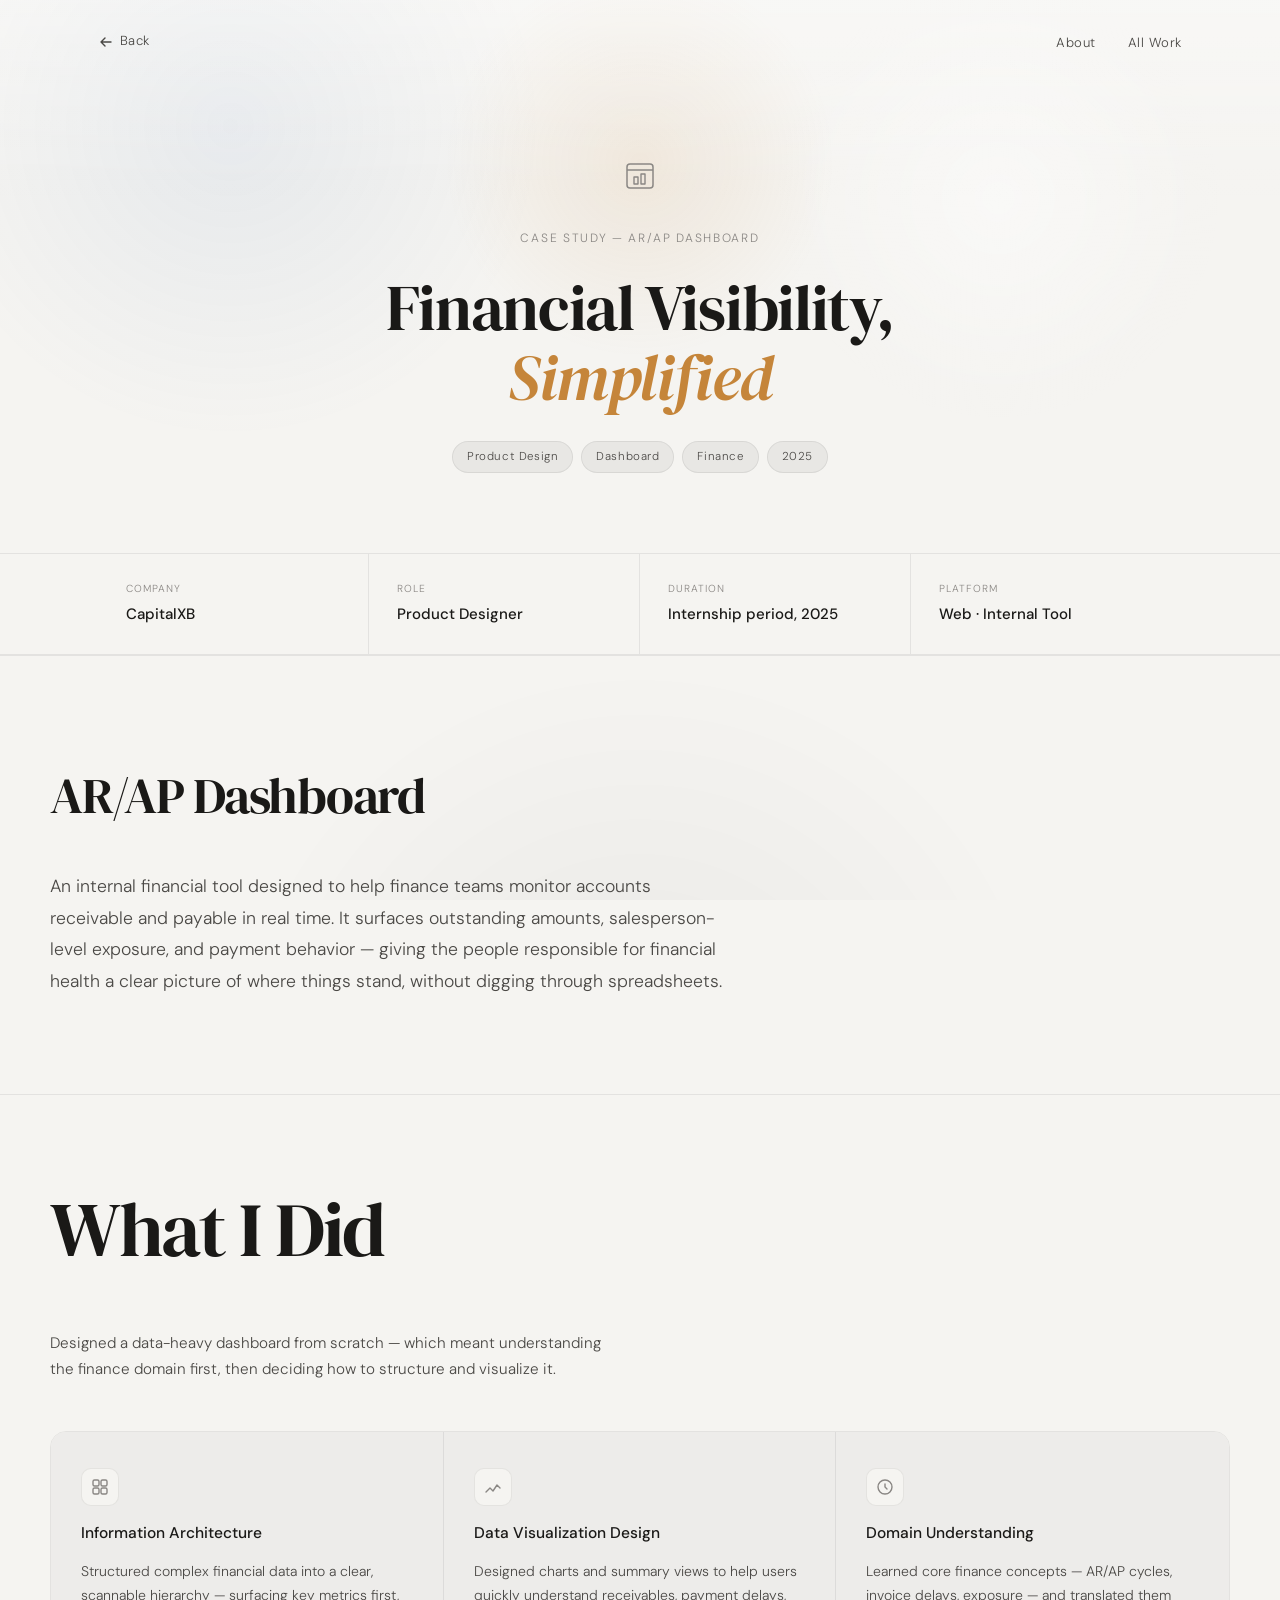
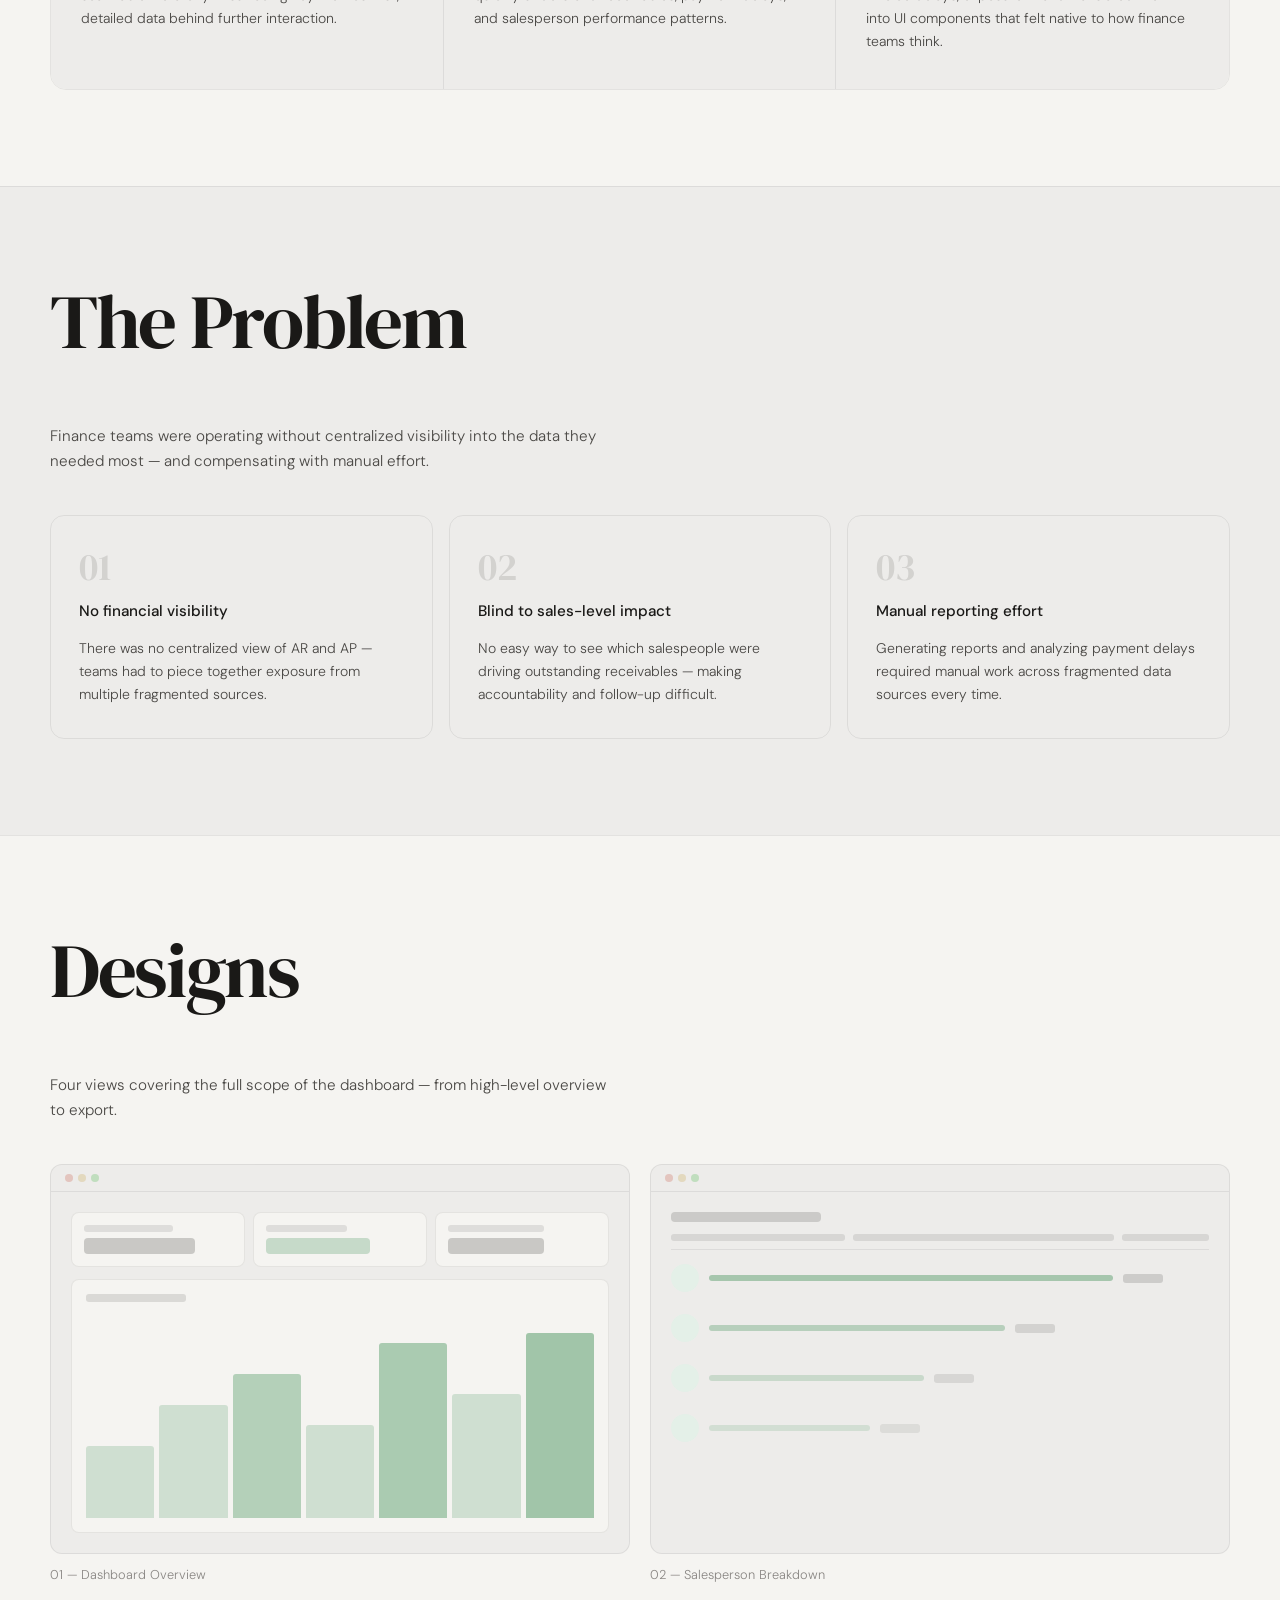
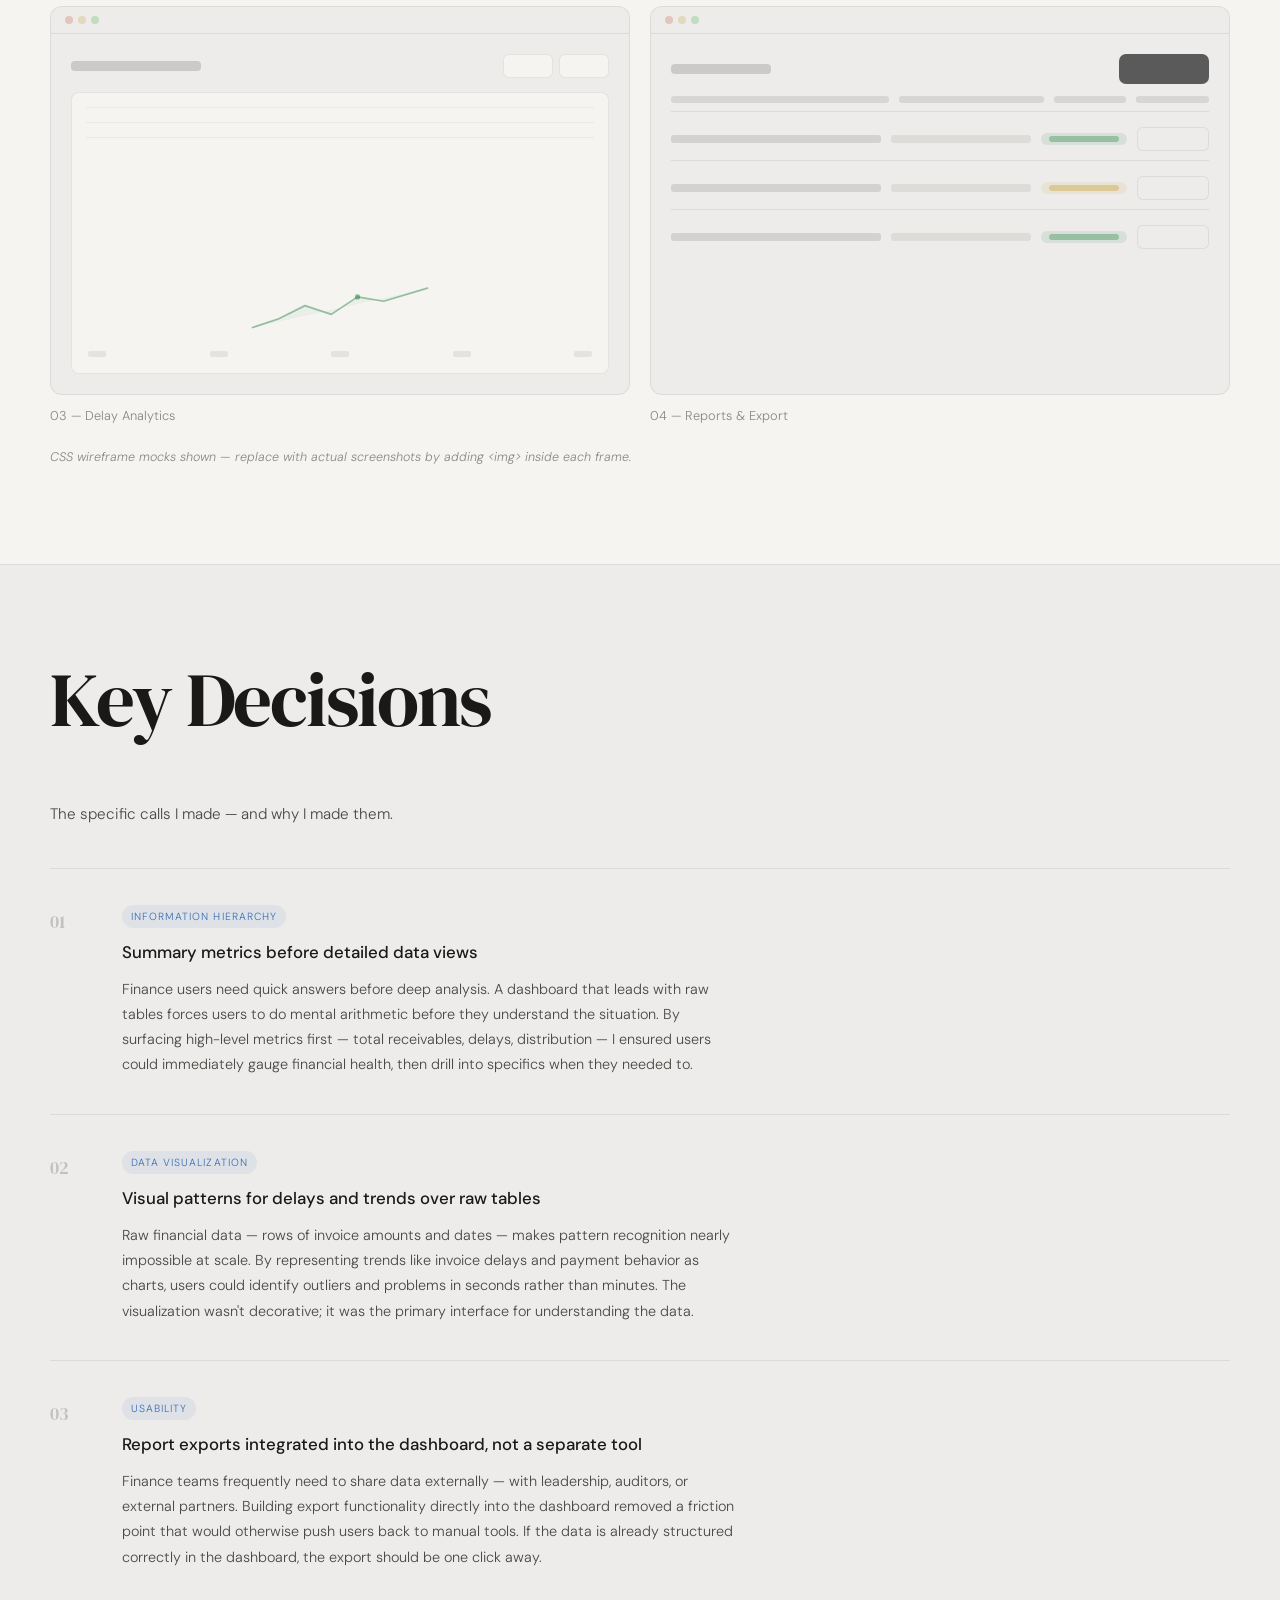
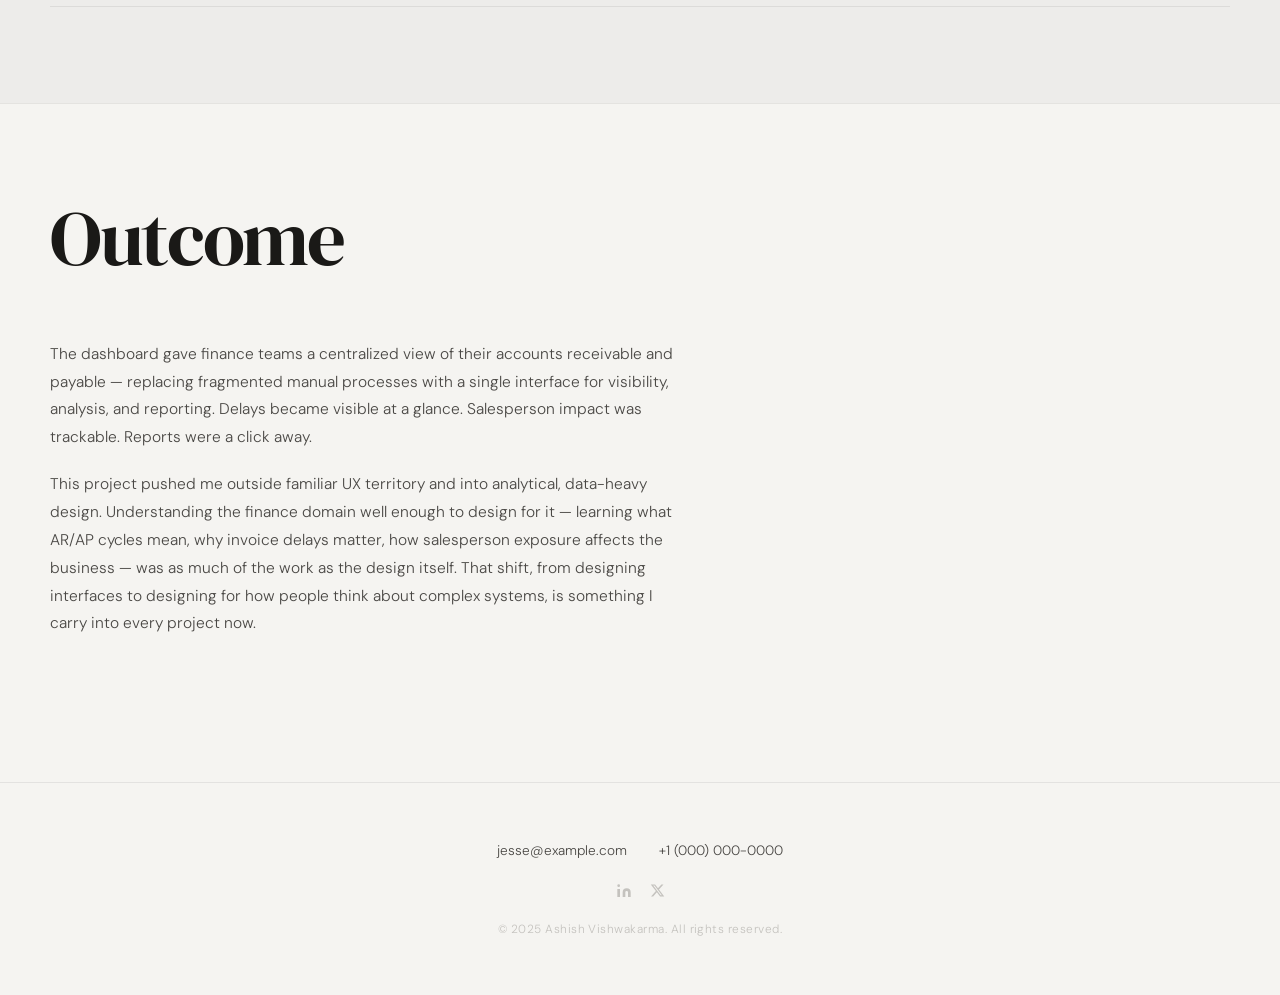
<file: arap.html>
<!DOCTYPE html>
<html lang="en">
<head>
  <meta charset="UTF-8" />
  <meta name="viewport" content="width=device-width, initial-scale=1.0" />
  <title>AR/AP Dashboard — Case Study</title>
  <link rel="stylesheet" href="styles.css" />
  <link rel="preconnect" href="https://fonts.googleapis.com">
  <link rel="preconnect" href="https://fonts.gstatic.com" crossorigin>
  <link href="https://fonts.googleapis.com/css2?family=DM+Serif+Display:ital@0;1&family=DM+Sans:ital,opsz,wght@0,9..40,300;0,9..40,400;0,9..40,500;1,9..40,300&display=swap" rel="stylesheet">
</head>
<body class="case-study-page">

  <!-- ==================== NAV ==================== -->
  <nav class="nav" aria-label="Main navigation">
    <div class="nav-inner">
      <a href="index.html" class="nav-back" aria-label="Back to portfolio">
        <svg width="16" height="16" viewBox="0 0 16 16" fill="none" aria-hidden="true"><path d="M13 8H3M7 4L3 8l4 4" stroke="currentColor" stroke-width="1.4" stroke-linecap="round" stroke-linejoin="round"/></svg>
        Back
      </a>
      <ul class="nav-links">
        <li><a href="index.html#about">About</a></li>
        <li><a href="index.html#work">All Work</a></li>
      </ul>
    </div>
  </nav>

  <!-- ==================== HERO ==================== -->
  <section class="cs-hero">
    <div class="cs-hero-inner">
      <div class="cs-icon reveal">
        <svg width="32" height="32" viewBox="0 0 32 32" fill="none">
          <rect x="3" y="4" width="26" height="24" rx="3" stroke="currentColor" stroke-width="1.5"/>
          <path d="M3 10h26" stroke="currentColor" stroke-width="1.5"/>
          <path d="M10 17h4v7h-4zM17 14h4v10h-4z" stroke="currentColor" stroke-width="1.4" stroke-linejoin="round"/>
        </svg>
      </div>
      <p class="cs-label reveal">Case Study — AR/AP Dashboard</p>
      <h1 class="cs-headline reveal">Financial Visibility,<br><em>Simplified</em></h1>
      <div class="cs-tags reveal">
        <span>Product Design</span>
        <span>Dashboard</span>
        <span>Finance</span>
        <span>2025</span>
      </div>
    </div>
  </section>

  <!-- ==================== CONTEXT STRIP ==================== -->
  <div class="cs-context reveal">
    <div class="cs-context-inner">
      <div class="cs-context-item">
        <span class="cs-context-label">Company</span>
        <span class="cs-context-value">CapitalXB</span>
      </div>
      <div class="cs-context-item">
        <span class="cs-context-label">Role</span>
        <span class="cs-context-value">Product Designer</span>
      </div>
      <div class="cs-context-item">
        <span class="cs-context-label">Duration</span>
        <span class="cs-context-value">Internship period, 2025</span>
      </div>
      <div class="cs-context-item">
        <span class="cs-context-label">Platform</span>
        <span class="cs-context-value">Web · Internal Tool</span>
      </div>
    </div>
  </div>

  <!-- ==================== OVERVIEW ==================== -->
  <section class="cs-section cs-overview">
    <div class="cs-section-inner reveal">
      <h2 class="cs-section-title-big">AR/AP Dashboard</h2>
      <p class="cs-overview-body">An internal financial tool designed to help finance teams monitor accounts receivable and payable in real time. It surfaces outstanding amounts, salesperson-level exposure, and payment behavior — giving the people responsible for financial health a clear picture of where things stand, without digging through spreadsheets.</p>
    </div>
  </section>

  <!-- ==================== WHAT I DID ==================== -->
  <section class="cs-section">
    <div class="cs-section-inner">
      <h2 class="cs-editorial-heading reveal">What I Did</h2>
      <p style="margin-top:12px;font-family:var(--font-sans);font-size:0.95rem;color:var(--ink-mid);max-width:560px;line-height:1.7;" class="reveal">Designed a data-heavy dashboard from scratch — which meant understanding the finance domain first, then deciding how to structure and visualize it.</p>
      <div class="cs-contrib-grid reveal">
        <div class="cs-contrib-item">
          <div class="cs-contrib-icon">
            <svg width="18" height="18" viewBox="0 0 18 18" fill="none"><rect x="2" y="2" width="6" height="6" rx="1.5" stroke="currentColor" stroke-width="1.4"/><rect x="10" y="2" width="6" height="6" rx="1.5" stroke="currentColor" stroke-width="1.4"/><rect x="2" y="10" width="6" height="6" rx="1.5" stroke="currentColor" stroke-width="1.4"/><rect x="10" y="10" width="6" height="6" rx="1.5" stroke="currentColor" stroke-width="1.4"/></svg>
          </div>
          <h4>Information Architecture</h4>
          <p>Structured complex financial data into a clear, scannable hierarchy — surfacing key metrics first, detailed data behind further interaction.</p>
        </div>
        <div class="cs-contrib-item">
          <div class="cs-contrib-icon">
            <svg width="18" height="18" viewBox="0 0 18 18" fill="none"><path d="M2 14l4-4 3 3 4-6 3 3" stroke="currentColor" stroke-width="1.4" stroke-linecap="round" stroke-linejoin="round"/></svg>
          </div>
          <h4>Data Visualization Design</h4>
          <p>Designed charts and summary views to help users quickly understand receivables, payment delays, and salesperson performance patterns.</p>
        </div>
        <div class="cs-contrib-item">
          <div class="cs-contrib-icon">
            <svg width="18" height="18" viewBox="0 0 18 18" fill="none"><circle cx="9" cy="9" r="7" stroke="currentColor" stroke-width="1.4"/><path d="M9 6v3l2 2" stroke="currentColor" stroke-width="1.4" stroke-linecap="round"/></svg>
          </div>
          <h4>Domain Understanding</h4>
          <p>Learned core finance concepts — AR/AP cycles, invoice delays, exposure — and translated them into UI components that felt native to how finance teams think.</p>
        </div>
      </div>
    </div>
  </section>

  <!-- ==================== THE PROBLEM ==================== -->
  <section class="cs-section" style="background: var(--bg-card);">
    <div class="cs-section-inner">
      <h2 class="cs-editorial-heading reveal">The Problem</h2>
      <p style="margin-top:14px;font-family:var(--font-sans);font-size:0.95rem;color:var(--ink-mid);max-width:560px;line-height:1.7;" class="reveal">Finance teams were operating without centralized visibility into the data they needed most — and compensating with manual effort.</p>
      <div class="cs-pain-grid reveal">
        <div class="cs-pain-card">
          <span class="cs-pain-num">01</span>
          <h4>No financial visibility</h4>
          <p>There was no centralized view of AR and AP — teams had to piece together exposure from multiple fragmented sources.</p>
        </div>
        <div class="cs-pain-card">
          <span class="cs-pain-num">02</span>
          <h4>Blind to sales-level impact</h4>
          <p>No easy way to see which salespeople were driving outstanding receivables — making accountability and follow-up difficult.</p>
        </div>
        <div class="cs-pain-card">
          <span class="cs-pain-num">03</span>
          <h4>Manual reporting effort</h4>
          <p>Generating reports and analyzing payment delays required manual work across fragmented data sources every time.</p>
        </div>
      </div>
    </div>
  </section>

  <!-- ==================== DESIGN SHOWCASE ==================== -->
  <section class="cs-section">
    <div class="cs-section-inner">
      <h2 class="cs-editorial-heading reveal">Designs</h2>
      <p style="margin-top:14px;font-family:var(--font-sans);font-size:0.95rem;color:var(--ink-mid);max-width:560px;line-height:1.7;" class="reveal">Four views covering the full scope of the dashboard — from high-level overview to export.</p>

      <div class="cs-showcase-grid reveal">

        <!-- Screen 1: Dashboard Overview -->
        <div class="cs-showcase-frame">
          <div class="cs-showcase-chrome"><span></span><span></span><span></span></div>
          <div class="cs-showcase-img">
            <!-- Replace with: <img src="your-screenshot.png" alt="Dashboard Overview"> -->
            <div style="height:100%;padding:20px;display:flex;flex-direction:column;gap:12px;">
              <div style="display:grid;grid-template-columns:repeat(3,1fr);gap:8px;">
                <div style="padding:12px;background:var(--bg);border-radius:8px;border:1px solid var(--border);display:flex;flex-direction:column;gap:6px;">
                  <div style="height:7px;width:60%;background:rgba(26,25,23,0.1);border-radius:3px;"></div>
                  <div style="height:16px;width:75%;background:rgba(26,25,23,0.2);border-radius:4px;"></div>
                </div>
                <div style="padding:12px;background:var(--bg);border-radius:8px;border:1px solid var(--border);display:flex;flex-direction:column;gap:6px;">
                  <div style="height:7px;width:55%;background:rgba(26,25,23,0.1);border-radius:3px;"></div>
                  <div style="height:16px;width:70%;background:rgba(58,140,80,0.25);border-radius:4px;"></div>
                </div>
                <div style="padding:12px;background:var(--bg);border-radius:8px;border:1px solid var(--border);display:flex;flex-direction:column;gap:6px;">
                  <div style="height:7px;width:65%;background:rgba(26,25,23,0.1);border-radius:3px;"></div>
                  <div style="height:16px;width:65%;background:rgba(26,25,23,0.2);border-radius:4px;"></div>
                </div>
              </div>
              <div style="flex:1;background:var(--bg);border-radius:8px;border:1px solid var(--border);padding:14px;display:flex;flex-direction:column;gap:10px;">
                <div style="height:8px;width:100px;background:rgba(26,25,23,0.12);border-radius:3px;"></div>
                <div style="flex:1;display:flex;align-items:flex-end;gap:5px;">
                  <div style="flex:1;height:35%;background:rgba(58,140,80,0.2);border-radius:3px 3px 0 0;"></div>
                  <div style="flex:1;height:55%;background:rgba(58,140,80,0.2);border-radius:3px 3px 0 0;"></div>
                  <div style="flex:1;height:70%;background:rgba(58,140,80,0.35);border-radius:3px 3px 0 0;"></div>
                  <div style="flex:1;height:45%;background:rgba(58,140,80,0.2);border-radius:3px 3px 0 0;"></div>
                  <div style="flex:1;height:85%;background:rgba(58,140,80,0.4);border-radius:3px 3px 0 0;"></div>
                  <div style="flex:1;height:60%;background:rgba(58,140,80,0.2);border-radius:3px 3px 0 0;"></div>
                  <div style="flex:1;height:90%;background:rgba(58,140,80,0.45);border-radius:3px 3px 0 0;"></div>
                </div>
              </div>
            </div>
          </div>
          <p class="cs-showcase-caption">01 — Dashboard Overview</p>
        </div>

        <!-- Screen 2: Salesperson Breakdown -->
        <div class="cs-showcase-frame">
          <div class="cs-showcase-chrome"><span></span><span></span><span></span></div>
          <div class="cs-showcase-img">
            <!-- Replace with: <img src="your-screenshot.png" alt="Salesperson Breakdown"> -->
            <div style="height:100%;padding:20px;display:flex;flex-direction:column;gap:12px;">
              <div style="height:10px;width:150px;background:rgba(26,25,23,0.16);border-radius:4px;"></div>
              <div style="display:flex;flex-direction:column;gap:6px;flex:1;">
                <div style="display:flex;gap:8px;padding:0 0 8px;border-bottom:1px solid var(--border);">
                  <div style="flex:2;height:7px;background:rgba(26,25,23,0.1);border-radius:3px;"></div>
                  <div style="flex:3;height:7px;background:rgba(26,25,23,0.1);border-radius:3px;"></div>
                  <div style="flex:1;height:7px;background:rgba(26,25,23,0.1);border-radius:3px;"></div>
                </div>
                <div style="display:flex;align-items:center;gap:10px;padding:8px 0;">
                  <div style="width:28px;height:28px;border-radius:50%;background:#e4f0e8;flex-shrink:0;"></div>
                  <div style="flex:1;height:6px;background:rgba(58,140,80,0.4);border-radius:3px;max-width:75%;"></div>
                  <div style="width:40px;height:9px;background:rgba(26,25,23,0.15);border-radius:3px;flex-shrink:0;"></div>
                </div>
                <div style="display:flex;align-items:center;gap:10px;padding:8px 0;">
                  <div style="width:28px;height:28px;border-radius:50%;background:#e4f0e8;flex-shrink:0;"></div>
                  <div style="flex:1;height:6px;background:rgba(58,140,80,0.3);border-radius:3px;max-width:55%;"></div>
                  <div style="width:40px;height:9px;background:rgba(26,25,23,0.12);border-radius:3px;flex-shrink:0;"></div>
                </div>
                <div style="display:flex;align-items:center;gap:10px;padding:8px 0;">
                  <div style="width:28px;height:28px;border-radius:50%;background:#e4f0e8;flex-shrink:0;"></div>
                  <div style="flex:1;height:6px;background:rgba(58,140,80,0.2);border-radius:3px;max-width:40%;"></div>
                  <div style="width:40px;height:9px;background:rgba(26,25,23,0.1);border-radius:3px;flex-shrink:0;"></div>
                </div>
                <div style="display:flex;align-items:center;gap:10px;padding:8px 0;">
                  <div style="width:28px;height:28px;border-radius:50%;background:#e4f0e8;flex-shrink:0;"></div>
                  <div style="flex:1;height:6px;background:rgba(58,140,80,0.15);border-radius:3px;max-width:30%;"></div>
                  <div style="width:40px;height:9px;background:rgba(26,25,23,0.08);border-radius:3px;flex-shrink:0;"></div>
                </div>
              </div>
            </div>
          </div>
          <p class="cs-showcase-caption">02 — Salesperson Breakdown</p>
        </div>

      </div>

      <div class="cs-showcase-grid reveal">

        <!-- Screen 3: Delay Analytics -->
        <div class="cs-showcase-frame">
          <div class="cs-showcase-chrome"><span></span><span></span><span></span></div>
          <div class="cs-showcase-img">
            <!-- Replace with: <img src="your-screenshot.png" alt="Delay Analytics"> -->
            <div style="height:100%;padding:20px;display:flex;flex-direction:column;gap:14px;">
              <div style="display:flex;justify-content:space-between;align-items:center;">
                <div style="height:10px;width:130px;background:rgba(26,25,23,0.16);border-radius:4px;"></div>
                <div style="display:flex;gap:6px;">
                  <div style="height:24px;width:50px;background:var(--bg);border-radius:6px;border:1px solid var(--border);"></div>
                  <div style="height:24px;width:50px;background:var(--bg);border-radius:6px;border:1px solid var(--border);"></div>
                </div>
              </div>
              <div style="flex:1;background:var(--bg);border-radius:8px;border:1px solid var(--border);padding:16px;display:flex;flex-direction:column;justify-content:flex-end;gap:0;position:relative;">
                <div style="position:absolute;top:14px;left:14px;right:14px;display:flex;flex-direction:column;gap:14px;">
                  <div style="height:1px;background:rgba(26,25,23,0.05);"></div>
                  <div style="height:1px;background:rgba(26,25,23,0.05);"></div>
                  <div style="height:1px;background:rgba(26,25,23,0.05);"></div>
                </div>
                <svg viewBox="0 0 200 80" width="100%" height="70" style="display:block;">
                  <polyline points="0,60 30,50 60,35 90,45 120,25 150,30 200,15" fill="none" stroke="rgba(58,140,80,0.5)" stroke-width="2" stroke-linecap="round" stroke-linejoin="round"/>
                  <polyline points="0,60 30,50 60,35 90,45 120,25 150,30 200,15" fill="rgba(58,140,80,0.06)" stroke="none"/>
                  <circle cx="120" cy="25" r="3" fill="rgba(58,140,80,0.6)"/>
                </svg>
                <div style="display:flex;justify-content:space-between;margin-top:6px;">
                  <div style="height:6px;width:18px;background:rgba(26,25,23,0.08);border-radius:2px;"></div>
                  <div style="height:6px;width:18px;background:rgba(26,25,23,0.08);border-radius:2px;"></div>
                  <div style="height:6px;width:18px;background:rgba(26,25,23,0.08);border-radius:2px;"></div>
                  <div style="height:6px;width:18px;background:rgba(26,25,23,0.08);border-radius:2px;"></div>
                  <div style="height:6px;width:18px;background:rgba(26,25,23,0.08);border-radius:2px;"></div>
                </div>
              </div>
            </div>
          </div>
          <p class="cs-showcase-caption">03 — Delay Analytics</p>
        </div>

        <!-- Screen 4: Reports & Export -->
        <div class="cs-showcase-frame">
          <div class="cs-showcase-chrome"><span></span><span></span><span></span></div>
          <div class="cs-showcase-img">
            <!-- Replace with: <img src="your-screenshot.png" alt="Reports & Export"> -->
            <div style="height:100%;padding:20px;display:flex;flex-direction:column;gap:12px;">
              <div style="display:flex;justify-content:space-between;align-items:center;">
                <div style="height:10px;width:100px;background:rgba(26,25,23,0.16);border-radius:4px;"></div>
                <div style="height:30px;width:90px;background:#2a2a2a;border-radius:7px;opacity:0.75;"></div>
              </div>
              <div style="display:flex;flex-direction:column;gap:6px;flex:1;">
                <div style="display:flex;gap:10px;padding:0 0 8px;border-bottom:1px solid var(--border);">
                  <div style="flex:3;height:7px;background:rgba(26,25,23,0.1);border-radius:3px;"></div>
                  <div style="flex:2;height:7px;background:rgba(26,25,23,0.1);border-radius:3px;"></div>
                  <div style="flex:1;height:7px;background:rgba(26,25,23,0.1);border-radius:3px;"></div>
                  <div style="flex:1;height:7px;background:rgba(26,25,23,0.1);border-radius:3px;"></div>
                </div>
                <div style="display:flex;align-items:center;gap:10px;padding:9px 0;border-bottom:1px solid var(--border);">
                  <div style="flex:3;height:8px;background:rgba(26,25,23,0.12);border-radius:3px;"></div>
                  <div style="flex:2;height:8px;background:rgba(26,25,23,0.08);border-radius:3px;"></div>
                  <div style="flex:1;padding:3px 8px;background:rgba(58,140,80,0.12);border-radius:100px;"><div style="height:6px;background:rgba(58,140,80,0.4);border-radius:3px;"></div></div>
                  <div style="flex:1;width:24px;height:24px;border-radius:6px;background:var(--bg-card);border:1px solid var(--border);flex-shrink:0;"></div>
                </div>
                <div style="display:flex;align-items:center;gap:10px;padding:9px 0;border-bottom:1px solid var(--border);">
                  <div style="flex:3;height:8px;background:rgba(26,25,23,0.12);border-radius:3px;"></div>
                  <div style="flex:2;height:8px;background:rgba(26,25,23,0.08);border-radius:3px;"></div>
                  <div style="flex:1;padding:3px 8px;background:rgba(200,160,60,0.12);border-radius:100px;"><div style="height:6px;background:rgba(200,160,60,0.4);border-radius:3px;"></div></div>
                  <div style="flex:1;width:24px;height:24px;border-radius:6px;background:var(--bg-card);border:1px solid var(--border);flex-shrink:0;"></div>
                </div>
                <div style="display:flex;align-items:center;gap:10px;padding:9px 0;">
                  <div style="flex:3;height:8px;background:rgba(26,25,23,0.12);border-radius:3px;"></div>
                  <div style="flex:2;height:8px;background:rgba(26,25,23,0.08);border-radius:3px;"></div>
                  <div style="flex:1;padding:3px 8px;background:rgba(58,140,80,0.12);border-radius:100px;"><div style="height:6px;background:rgba(58,140,80,0.4);border-radius:3px;"></div></div>
                  <div style="flex:1;width:24px;height:24px;border-radius:6px;background:var(--bg-card);border:1px solid var(--border);flex-shrink:0;"></div>
                </div>
              </div>
            </div>
          </div>
          <p class="cs-showcase-caption">04 — Reports &amp; Export</p>
        </div>

      </div>

      <p style="margin-top:20px;font-family:var(--font-sans);font-size:0.78rem;color:var(--ink-soft);font-style:italic;" class="reveal">CSS wireframe mocks shown — replace with actual screenshots by adding &lt;img&gt; inside each frame.</p>
    </div>
  </section>

  <!-- ==================== KEY DECISIONS ==================== -->
  <section class="cs-section" style="background: var(--bg-card);">
    <div class="cs-section-inner">
      <h2 class="cs-editorial-heading reveal">Key Decisions</h2>
      <p style="margin-top:14px;font-family:var(--font-sans);font-size:0.95rem;color:var(--ink-mid);max-width:560px;line-height:1.7;" class="reveal">The specific calls I made — and why I made them.</p>

      <div class="cs-decisions reveal">

        <div class="cs-decision-card">
          <span class="cs-decision-num">01</span>
          <div class="cs-decision-body">
            <span class="cs-decision-tag">Information Hierarchy</span>
            <h4>Summary metrics before detailed data views</h4>
            <p>Finance users need quick answers before deep analysis. A dashboard that leads with raw tables forces users to do mental arithmetic before they understand the situation. By surfacing high-level metrics first — total receivables, delays, distribution — I ensured users could immediately gauge financial health, then drill into specifics when they needed to.</p>
          </div>
        </div>

        <div class="cs-decision-card">
          <span class="cs-decision-num">02</span>
          <div class="cs-decision-body">
            <span class="cs-decision-tag">Data Visualization</span>
            <h4>Visual patterns for delays and trends over raw tables</h4>
            <p>Raw financial data — rows of invoice amounts and dates — makes pattern recognition nearly impossible at scale. By representing trends like invoice delays and payment behavior as charts, users could identify outliers and problems in seconds rather than minutes. The visualization wasn't decorative; it was the primary interface for understanding the data.</p>
          </div>
        </div>

        <div class="cs-decision-card">
          <span class="cs-decision-num">03</span>
          <div class="cs-decision-body">
            <span class="cs-decision-tag">Usability</span>
            <h4>Report exports integrated into the dashboard, not a separate tool</h4>
            <p>Finance teams frequently need to share data externally — with leadership, auditors, or external partners. Building export functionality directly into the dashboard removed a friction point that would otherwise push users back to manual tools. If the data is already structured correctly in the dashboard, the export should be one click away.</p>
          </div>
        </div>

      </div>
    </div>
  </section>

  <!-- ==================== OUTCOME ==================== -->
  <section class="cs-section cs-editorial-section">
    <div class="cs-section-inner">
      <h2 class="cs-editorial-heading reveal">Outcome</h2>
      <div class="cs-editorial-sub reveal">
        <p>The dashboard gave finance teams a centralized view of their accounts receivable and payable — replacing fragmented manual processes with a single interface for visibility, analysis, and reporting. Delays became visible at a glance. Salesperson impact was trackable. Reports were a click away.</p>
        <p style="margin-top: 1.2em;">This project pushed me outside familiar UX territory and into analytical, data-heavy design. Understanding the finance domain well enough to design for it — learning what AR/AP cycles mean, why invoice delays matter, how salesperson exposure affects the business — was as much of the work as the design itself. That shift, from designing interfaces to designing for how people think about complex systems, is something I carry into every project now.</p>
      </div>
    </div>
  </section>

  <!-- ==================== FOOTER ==================== -->
  <footer class="footer">
    <div class="footer-inner">
      <div class="footer-contact">
        <a href="mailto:jesse@example.com" class="footer-email">jesse@example.com</a>
        <a href="tel:+10000000000" class="footer-phone">+1 (000) 000-0000</a>
      </div>
      <div class="footer-social">
        <a href="#" aria-label="LinkedIn">
          <svg width="16" height="16" viewBox="0 0 24 24" fill="currentColor"><path d="M16 8a6 6 0 0 1 6 6v7h-4v-7a2 2 0 0 0-2-2 2 2 0 0 0-2 2v7h-4v-7a6 6 0 0 1 6-6zM2 9h4v12H2z"/><circle cx="4" cy="4" r="2"/></svg>
        </a>
        <a href="#" aria-label="Twitter / X">
          <svg width="15" height="15" viewBox="0 0 24 24" fill="currentColor"><path d="M18.244 2.25h3.308l-7.227 8.26 8.502 11.24H16.17l-5.214-6.817L4.99 21.75H1.68l7.73-8.835L1.254 2.25H8.08l4.713 6.231zm-1.161 17.52h1.833L7.084 4.126H5.117z"/></svg>
        </a>
      </div>
      <p class="footer-copy">&copy; 2025 Ashish Vishwakarma. All rights reserved.</p>
    </div>
  </footer>

  <script src="script.js"></script>
</body>
</html>
</file>
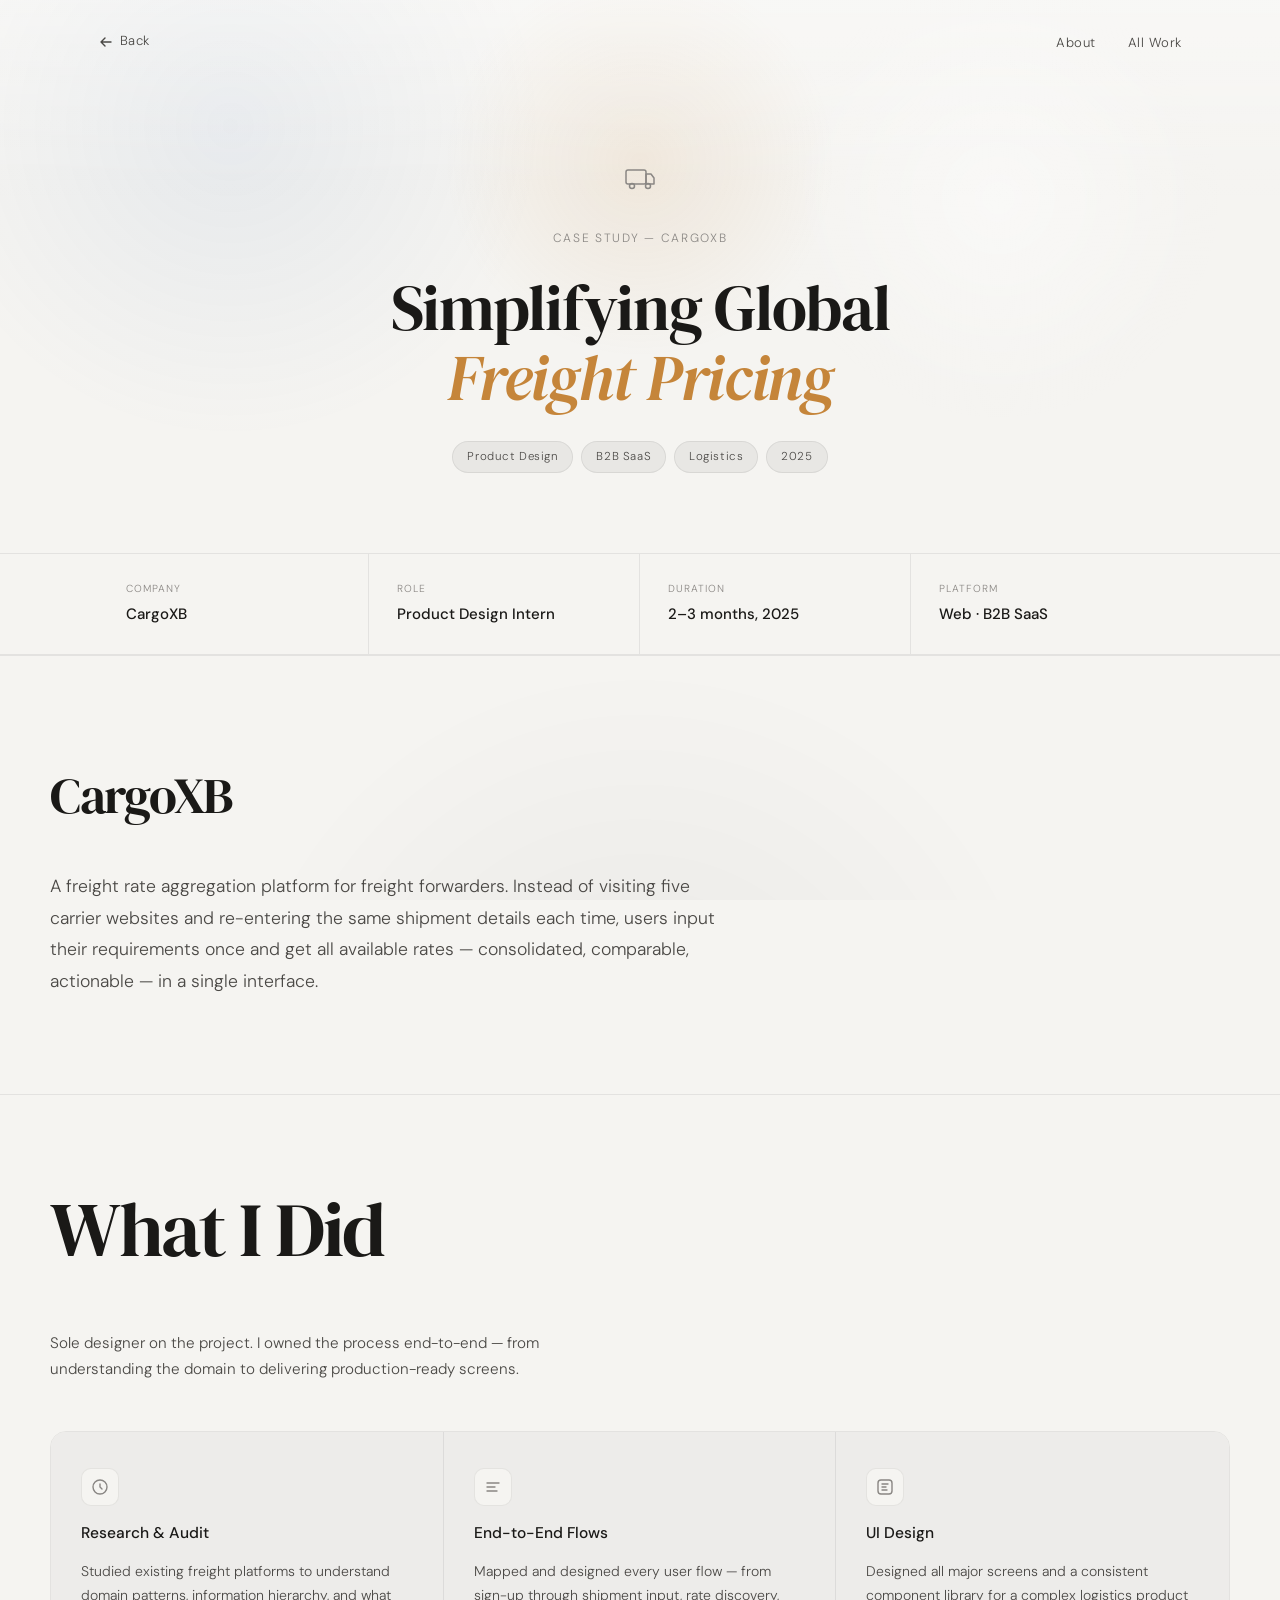
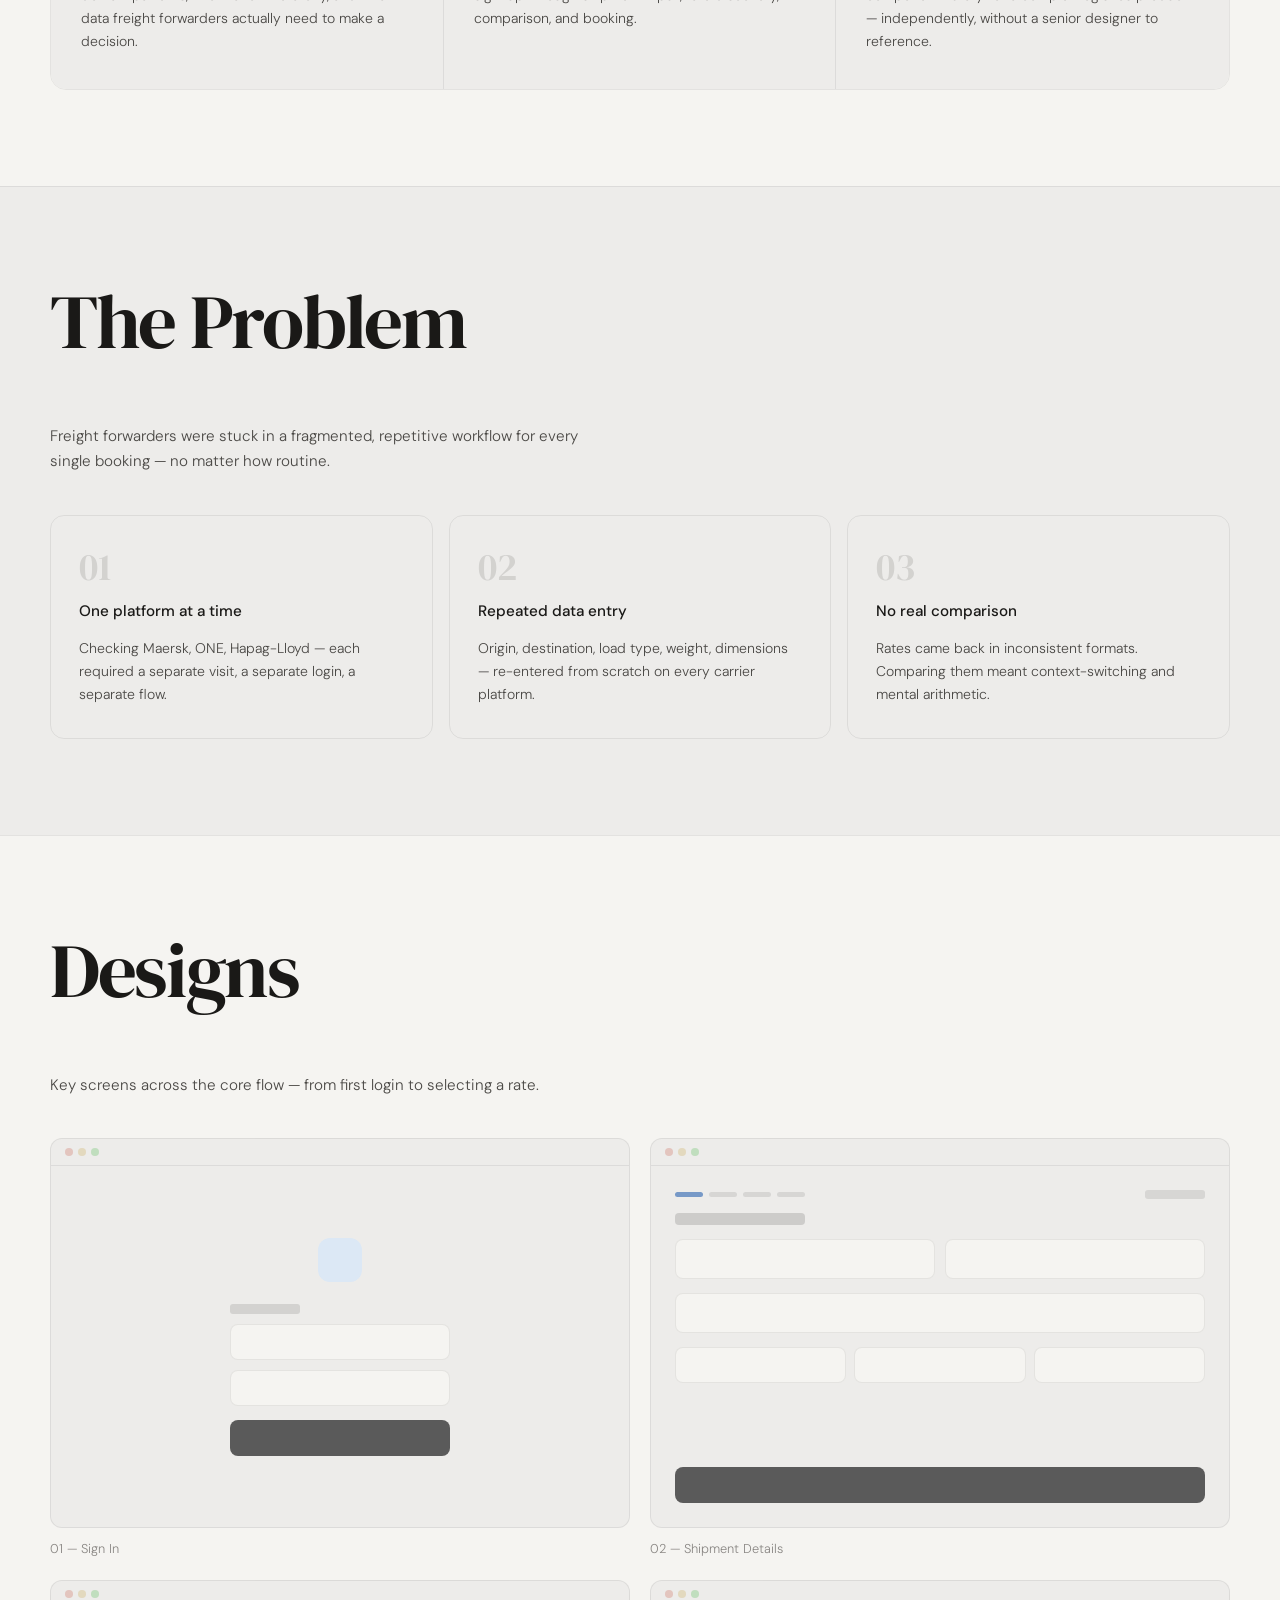
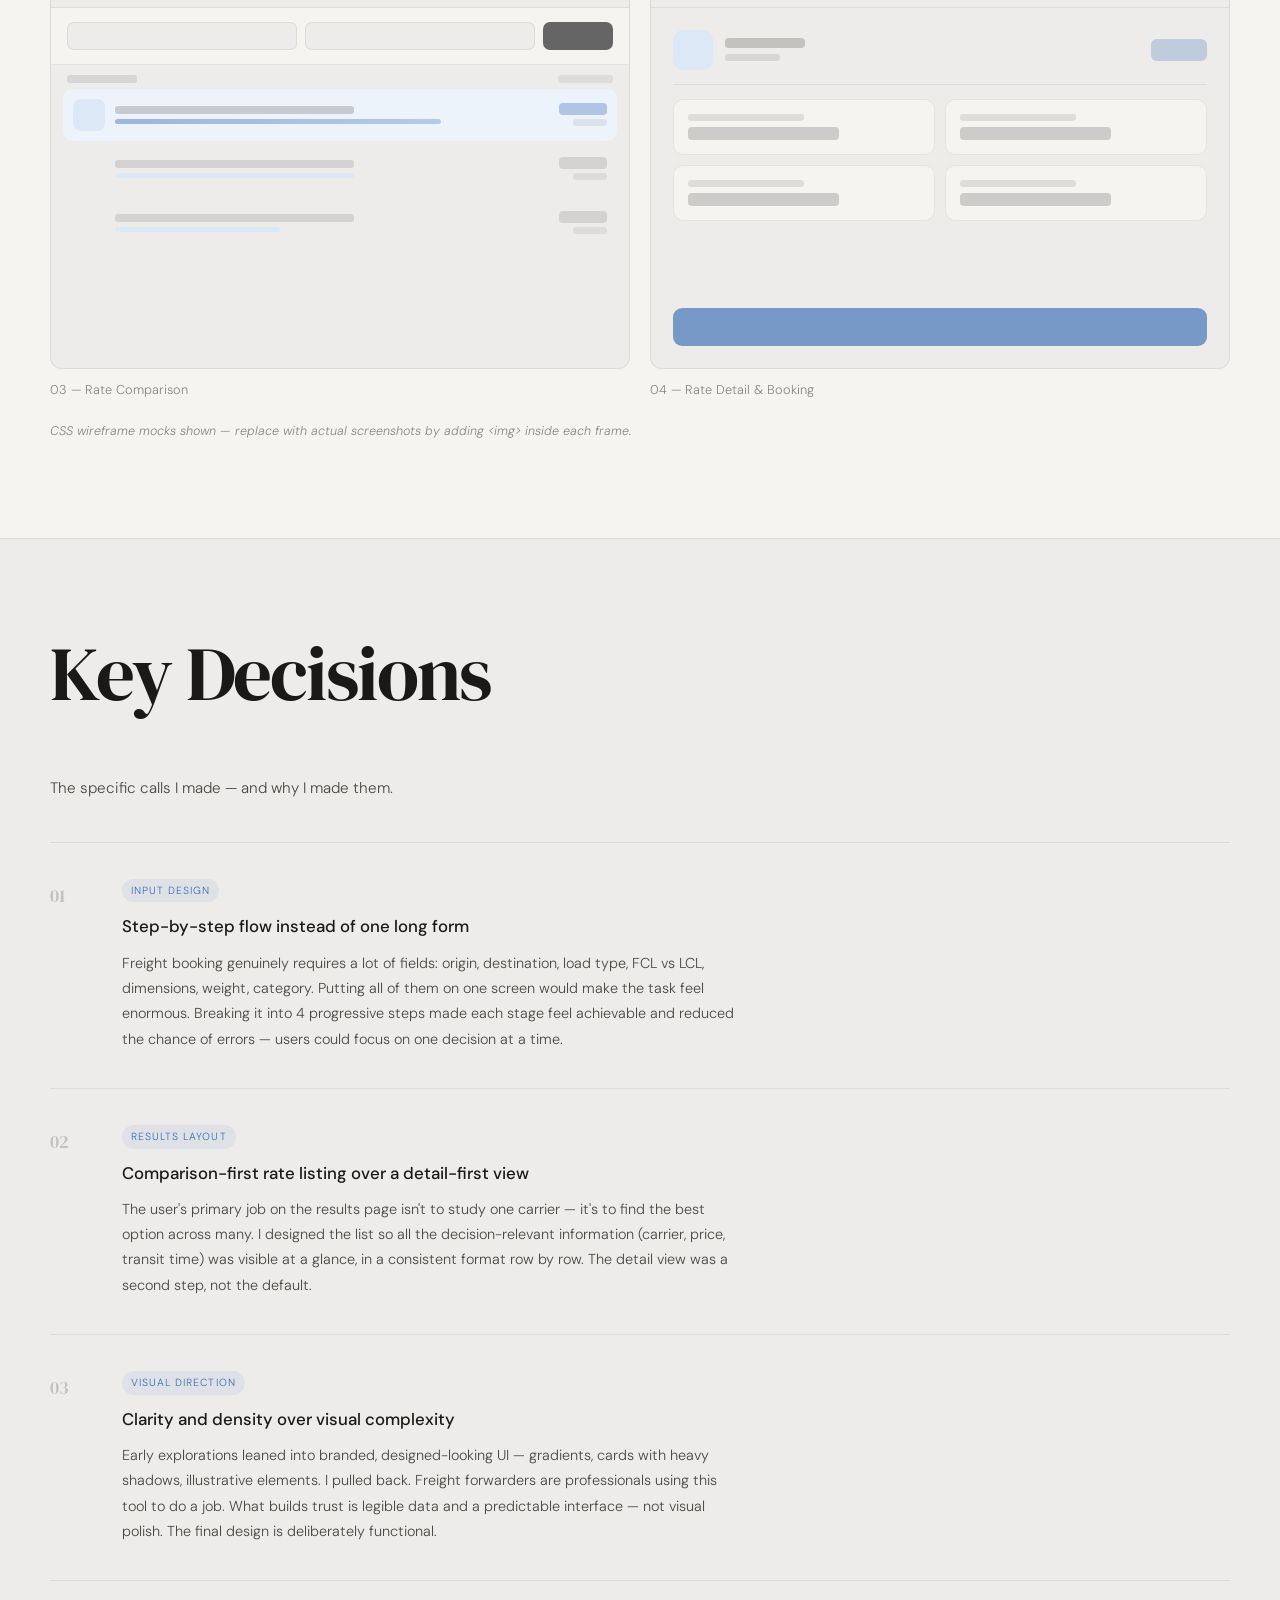
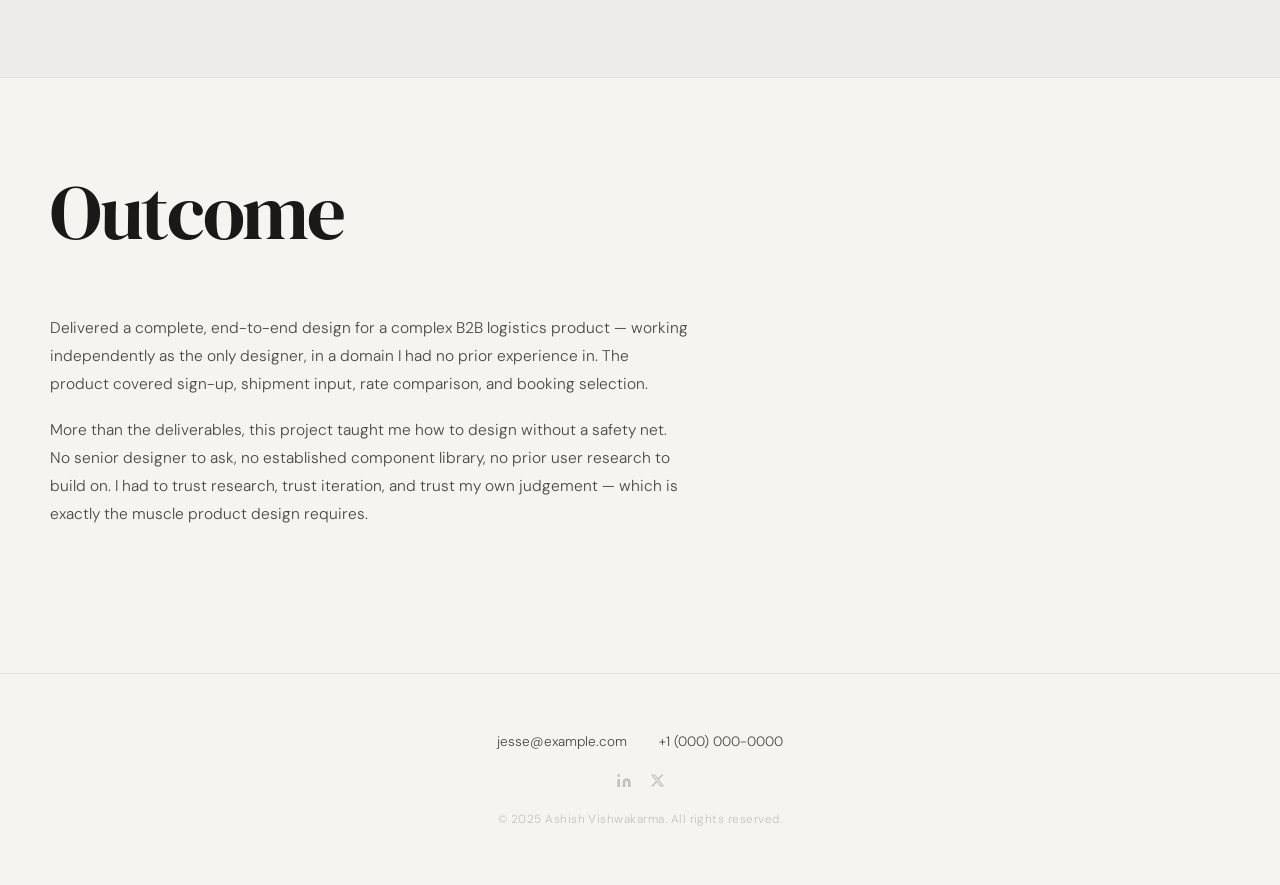
<file: cargoxb.html>
<!DOCTYPE html>
<html lang="en">
<head>
  <meta charset="UTF-8" />
  <meta name="viewport" content="width=device-width, initial-scale=1.0" />
  <title>CargoXB — Case Study</title>
  <link rel="stylesheet" href="styles.css" />
  <link rel="preconnect" href="https://fonts.googleapis.com">
  <link rel="preconnect" href="https://fonts.gstatic.com" crossorigin>
  <link href="https://fonts.googleapis.com/css2?family=DM+Serif+Display:ital@0;1&family=DM+Sans:ital,opsz,wght@0,9..40,300;0,9..40,400;0,9..40,500;1,9..40,300&display=swap" rel="stylesheet">
</head>
<body class="case-study-page">

  <!-- ==================== NAV ==================== -->
  <nav class="nav" aria-label="Main navigation">
    <div class="nav-inner">
      <a href="index.html" class="nav-back" aria-label="Back to portfolio">
        <svg width="16" height="16" viewBox="0 0 16 16" fill="none" aria-hidden="true"><path d="M13 8H3M7 4L3 8l4 4" stroke="currentColor" stroke-width="1.4" stroke-linecap="round" stroke-linejoin="round"/></svg>
        Back
      </a>
      <ul class="nav-links">
        <li><a href="index.html#about">About</a></li>
        <li><a href="index.html#work">All Work</a></li>
      </ul>
    </div>
  </nav>

  <!-- ==================== HERO ==================== -->
  <section class="cs-hero">
    <div class="cs-hero-inner">
      <div class="cs-icon reveal">
        <svg width="32" height="32" viewBox="0 0 32 32" fill="none">
          <rect x="2" y="10" width="20" height="14" rx="2" stroke="currentColor" stroke-width="1.5"/>
          <path d="M22 14h5l3 4v6h-8V14z" stroke="currentColor" stroke-width="1.5" stroke-linejoin="round"/>
          <circle cx="8" cy="26" r="2.5" stroke="currentColor" stroke-width="1.5"/>
          <circle cx="24" cy="26" r="2.5" stroke="currentColor" stroke-width="1.5"/>
        </svg>
      </div>
      <p class="cs-label reveal">Case Study — CargoXB</p>
      <h1 class="cs-headline reveal">Simplifying Global<br><em>Freight Pricing</em></h1>
      <div class="cs-tags reveal">
        <span>Product Design</span>
        <span>B2B SaaS</span>
        <span>Logistics</span>
        <span>2025</span>
      </div>
    </div>
  </section>

  <!-- ==================== CONTEXT STRIP ==================== -->
  <div class="cs-context reveal">
    <div class="cs-context-inner">
      <div class="cs-context-item">
        <span class="cs-context-label">Company</span>
        <span class="cs-context-value">CargoXB</span>
      </div>
      <div class="cs-context-item">
        <span class="cs-context-label">Role</span>
        <span class="cs-context-value">Product Design Intern</span>
      </div>
      <div class="cs-context-item">
        <span class="cs-context-label">Duration</span>
        <span class="cs-context-value">2–3 months, 2025</span>
      </div>
      <div class="cs-context-item">
        <span class="cs-context-label">Platform</span>
        <span class="cs-context-value">Web · B2B SaaS</span>
      </div>
    </div>
  </div>

  <!-- ==================== OVERVIEW ==================== -->
  <section class="cs-section cs-overview">
    <div class="cs-section-inner reveal">
      <h2 class="cs-section-title-big">CargoXB</h2>
      <p class="cs-overview-body">A freight rate aggregation platform for freight forwarders. Instead of visiting five carrier websites and re-entering the same shipment details each time, users input their requirements once and get all available rates — consolidated, comparable, actionable — in a single interface.</p>
    </div>
  </section>

  <!-- ==================== WHAT I DID ==================== -->
  <section class="cs-section">
    <div class="cs-section-inner">
      <h2 class="cs-editorial-heading reveal">What I Did</h2>
      <p class="cs-editorial-sub reveal" style="margin-top: 12px;">
        <p style="font-family:var(--font-sans);font-size:0.95rem;color:var(--ink-mid);max-width:560px;line-height:1.7;">Sole designer on the project. I owned the process end-to-end — from understanding the domain to delivering production-ready screens.</p>
      </p>
      <div class="cs-contrib-grid reveal">
        <div class="cs-contrib-item">
          <div class="cs-contrib-icon">
            <svg width="18" height="18" viewBox="0 0 18 18" fill="none"><circle cx="9" cy="9" r="7" stroke="currentColor" stroke-width="1.4"/><path d="M9 6v3l2 2" stroke="currentColor" stroke-width="1.4" stroke-linecap="round"/></svg>
          </div>
          <h4>Research &amp; Audit</h4>
          <p>Studied existing freight platforms to understand domain patterns, information hierarchy, and what data freight forwarders actually need to make a decision.</p>
        </div>
        <div class="cs-contrib-item">
          <div class="cs-contrib-icon">
            <svg width="18" height="18" viewBox="0 0 18 18" fill="none"><path d="M3 5h12M3 9h8M3 13h10" stroke="currentColor" stroke-width="1.4" stroke-linecap="round"/></svg>
          </div>
          <h4>End-to-End Flows</h4>
          <p>Mapped and designed every user flow — from sign-up through shipment input, rate discovery, comparison, and booking.</p>
        </div>
        <div class="cs-contrib-item">
          <div class="cs-contrib-icon">
            <svg width="18" height="18" viewBox="0 0 18 18" fill="none"><rect x="2" y="2" width="14" height="14" rx="3" stroke="currentColor" stroke-width="1.4"/><path d="M6 6h6M6 9h4M6 12h5" stroke="currentColor" stroke-width="1.4" stroke-linecap="round"/></svg>
          </div>
          <h4>UI Design</h4>
          <p>Designed all major screens and a consistent component library for a complex logistics product — independently, without a senior designer to reference.</p>
        </div>
      </div>
    </div>
  </section>

  <!-- ==================== THE PROBLEM ==================== -->
  <section class="cs-section" style="background: var(--bg-card);">
    <div class="cs-section-inner">
      <h2 class="cs-editorial-heading reveal">The Problem</h2>
      <p style="margin-top:14px;font-family:var(--font-sans);font-size:0.95rem;color:var(--ink-mid);max-width:560px;line-height:1.7;" class="reveal">Freight forwarders were stuck in a fragmented, repetitive workflow for every single booking — no matter how routine.</p>
      <div class="cs-pain-grid reveal">
        <div class="cs-pain-card">
          <span class="cs-pain-num">01</span>
          <h4>One platform at a time</h4>
          <p>Checking Maersk, ONE, Hapag-Lloyd — each required a separate visit, a separate login, a separate flow.</p>
        </div>
        <div class="cs-pain-card">
          <span class="cs-pain-num">02</span>
          <h4>Repeated data entry</h4>
          <p>Origin, destination, load type, weight, dimensions — re-entered from scratch on every carrier platform.</p>
        </div>
        <div class="cs-pain-card">
          <span class="cs-pain-num">03</span>
          <h4>No real comparison</h4>
          <p>Rates came back in inconsistent formats. Comparing them meant context-switching and mental arithmetic.</p>
        </div>
      </div>
    </div>
  </section>

  <!-- ==================== DESIGN SHOWCASE ==================== -->
  <section class="cs-section">
    <div class="cs-section-inner">
      <h2 class="cs-editorial-heading reveal">Designs</h2>
      <p style="margin-top:14px;font-family:var(--font-sans);font-size:0.95rem;color:var(--ink-mid);max-width:560px;line-height:1.7;" class="reveal">Key screens across the core flow — from first login to selecting a rate.</p>

      <div class="cs-showcase-grid reveal">

        <!-- Screen 1: Login -->
        <div class="cs-showcase-frame">
          <div class="cs-showcase-chrome"><span></span><span></span><span></span></div>
          <div class="cs-showcase-img">
            <!-- Replace with: <img src="your-screenshot.png" alt="Sign In"> -->
            <div style="height:100%;display:flex;flex-direction:column;align-items:center;justify-content:center;gap:22px;padding:36px;">
              <div style="width:44px;height:44px;border-radius:12px;background:#dce8f5;"></div>
              <div style="width:220px;display:flex;flex-direction:column;gap:10px;">
                <div style="height:10px;width:70px;background:rgba(26,25,23,0.12);border-radius:3px;"></div>
                <div style="height:36px;background:var(--bg);border-radius:8px;border:1px solid var(--border);"></div>
                <div style="height:36px;background:var(--bg);border-radius:8px;border:1px solid var(--border);"></div>
                <div style="height:36px;background:#2a2a2a;border-radius:8px;opacity:0.75;margin-top:4px;"></div>
              </div>
            </div>
          </div>
          <p class="cs-showcase-caption">01 — Sign In</p>
        </div>

        <!-- Screen 2: Shipment Input -->
        <div class="cs-showcase-frame">
          <div class="cs-showcase-chrome"><span></span><span></span><span></span></div>
          <div class="cs-showcase-img">
            <!-- Replace with: <img src="your-screenshot.png" alt="Shipment Input"> -->
            <div style="height:100%;padding:24px;display:flex;flex-direction:column;gap:14px;">
              <div style="display:flex;gap:6px;align-items:center;">
                <div style="width:28px;height:5px;border-radius:3px;background:#3a6db5;opacity:0.65;"></div>
                <div style="width:28px;height:5px;border-radius:3px;background:rgba(26,25,23,0.1);"></div>
                <div style="width:28px;height:5px;border-radius:3px;background:rgba(26,25,23,0.1);"></div>
                <div style="width:28px;height:5px;border-radius:3px;background:rgba(26,25,23,0.1);"></div>
                <span style="flex:1;"></span>
                <div style="width:60px;height:9px;background:rgba(26,25,23,0.1);border-radius:3px;"></div>
              </div>
              <div style="height:12px;width:130px;background:rgba(26,25,23,0.15);border-radius:4px;"></div>
              <div style="display:grid;grid-template-columns:1fr 1fr;gap:10px;">
                <div style="height:40px;background:var(--bg);border-radius:8px;border:1px solid var(--border);"></div>
                <div style="height:40px;background:var(--bg);border-radius:8px;border:1px solid var(--border);"></div>
              </div>
              <div style="height:40px;background:var(--bg);border-radius:8px;border:1px solid var(--border);"></div>
              <div style="display:grid;grid-template-columns:1fr 1fr 1fr;gap:8px;">
                <div style="height:36px;background:var(--bg);border-radius:8px;border:1px solid var(--border);"></div>
                <div style="height:36px;background:var(--bg);border-radius:8px;border:1px solid var(--border);"></div>
                <div style="height:36px;background:var(--bg);border-radius:8px;border:1px solid var(--border);"></div>
              </div>
              <div style="margin-top:auto;height:36px;background:#2a2a2a;border-radius:8px;opacity:0.75;"></div>
            </div>
          </div>
          <p class="cs-showcase-caption">02 — Shipment Details</p>
        </div>

      </div>

      <div class="cs-showcase-grid reveal">

        <!-- Screen 3: Rate Results -->
        <div class="cs-showcase-frame">
          <div class="cs-showcase-chrome"><span></span><span></span><span></span></div>
          <div class="cs-showcase-img">
            <!-- Replace with: <img src="your-screenshot.png" alt="Rate Results"> -->
            <div style="height:100%;display:flex;flex-direction:column;gap:0;">
              <div style="display:flex;gap:8px;padding:14px 16px;background:var(--bg);border-bottom:1px solid var(--border);align-items:center;">
                <div style="height:28px;flex:1;background:var(--bg-card);border-radius:7px;border:1px solid var(--border);"></div>
                <div style="height:28px;flex:1;background:var(--bg-card);border-radius:7px;border:1px solid var(--border);"></div>
                <div style="width:70px;height:28px;background:#2a2a2a;border-radius:7px;opacity:0.7;"></div>
              </div>
              <div style="padding:10px 16px 6px;display:flex;justify-content:space-between;">
                <div style="height:8px;width:70px;background:rgba(26,25,23,0.1);border-radius:3px;"></div>
                <div style="height:8px;width:55px;background:rgba(26,25,23,0.07);border-radius:3px;"></div>
              </div>
              <div style="padding:0 12px;display:flex;flex-direction:column;gap:2px;flex:1;">
                <div style="display:flex;align-items:center;gap:10px;padding:10px 10px;background:#edf3fb;border-radius:10px;">
                  <div style="width:32px;height:32px;border-radius:8px;background:#dce8f5;flex-shrink:0;"></div>
                  <div style="flex:1;display:flex;flex-direction:column;gap:5px;">
                    <div style="height:8px;width:55%;background:rgba(26,25,23,0.18);border-radius:3px;"></div>
                    <div style="height:5px;width:75%;background:linear-gradient(to right,#3a6db5,#6a9bd4);opacity:0.45;border-radius:3px;"></div>
                  </div>
                  <div style="display:flex;flex-direction:column;gap:4px;align-items:flex-end;">
                    <div style="height:12px;width:48px;background:rgba(58,109,181,0.35);border-radius:4px;"></div>
                    <div style="height:7px;width:34px;background:rgba(26,25,23,0.08);border-radius:3px;"></div>
                  </div>
                </div>
                <div style="display:flex;align-items:center;gap:10px;padding:10px 10px;border-radius:10px;">
                  <div style="width:32px;height:32px;border-radius:8px;background:var(--bg-card);flex-shrink:0;"></div>
                  <div style="flex:1;display:flex;flex-direction:column;gap:5px;">
                    <div style="height:8px;width:55%;background:rgba(26,25,23,0.12);border-radius:3px;"></div>
                    <div style="height:5px;width:55%;background:#dce8f5;border-radius:3px;"></div>
                  </div>
                  <div style="display:flex;flex-direction:column;gap:4px;align-items:flex-end;">
                    <div style="height:12px;width:48px;background:rgba(26,25,23,0.12);border-radius:4px;"></div>
                    <div style="height:7px;width:34px;background:rgba(26,25,23,0.07);border-radius:3px;"></div>
                  </div>
                </div>
                <div style="display:flex;align-items:center;gap:10px;padding:10px 10px;border-radius:10px;">
                  <div style="width:32px;height:32px;border-radius:8px;background:var(--bg-card);flex-shrink:0;"></div>
                  <div style="flex:1;display:flex;flex-direction:column;gap:5px;">
                    <div style="height:8px;width:55%;background:rgba(26,25,23,0.12);border-radius:3px;"></div>
                    <div style="height:5px;width:38%;background:#dce8f5;border-radius:3px;"></div>
                  </div>
                  <div style="display:flex;flex-direction:column;gap:4px;align-items:flex-end;">
                    <div style="height:12px;width:48px;background:rgba(26,25,23,0.12);border-radius:4px;"></div>
                    <div style="height:7px;width:34px;background:rgba(26,25,23,0.07);border-radius:3px;"></div>
                  </div>
                </div>
              </div>
            </div>
          </div>
          <p class="cs-showcase-caption">03 — Rate Comparison</p>
        </div>

        <!-- Screen 4: Rate Detail -->
        <div class="cs-showcase-frame">
          <div class="cs-showcase-chrome"><span></span><span></span><span></span></div>
          <div class="cs-showcase-img">
            <!-- Replace with: <img src="your-screenshot.png" alt="Rate Detail"> -->
            <div style="height:100%;padding:22px;display:flex;flex-direction:column;gap:14px;">
              <div style="display:flex;align-items:center;gap:12px;">
                <div style="width:40px;height:40px;border-radius:10px;background:#dce8f5;flex-shrink:0;"></div>
                <div style="flex:1;display:flex;flex-direction:column;gap:6px;">
                  <div style="height:10px;width:80px;background:rgba(26,25,23,0.2);border-radius:4px;"></div>
                  <div style="height:7px;width:55px;background:rgba(26,25,23,0.1);border-radius:3px;"></div>
                </div>
                <div style="width:56px;height:22px;background:rgba(58,109,181,0.25);border-radius:6px;"></div>
              </div>
              <div style="height:1px;background:var(--border);"></div>
              <div style="display:grid;grid-template-columns:1fr 1fr;gap:10px;">
                <div style="padding:14px;background:var(--bg);border-radius:10px;border:1px solid var(--border);display:flex;flex-direction:column;gap:6px;">
                  <div style="height:7px;width:50%;background:rgba(26,25,23,0.1);border-radius:3px;"></div>
                  <div style="height:13px;width:65%;background:rgba(26,25,23,0.18);border-radius:4px;"></div>
                </div>
                <div style="padding:14px;background:var(--bg);border-radius:10px;border:1px solid var(--border);display:flex;flex-direction:column;gap:6px;">
                  <div style="height:7px;width:50%;background:rgba(26,25,23,0.1);border-radius:3px;"></div>
                  <div style="height:13px;width:65%;background:rgba(26,25,23,0.18);border-radius:4px;"></div>
                </div>
                <div style="padding:14px;background:var(--bg);border-radius:10px;border:1px solid var(--border);display:flex;flex-direction:column;gap:6px;">
                  <div style="height:7px;width:50%;background:rgba(26,25,23,0.1);border-radius:3px;"></div>
                  <div style="height:13px;width:65%;background:rgba(26,25,23,0.18);border-radius:4px;"></div>
                </div>
                <div style="padding:14px;background:var(--bg);border-radius:10px;border:1px solid var(--border);display:flex;flex-direction:column;gap:6px;">
                  <div style="height:7px;width:50%;background:rgba(26,25,23,0.1);border-radius:3px;"></div>
                  <div style="height:13px;width:65%;background:rgba(26,25,23,0.18);border-radius:4px;"></div>
                </div>
              </div>
              <div style="margin-top:auto;height:38px;background:#3a6db5;border-radius:9px;opacity:0.65;"></div>
            </div>
          </div>
          <p class="cs-showcase-caption">04 — Rate Detail &amp; Booking</p>
        </div>

      </div>

      <p style="margin-top:20px;font-family:var(--font-sans);font-size:0.78rem;color:var(--ink-soft);font-style:italic;" class="reveal">CSS wireframe mocks shown — replace with actual screenshots by adding &lt;img&gt; inside each frame.</p>
    </div>
  </section>

  <!-- ==================== KEY DECISIONS ==================== -->
  <section class="cs-section" style="background: var(--bg-card);">
    <div class="cs-section-inner">
      <h2 class="cs-editorial-heading reveal">Key Decisions</h2>
      <p style="margin-top:14px;font-family:var(--font-sans);font-size:0.95rem;color:var(--ink-mid);max-width:560px;line-height:1.7;" class="reveal">The specific calls I made — and why I made them.</p>

      <div class="cs-decisions reveal">

        <div class="cs-decision-card">
          <span class="cs-decision-num">01</span>
          <div class="cs-decision-body">
            <span class="cs-decision-tag">Input Design</span>
            <h4>Step-by-step flow instead of one long form</h4>
            <p>Freight booking genuinely requires a lot of fields: origin, destination, load type, FCL vs LCL, dimensions, weight, category. Putting all of them on one screen would make the task feel enormous. Breaking it into 4 progressive steps made each stage feel achievable and reduced the chance of errors — users could focus on one decision at a time.</p>
          </div>
        </div>

        <div class="cs-decision-card">
          <span class="cs-decision-num">02</span>
          <div class="cs-decision-body">
            <span class="cs-decision-tag">Results Layout</span>
            <h4>Comparison-first rate listing over a detail-first view</h4>
            <p>The user's primary job on the results page isn't to study one carrier — it's to find the best option across many. I designed the list so all the decision-relevant information (carrier, price, transit time) was visible at a glance, in a consistent format row by row. The detail view was a second step, not the default.</p>
          </div>
        </div>

        <div class="cs-decision-card">
          <span class="cs-decision-num">03</span>
          <div class="cs-decision-body">
            <span class="cs-decision-tag">Visual Direction</span>
            <h4>Clarity and density over visual complexity</h4>
            <p>Early explorations leaned into branded, designed-looking UI — gradients, cards with heavy shadows, illustrative elements. I pulled back. Freight forwarders are professionals using this tool to do a job. What builds trust is legible data and a predictable interface — not visual polish. The final design is deliberately functional.</p>
          </div>
        </div>

      </div>
    </div>
  </section>

  <!-- ==================== OUTCOME ==================== -->
  <section class="cs-section cs-editorial-section">
    <div class="cs-section-inner">
      <h2 class="cs-editorial-heading reveal">Outcome</h2>
      <div class="cs-editorial-sub reveal">
        <p>Delivered a complete, end-to-end design for a complex B2B logistics product — working independently as the only designer, in a domain I had no prior experience in. The product covered sign-up, shipment input, rate comparison, and booking selection.</p>
        <p style="margin-top: 1.2em;">More than the deliverables, this project taught me how to design without a safety net. No senior designer to ask, no established component library, no prior user research to build on. I had to trust research, trust iteration, and trust my own judgement — which is exactly the muscle product design requires.</p>
      </div>
    </div>
  </section>

  <!-- ==================== FOOTER ==================== -->
  <footer class="footer">
    <div class="footer-inner">
      <div class="footer-contact">
        <a href="mailto:jesse@example.com" class="footer-email">jesse@example.com</a>
        <a href="tel:+10000000000" class="footer-phone">+1 (000) 000-0000</a>
      </div>
      <div class="footer-social">
        <a href="#" aria-label="LinkedIn">
          <svg width="16" height="16" viewBox="0 0 24 24" fill="currentColor"><path d="M16 8a6 6 0 0 1 6 6v7h-4v-7a2 2 0 0 0-2-2 2 2 0 0 0-2 2v7h-4v-7a6 6 0 0 1 6-6zM2 9h4v12H2z"/><circle cx="4" cy="4" r="2"/></svg>
        </a>
        <a href="#" aria-label="Twitter / X">
          <svg width="15" height="15" viewBox="0 0 24 24" fill="currentColor"><path d="M18.244 2.25h3.308l-7.227 8.26 8.502 11.24H16.17l-5.214-6.817L4.99 21.75H1.68l7.73-8.835L1.254 2.25H8.08l4.713 6.231zm-1.161 17.52h1.833L7.084 4.126H5.117z"/></svg>
        </a>
      </div>
      <p class="footer-copy">&copy; 2025 Ashish Vishwakarma. All rights reserved.</p>
    </div>
  </footer>

  <script src="script.js"></script>
</body>
</html>
</file>
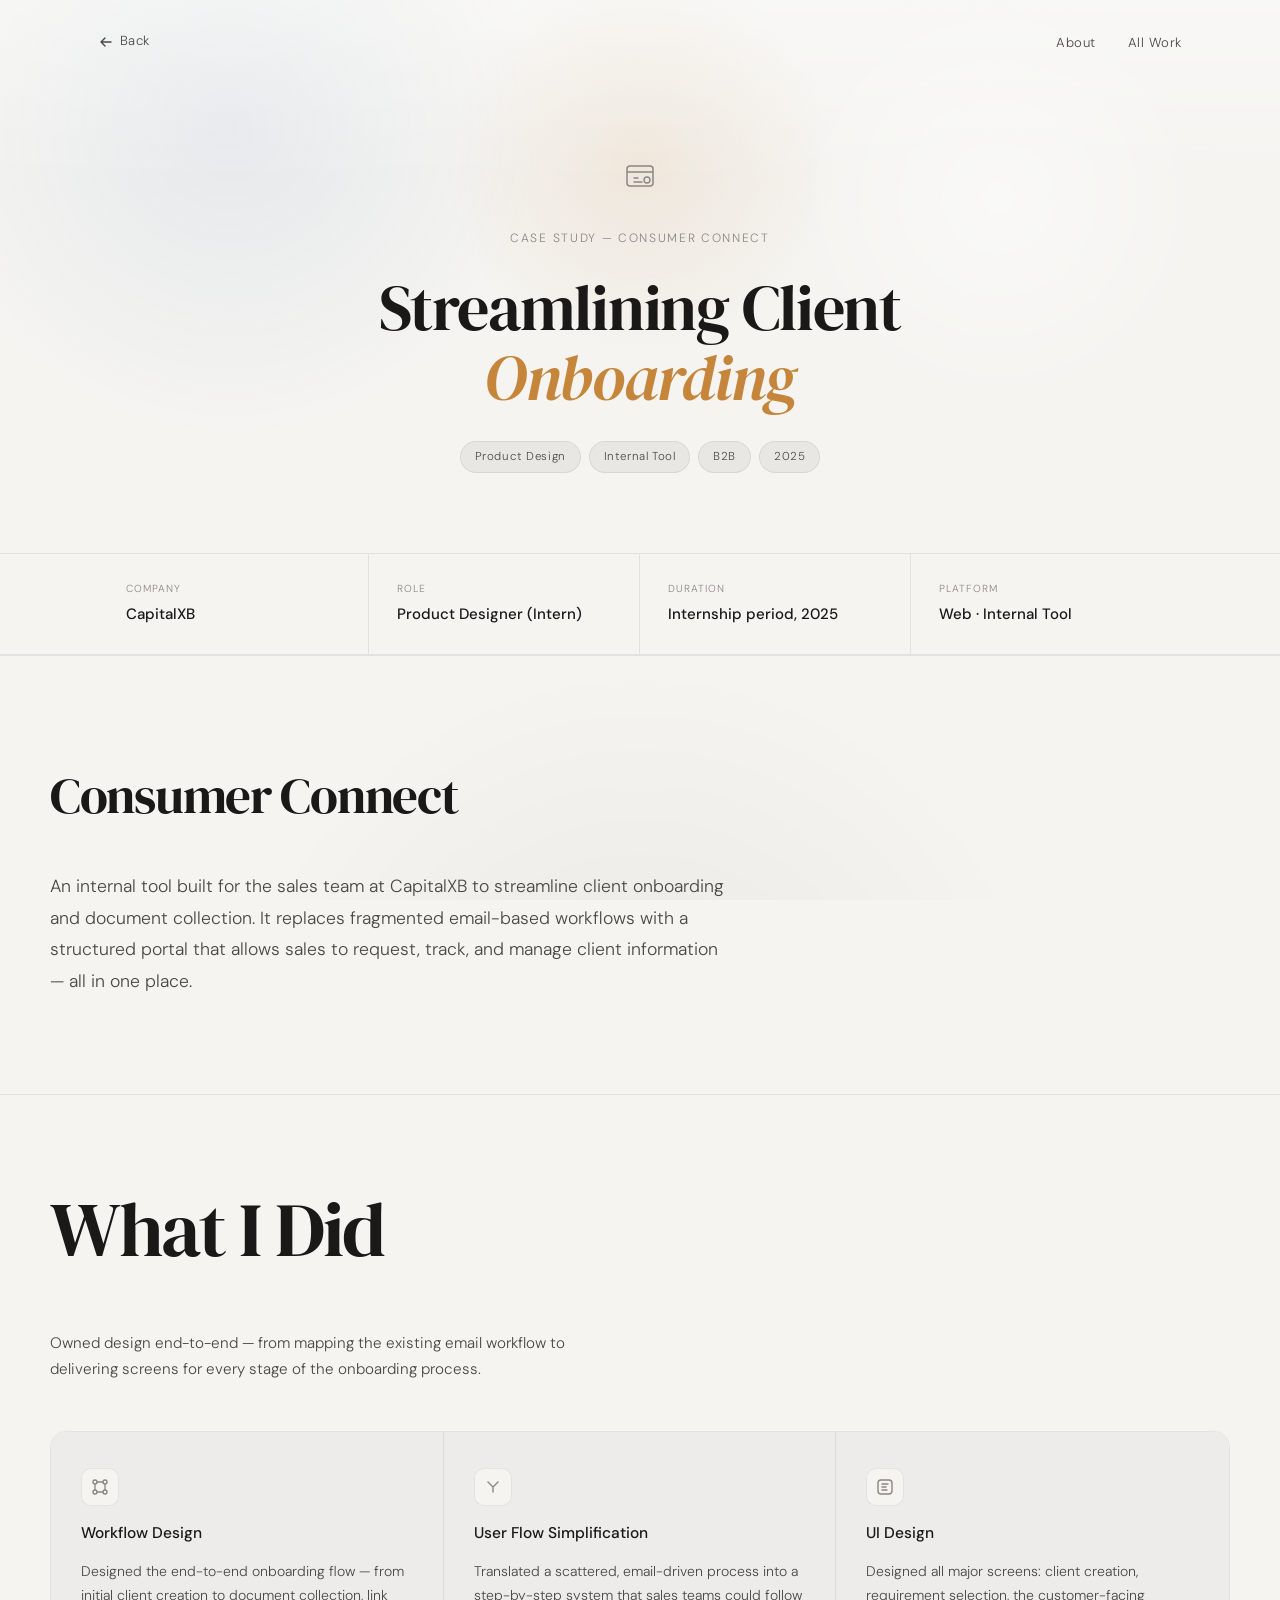
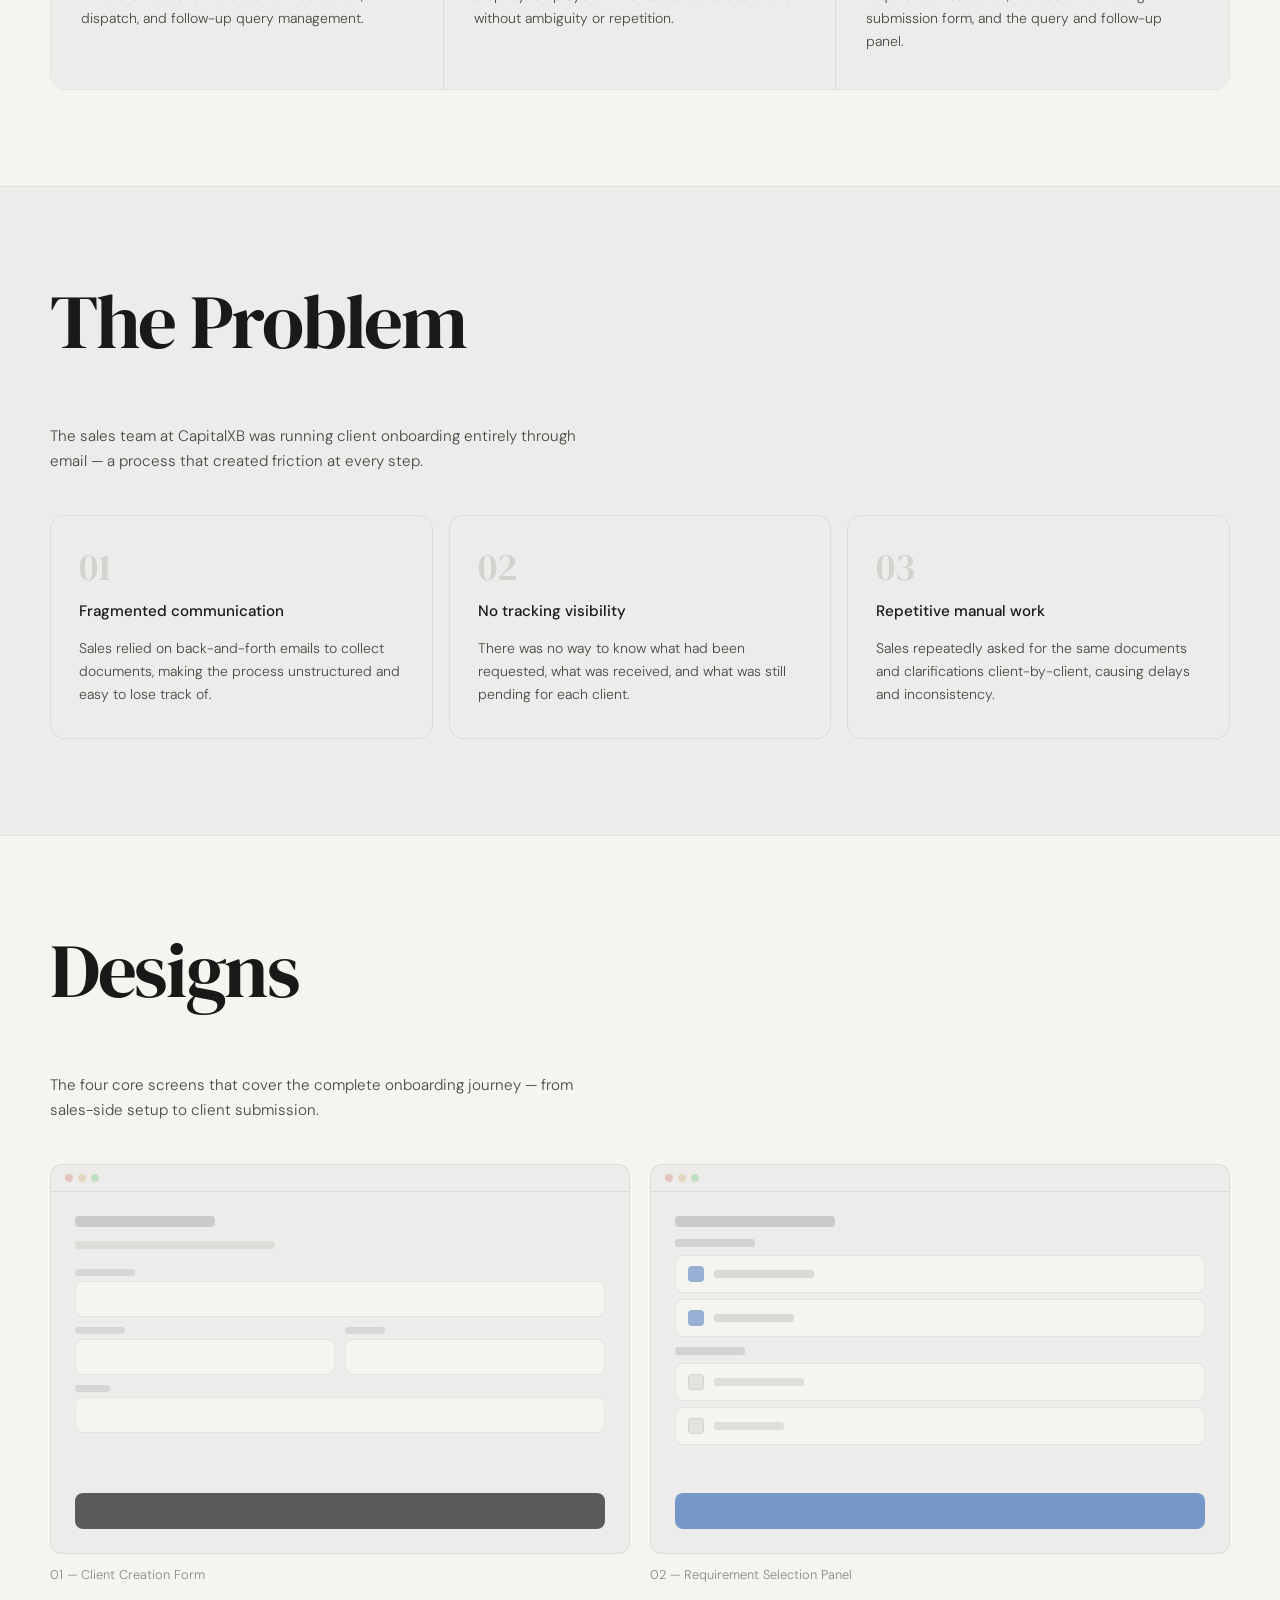
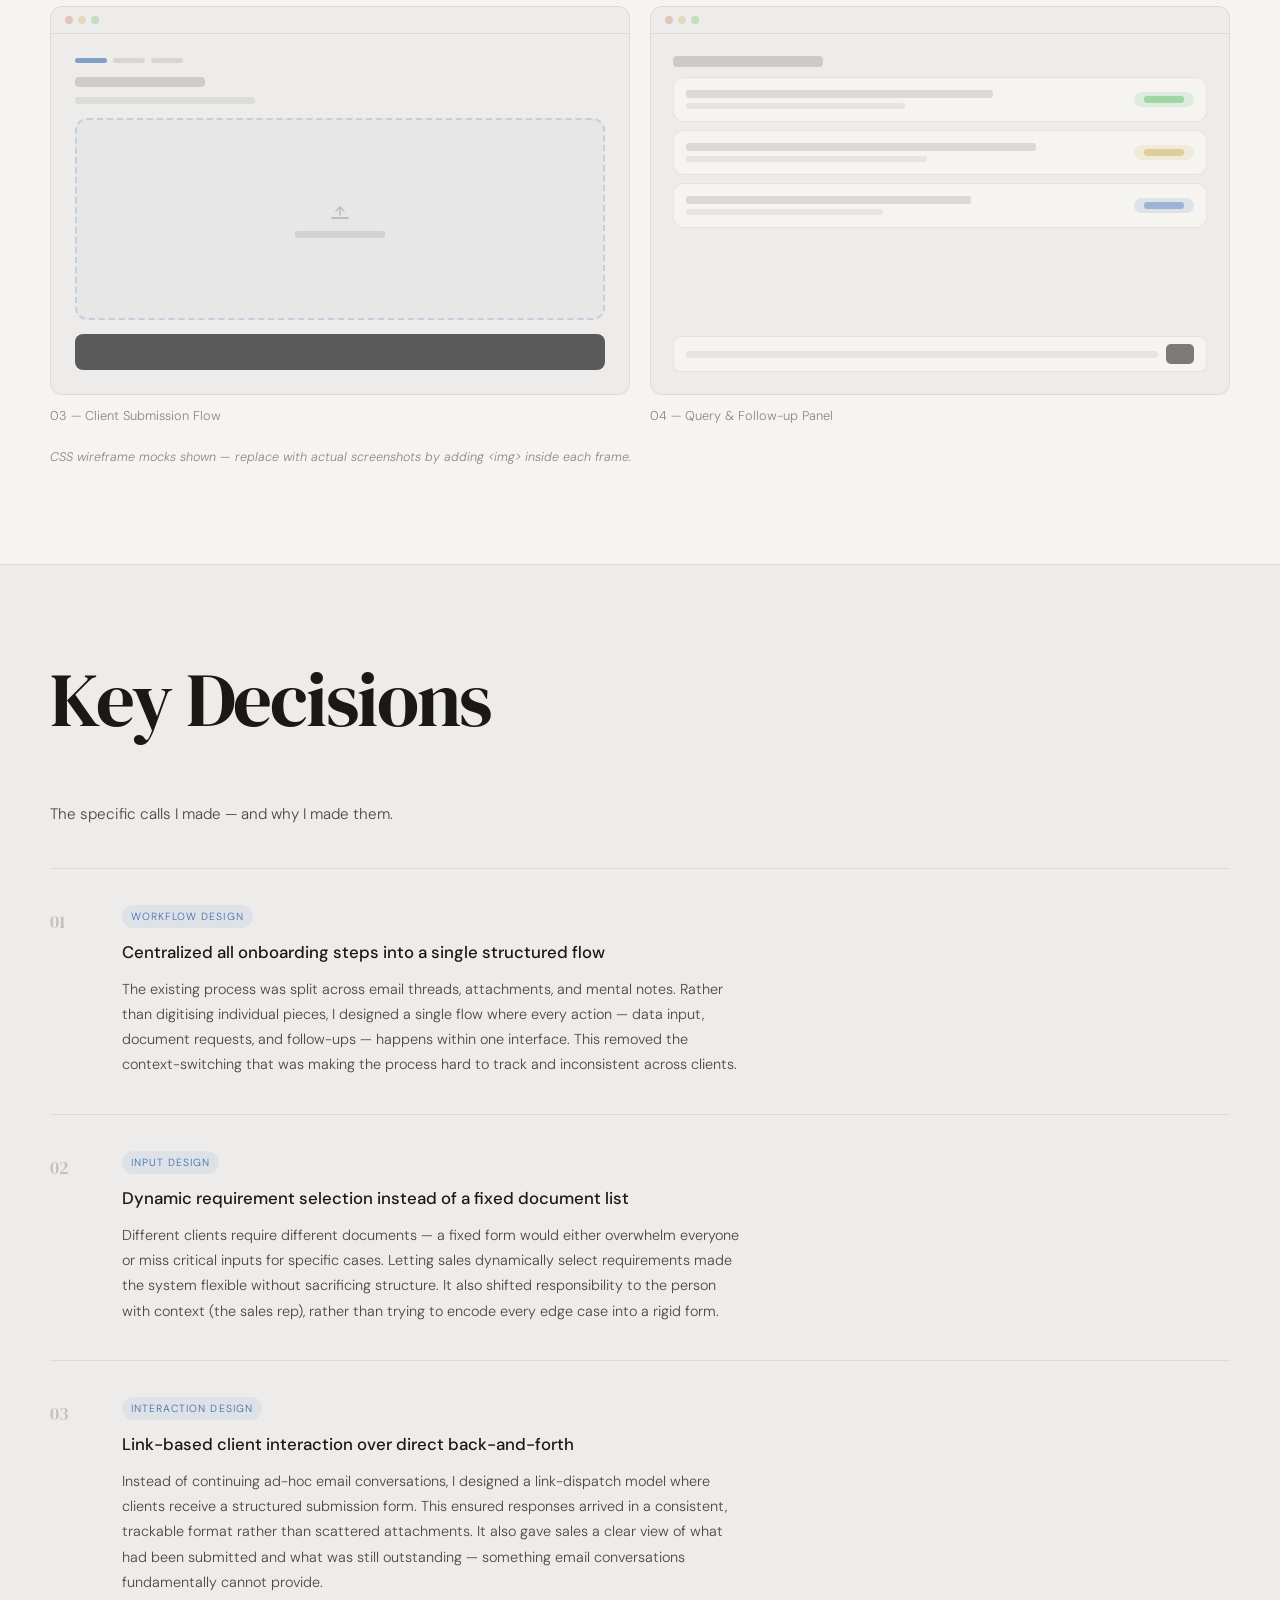
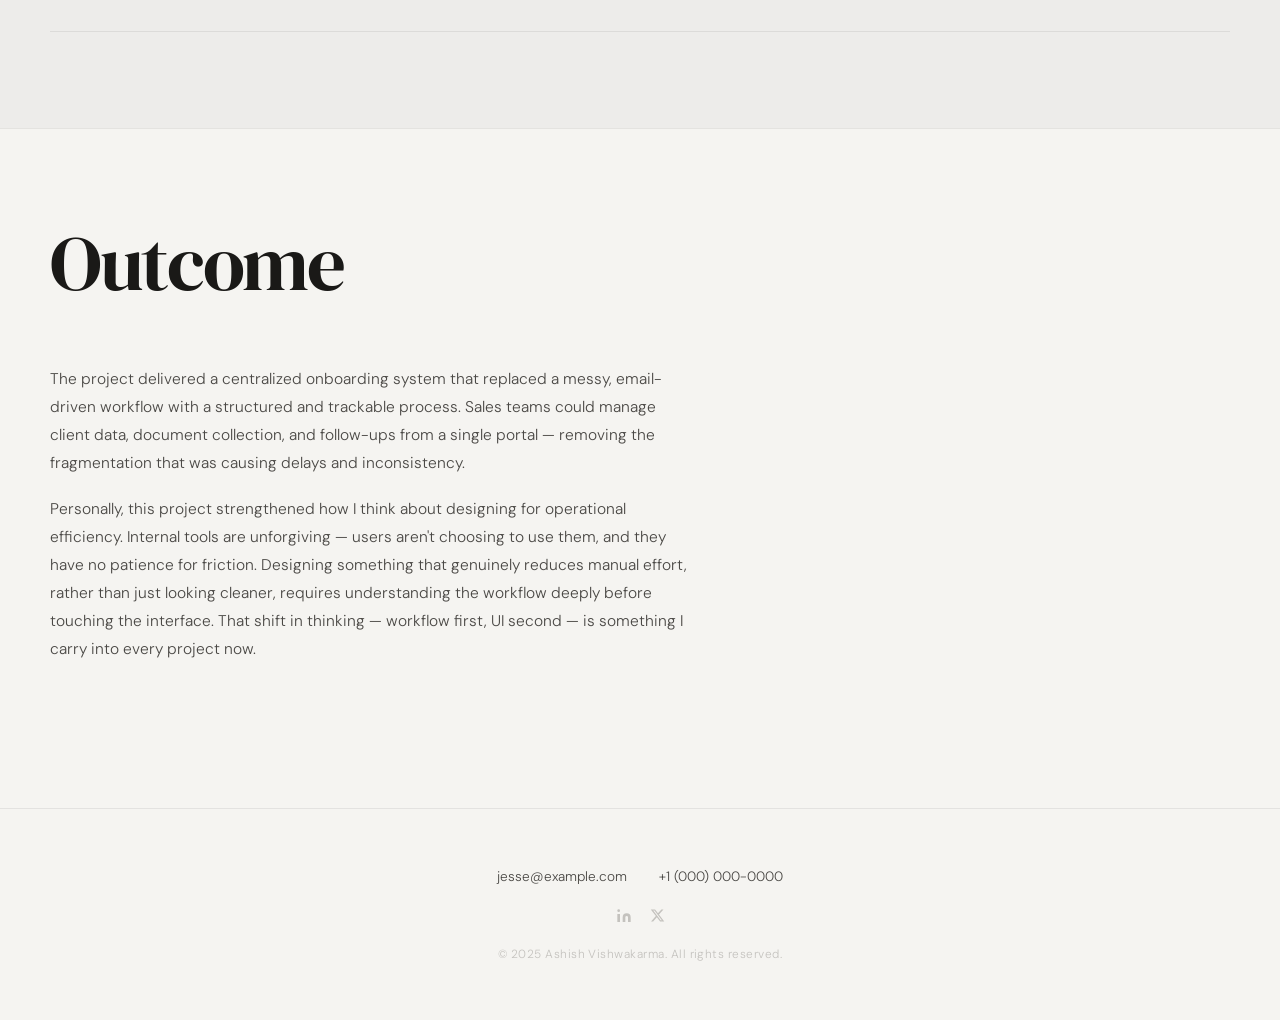
<file: consumerconnect.html>
<!DOCTYPE html>
<html lang="en">
<head>
  <meta charset="UTF-8" />
  <meta name="viewport" content="width=device-width, initial-scale=1.0" />
  <title>Consumer Connect — Case Study</title>
  <link rel="stylesheet" href="styles.css" />
  <link rel="preconnect" href="https://fonts.googleapis.com">
  <link rel="preconnect" href="https://fonts.gstatic.com" crossorigin>
  <link href="https://fonts.googleapis.com/css2?family=DM+Serif+Display:ital@0;1&family=DM+Sans:ital,opsz,wght@0,9..40,300;0,9..40,400;0,9..40,500;1,9..40,300&display=swap" rel="stylesheet">
</head>
<body class="case-study-page">

  <!-- ==================== NAV ==================== -->
  <nav class="nav" aria-label="Main navigation">
    <div class="nav-inner">
      <a href="index.html" class="nav-back" aria-label="Back to portfolio">
        <svg width="16" height="16" viewBox="0 0 16 16" fill="none" aria-hidden="true"><path d="M13 8H3M7 4L3 8l4 4" stroke="currentColor" stroke-width="1.4" stroke-linecap="round" stroke-linejoin="round"/></svg>
        Back
      </a>
      <ul class="nav-links">
        <li><a href="index.html#about">About</a></li>
        <li><a href="index.html#work">All Work</a></li>
      </ul>
    </div>
  </nav>

  <!-- ==================== HERO ==================== -->
  <section class="cs-hero">
    <div class="cs-hero-inner">
      <div class="cs-icon reveal">
        <svg width="32" height="32" viewBox="0 0 32 32" fill="none">
          <rect x="3" y="6" width="26" height="20" rx="3" stroke="currentColor" stroke-width="1.5"/>
          <path d="M3 12h26" stroke="currentColor" stroke-width="1.5"/>
          <path d="M10 18h4M10 22h8" stroke="currentColor" stroke-width="1.4" stroke-linecap="round"/>
          <circle cx="23" cy="20" r="3" stroke="currentColor" stroke-width="1.4"/>
        </svg>
      </div>
      <p class="cs-label reveal">Case Study — Consumer Connect</p>
      <h1 class="cs-headline reveal">Streamlining Client<br><em>Onboarding</em></h1>
      <div class="cs-tags reveal">
        <span>Product Design</span>
        <span>Internal Tool</span>
        <span>B2B</span>
        <span>2025</span>
      </div>
    </div>
  </section>

  <!-- ==================== CONTEXT STRIP ==================== -->
  <div class="cs-context reveal">
    <div class="cs-context-inner">
      <div class="cs-context-item">
        <span class="cs-context-label">Company</span>
        <span class="cs-context-value">CapitalXB</span>
      </div>
      <div class="cs-context-item">
        <span class="cs-context-label">Role</span>
        <span class="cs-context-value">Product Designer (Intern)</span>
      </div>
      <div class="cs-context-item">
        <span class="cs-context-label">Duration</span>
        <span class="cs-context-value">Internship period, 2025</span>
      </div>
      <div class="cs-context-item">
        <span class="cs-context-label">Platform</span>
        <span class="cs-context-value">Web · Internal Tool</span>
      </div>
    </div>
  </div>

  <!-- ==================== OVERVIEW ==================== -->
  <section class="cs-section cs-overview">
    <div class="cs-section-inner reveal">
      <h2 class="cs-section-title-big">Consumer Connect</h2>
      <p class="cs-overview-body">An internal tool built for the sales team at CapitalXB to streamline client onboarding and document collection. It replaces fragmented email-based workflows with a structured portal that allows sales to request, track, and manage client information — all in one place.</p>
    </div>
  </section>

  <!-- ==================== WHAT I DID ==================== -->
  <section class="cs-section">
    <div class="cs-section-inner">
      <h2 class="cs-editorial-heading reveal">What I Did</h2>
      <p style="margin-top:12px;font-family:var(--font-sans);font-size:0.95rem;color:var(--ink-mid);max-width:560px;line-height:1.7;" class="reveal">Owned design end-to-end — from mapping the existing email workflow to delivering screens for every stage of the onboarding process.</p>
      <div class="cs-contrib-grid reveal">
        <div class="cs-contrib-item">
          <div class="cs-contrib-icon">
            <svg width="18" height="18" viewBox="0 0 18 18" fill="none"><circle cx="4" cy="4" r="2" stroke="currentColor" stroke-width="1.4"/><circle cx="14" cy="4" r="2" stroke="currentColor" stroke-width="1.4"/><circle cx="14" cy="14" r="2" stroke="currentColor" stroke-width="1.4"/><circle cx="4" cy="14" r="2" stroke="currentColor" stroke-width="1.4"/><path d="M6 4h6M14 6v6M12 14H6M4 12V6" stroke="currentColor" stroke-width="1.3" stroke-linecap="round"/></svg>
          </div>
          <h4>Workflow Design</h4>
          <p>Designed the end-to-end onboarding flow — from initial client creation to document collection, link dispatch, and follow-up query management.</p>
        </div>
        <div class="cs-contrib-item">
          <div class="cs-contrib-icon">
            <svg width="18" height="18" viewBox="0 0 18 18" fill="none"><path d="M14 4L9 9M4 4l5 5M9 9v5" stroke="currentColor" stroke-width="1.4" stroke-linecap="round" stroke-linejoin="round"/></svg>
          </div>
          <h4>User Flow Simplification</h4>
          <p>Translated a scattered, email-driven process into a step-by-step system that sales teams could follow without ambiguity or repetition.</p>
        </div>
        <div class="cs-contrib-item">
          <div class="cs-contrib-icon">
            <svg width="18" height="18" viewBox="0 0 18 18" fill="none"><rect x="2" y="2" width="14" height="14" rx="3" stroke="currentColor" stroke-width="1.4"/><path d="M6 6h6M6 9h4M6 12h5" stroke="currentColor" stroke-width="1.4" stroke-linecap="round"/></svg>
          </div>
          <h4>UI Design</h4>
          <p>Designed all major screens: client creation, requirement selection, the customer-facing submission form, and the query and follow-up panel.</p>
        </div>
      </div>
    </div>
  </section>

  <!-- ==================== THE PROBLEM ==================== -->
  <section class="cs-section" style="background: var(--bg-card);">
    <div class="cs-section-inner">
      <h2 class="cs-editorial-heading reveal">The Problem</h2>
      <p style="margin-top:14px;font-family:var(--font-sans);font-size:0.95rem;color:var(--ink-mid);max-width:560px;line-height:1.7;" class="reveal">The sales team at CapitalXB was running client onboarding entirely through email — a process that created friction at every step.</p>
      <div class="cs-pain-grid reveal">
        <div class="cs-pain-card">
          <span class="cs-pain-num">01</span>
          <h4>Fragmented communication</h4>
          <p>Sales relied on back-and-forth emails to collect documents, making the process unstructured and easy to lose track of.</p>
        </div>
        <div class="cs-pain-card">
          <span class="cs-pain-num">02</span>
          <h4>No tracking visibility</h4>
          <p>There was no way to know what had been requested, what was received, and what was still pending for each client.</p>
        </div>
        <div class="cs-pain-card">
          <span class="cs-pain-num">03</span>
          <h4>Repetitive manual work</h4>
          <p>Sales repeatedly asked for the same documents and clarifications client-by-client, causing delays and inconsistency.</p>
        </div>
      </div>
    </div>
  </section>

  <!-- ==================== DESIGN SHOWCASE ==================== -->
  <section class="cs-section">
    <div class="cs-section-inner">
      <h2 class="cs-editorial-heading reveal">Designs</h2>
      <p style="margin-top:14px;font-family:var(--font-sans);font-size:0.95rem;color:var(--ink-mid);max-width:560px;line-height:1.7;" class="reveal">The four core screens that cover the complete onboarding journey — from sales-side setup to client submission.</p>

      <div class="cs-showcase-grid reveal">

        <!-- Screen 1: Client Creation Form -->
        <div class="cs-showcase-frame">
          <div class="cs-showcase-chrome"><span></span><span></span><span></span></div>
          <div class="cs-showcase-img">
            <!-- Replace with: <img src="your-screenshot.png" alt="Client Creation Form"> -->
            <div style="height:100%;padding:24px;display:flex;flex-direction:column;gap:14px;">
              <div style="height:11px;width:140px;background:rgba(26,25,23,0.16);border-radius:4px;"></div>
              <div style="height:8px;width:200px;background:rgba(26,25,23,0.08);border-radius:3px;"></div>
              <div style="display:flex;flex-direction:column;gap:10px;margin-top:6px;">
                <div style="display:flex;flex-direction:column;gap:5px;">
                  <div style="height:7px;width:60px;background:rgba(26,25,23,0.1);border-radius:3px;"></div>
                  <div style="height:36px;background:var(--bg);border-radius:8px;border:1px solid var(--border);"></div>
                </div>
                <div style="display:grid;grid-template-columns:1fr 1fr;gap:10px;">
                  <div style="display:flex;flex-direction:column;gap:5px;">
                    <div style="height:7px;width:50px;background:rgba(26,25,23,0.1);border-radius:3px;"></div>
                    <div style="height:36px;background:var(--bg);border-radius:8px;border:1px solid var(--border);"></div>
                  </div>
                  <div style="display:flex;flex-direction:column;gap:5px;">
                    <div style="height:7px;width:40px;background:rgba(26,25,23,0.1);border-radius:3px;"></div>
                    <div style="height:36px;background:var(--bg);border-radius:8px;border:1px solid var(--border);"></div>
                  </div>
                </div>
                <div style="display:flex;flex-direction:column;gap:5px;">
                  <div style="height:7px;width:35px;background:rgba(26,25,23,0.1);border-radius:3px;"></div>
                  <div style="height:36px;background:var(--bg);border-radius:8px;border:1px solid var(--border);"></div>
                </div>
              </div>
              <div style="margin-top:auto;height:36px;background:#2a2a2a;border-radius:8px;opacity:0.75;"></div>
            </div>
          </div>
          <p class="cs-showcase-caption">01 — Client Creation Form</p>
        </div>

        <!-- Screen 2: Requirement Selection Panel -->
        <div class="cs-showcase-frame">
          <div class="cs-showcase-chrome"><span></span><span></span><span></span></div>
          <div class="cs-showcase-img">
            <!-- Replace with: <img src="your-screenshot.png" alt="Requirement Selection"> -->
            <div style="height:100%;padding:24px;display:flex;flex-direction:column;gap:12px;">
              <div style="height:11px;width:160px;background:rgba(26,25,23,0.16);border-radius:4px;"></div>
              <div style="display:flex;flex-direction:column;gap:8px;flex:1;">
                <div style="font-size:0;display:flex;flex-direction:column;gap:6px;">
                  <div style="height:8px;width:80px;background:rgba(26,25,23,0.12);border-radius:3px;margin-bottom:2px;"></div>
                  <div style="display:flex;align-items:center;gap:10px;padding:10px 12px;background:var(--bg);border-radius:8px;border:1px solid var(--border);">
                    <div style="width:16px;height:16px;border-radius:4px;background:#3a6db5;opacity:0.5;flex-shrink:0;"></div>
                    <div style="height:8px;width:100px;background:rgba(26,25,23,0.12);border-radius:3px;"></div>
                  </div>
                  <div style="display:flex;align-items:center;gap:10px;padding:10px 12px;background:var(--bg);border-radius:8px;border:1px solid var(--border);">
                    <div style="width:16px;height:16px;border-radius:4px;background:#3a6db5;opacity:0.5;flex-shrink:0;"></div>
                    <div style="height:8px;width:80px;background:rgba(26,25,23,0.12);border-radius:3px;"></div>
                  </div>
                  <div style="height:8px;width:70px;background:rgba(26,25,23,0.12);border-radius:3px;margin-top:4px;margin-bottom:2px;"></div>
                  <div style="display:flex;align-items:center;gap:10px;padding:10px 12px;background:var(--bg);border-radius:8px;border:1px solid var(--border);">
                    <div style="width:16px;height:16px;border-radius:4px;background:rgba(26,25,23,0.08);flex-shrink:0;border:1px solid var(--border);"></div>
                    <div style="height:8px;width:90px;background:rgba(26,25,23,0.1);border-radius:3px;"></div>
                  </div>
                  <div style="display:flex;align-items:center;gap:10px;padding:10px 12px;background:var(--bg);border-radius:8px;border:1px solid var(--border);">
                    <div style="width:16px;height:16px;border-radius:4px;background:rgba(26,25,23,0.08);flex-shrink:0;border:1px solid var(--border);"></div>
                    <div style="height:8px;width:70px;background:rgba(26,25,23,0.1);border-radius:3px;"></div>
                  </div>
                </div>
              </div>
              <div style="height:36px;background:#3a6db5;border-radius:8px;opacity:0.65;"></div>
            </div>
          </div>
          <p class="cs-showcase-caption">02 — Requirement Selection Panel</p>
        </div>

      </div>

      <div class="cs-showcase-grid reveal">

        <!-- Screen 3: Client Submission Flow -->
        <div class="cs-showcase-frame">
          <div class="cs-showcase-chrome"><span></span><span></span><span></span></div>
          <div class="cs-showcase-img">
            <!-- Replace with: <img src="your-screenshot.png" alt="Client Submission Flow"> -->
            <div style="height:100%;padding:24px;display:flex;flex-direction:column;gap:14px;align-items:center;">
              <div style="display:flex;gap:6px;align-items:center;width:100%;">
                <div style="width:32px;height:5px;border-radius:3px;background:#3a6db5;opacity:0.6;"></div>
                <div style="width:32px;height:5px;border-radius:3px;background:rgba(26,25,23,0.1);"></div>
                <div style="width:32px;height:5px;border-radius:3px;background:rgba(26,25,23,0.1);"></div>
              </div>
              <div style="width:100%;display:flex;flex-direction:column;gap:10px;">
                <div style="height:10px;width:130px;background:rgba(26,25,23,0.15);border-radius:4px;"></div>
                <div style="height:7px;width:180px;background:rgba(26,25,23,0.08);border-radius:3px;"></div>
              </div>
              <div style="width:100%;flex:1;border:2px dashed rgba(58,109,181,0.2);border-radius:12px;display:flex;flex-direction:column;align-items:center;justify-content:center;gap:8px;background:rgba(58,109,181,0.03);">
                <svg width="24" height="24" viewBox="0 0 24 24" fill="none" style="opacity:0.2;"><path d="M12 16V8M8 12l4-4 4 4" stroke="#1a1917" stroke-width="1.5" stroke-linecap="round" stroke-linejoin="round"/><rect x="3" y="18" width="18" height="2" rx="1" fill="#1a1917"/></svg>
                <div style="height:7px;width:90px;background:rgba(26,25,23,0.1);border-radius:3px;"></div>
              </div>
              <div style="width:100%;height:36px;background:#2a2a2a;border-radius:8px;opacity:0.75;"></div>
            </div>
          </div>
          <p class="cs-showcase-caption">03 — Client Submission Flow</p>
        </div>

        <!-- Screen 4: Query & Follow-up Panel -->
        <div class="cs-showcase-frame">
          <div class="cs-showcase-chrome"><span></span><span></span><span></span></div>
          <div class="cs-showcase-img">
            <!-- Replace with: <img src="your-screenshot.png" alt="Query & Follow-up Panel"> -->
            <div style="height:100%;padding:22px;display:flex;flex-direction:column;gap:10px;">
              <div style="height:11px;width:150px;background:rgba(26,25,23,0.16);border-radius:4px;"></div>
              <div style="display:flex;flex-direction:column;gap:8px;flex:1;">
                <div style="display:flex;align-items:center;gap:10px;padding:12px;background:var(--bg);border-radius:10px;border:1px solid var(--border);">
                  <div style="flex:1;display:flex;flex-direction:column;gap:5px;">
                    <div style="height:8px;width:70%;background:rgba(26,25,23,0.12);border-radius:3px;"></div>
                    <div style="height:6px;width:50%;background:rgba(26,25,23,0.07);border-radius:3px;"></div>
                  </div>
                  <div style="padding:4px 10px;background:rgba(60,180,80,0.12);border-radius:100px;">
                    <div style="height:7px;width:40px;background:rgba(60,180,80,0.4);border-radius:3px;"></div>
                  </div>
                </div>
                <div style="display:flex;align-items:center;gap:10px;padding:12px;background:var(--bg);border-radius:10px;border:1px solid var(--border);">
                  <div style="flex:1;display:flex;flex-direction:column;gap:5px;">
                    <div style="height:8px;width:80%;background:rgba(26,25,23,0.12);border-radius:3px;"></div>
                    <div style="height:6px;width:55%;background:rgba(26,25,23,0.07);border-radius:3px;"></div>
                  </div>
                  <div style="padding:4px 10px;background:rgba(200,160,60,0.12);border-radius:100px;">
                    <div style="height:7px;width:40px;background:rgba(200,160,60,0.4);border-radius:3px;"></div>
                  </div>
                </div>
                <div style="display:flex;align-items:center;gap:10px;padding:12px;background:var(--bg);border-radius:10px;border:1px solid var(--border);">
                  <div style="flex:1;display:flex;flex-direction:column;gap:5px;">
                    <div style="height:8px;width:65%;background:rgba(26,25,23,0.12);border-radius:3px;"></div>
                    <div style="height:6px;width:45%;background:rgba(26,25,23,0.07);border-radius:3px;"></div>
                  </div>
                  <div style="padding:4px 10px;background:rgba(58,109,181,0.12);border-radius:100px;">
                    <div style="height:7px;width:40px;background:rgba(58,109,181,0.4);border-radius:3px;"></div>
                  </div>
                </div>
              </div>
              <div style="height:36px;border:1px solid var(--border);border-radius:8px;background:var(--bg);display:flex;align-items:center;padding:0 12px;gap:8px;">
                <div style="height:7px;flex:1;background:rgba(26,25,23,0.07);border-radius:3px;"></div>
                <div style="width:28px;height:20px;background:#2a2a2a;border-radius:5px;opacity:0.6;"></div>
              </div>
            </div>
          </div>
          <p class="cs-showcase-caption">04 — Query &amp; Follow-up Panel</p>
        </div>

      </div>

      <p style="margin-top:20px;font-family:var(--font-sans);font-size:0.78rem;color:var(--ink-soft);font-style:italic;" class="reveal">CSS wireframe mocks shown — replace with actual screenshots by adding &lt;img&gt; inside each frame.</p>
    </div>
  </section>

  <!-- ==================== KEY DECISIONS ==================== -->
  <section class="cs-section" style="background: var(--bg-card);">
    <div class="cs-section-inner">
      <h2 class="cs-editorial-heading reveal">Key Decisions</h2>
      <p style="margin-top:14px;font-family:var(--font-sans);font-size:0.95rem;color:var(--ink-mid);max-width:560px;line-height:1.7;" class="reveal">The specific calls I made — and why I made them.</p>

      <div class="cs-decisions reveal">

        <div class="cs-decision-card">
          <span class="cs-decision-num">01</span>
          <div class="cs-decision-body">
            <span class="cs-decision-tag">Workflow Design</span>
            <h4>Centralized all onboarding steps into a single structured flow</h4>
            <p>The existing process was split across email threads, attachments, and mental notes. Rather than digitising individual pieces, I designed a single flow where every action — data input, document requests, and follow-ups — happens within one interface. This removed the context-switching that was making the process hard to track and inconsistent across clients.</p>
          </div>
        </div>

        <div class="cs-decision-card">
          <span class="cs-decision-num">02</span>
          <div class="cs-decision-body">
            <span class="cs-decision-tag">Input Design</span>
            <h4>Dynamic requirement selection instead of a fixed document list</h4>
            <p>Different clients require different documents — a fixed form would either overwhelm everyone or miss critical inputs for specific cases. Letting sales dynamically select requirements made the system flexible without sacrificing structure. It also shifted responsibility to the person with context (the sales rep), rather than trying to encode every edge case into a rigid form.</p>
          </div>
        </div>

        <div class="cs-decision-card">
          <span class="cs-decision-num">03</span>
          <div class="cs-decision-body">
            <span class="cs-decision-tag">Interaction Design</span>
            <h4>Link-based client interaction over direct back-and-forth</h4>
            <p>Instead of continuing ad-hoc email conversations, I designed a link-dispatch model where clients receive a structured submission form. This ensured responses arrived in a consistent, trackable format rather than scattered attachments. It also gave sales a clear view of what had been submitted and what was still outstanding — something email conversations fundamentally cannot provide.</p>
          </div>
        </div>

      </div>
    </div>
  </section>

  <!-- ==================== OUTCOME ==================== -->
  <section class="cs-section cs-editorial-section">
    <div class="cs-section-inner">
      <h2 class="cs-editorial-heading reveal">Outcome</h2>
      <div class="cs-editorial-sub reveal">
        <p>The project delivered a centralized onboarding system that replaced a messy, email-driven workflow with a structured and trackable process. Sales teams could manage client data, document collection, and follow-ups from a single portal — removing the fragmentation that was causing delays and inconsistency.</p>
        <p style="margin-top: 1.2em;">Personally, this project strengthened how I think about designing for operational efficiency. Internal tools are unforgiving — users aren't choosing to use them, and they have no patience for friction. Designing something that genuinely reduces manual effort, rather than just looking cleaner, requires understanding the workflow deeply before touching the interface. That shift in thinking — workflow first, UI second — is something I carry into every project now.</p>
      </div>
    </div>
  </section>

  <!-- ==================== FOOTER ==================== -->
  <footer class="footer">
    <div class="footer-inner">
      <div class="footer-contact">
        <a href="mailto:jesse@example.com" class="footer-email">jesse@example.com</a>
        <a href="tel:+10000000000" class="footer-phone">+1 (000) 000-0000</a>
      </div>
      <div class="footer-social">
        <a href="#" aria-label="LinkedIn">
          <svg width="16" height="16" viewBox="0 0 24 24" fill="currentColor"><path d="M16 8a6 6 0 0 1 6 6v7h-4v-7a2 2 0 0 0-2-2 2 2 0 0 0-2 2v7h-4v-7a6 6 0 0 1 6-6zM2 9h4v12H2z"/><circle cx="4" cy="4" r="2"/></svg>
        </a>
        <a href="#" aria-label="Twitter / X">
          <svg width="15" height="15" viewBox="0 0 24 24" fill="currentColor"><path d="M18.244 2.25h3.308l-7.227 8.26 8.502 11.24H16.17l-5.214-6.817L4.99 21.75H1.68l7.73-8.835L1.254 2.25H8.08l4.713 6.231zm-1.161 17.52h1.833L7.084 4.126H5.117z"/></svg>
        </a>
      </div>
      <p class="footer-copy">&copy; 2025 Ashish Vishwakarma. All rights reserved.</p>
    </div>
  </footer>

  <script src="script.js"></script>
</body>
</html>
</file>
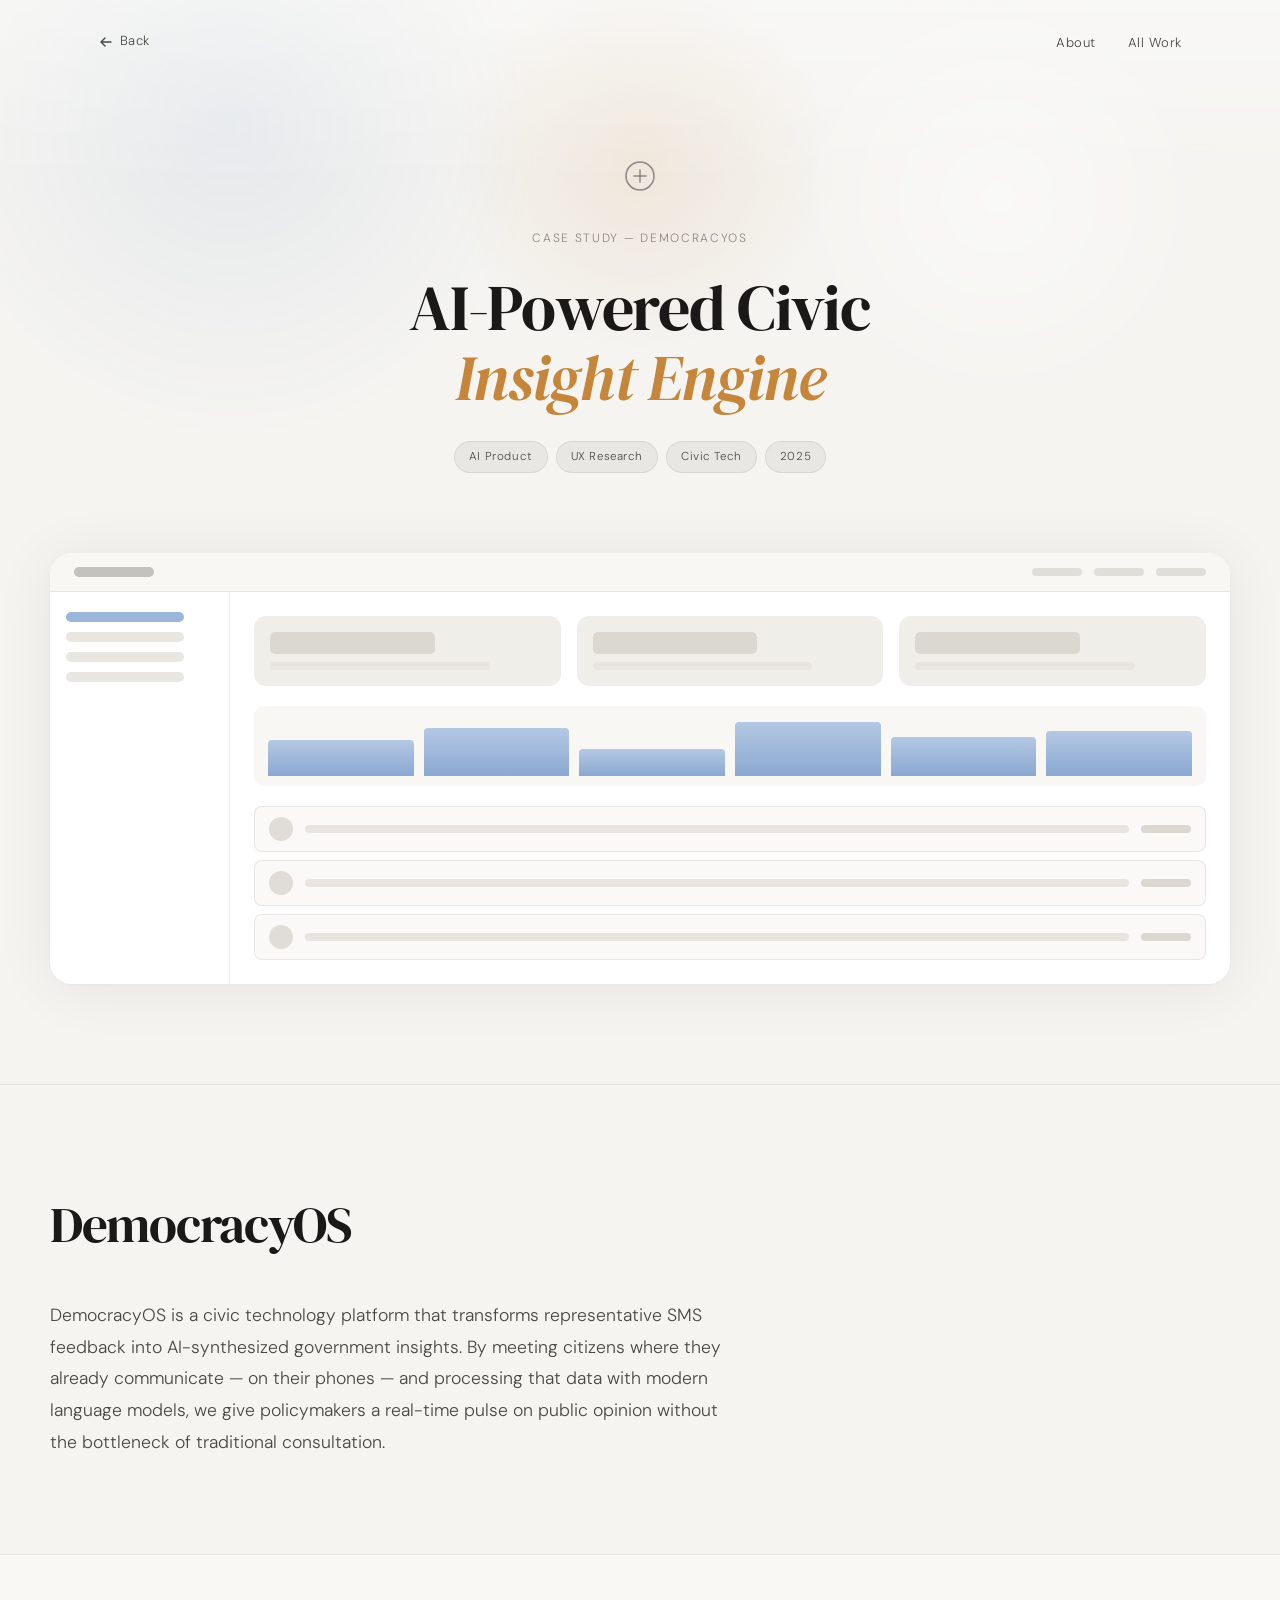
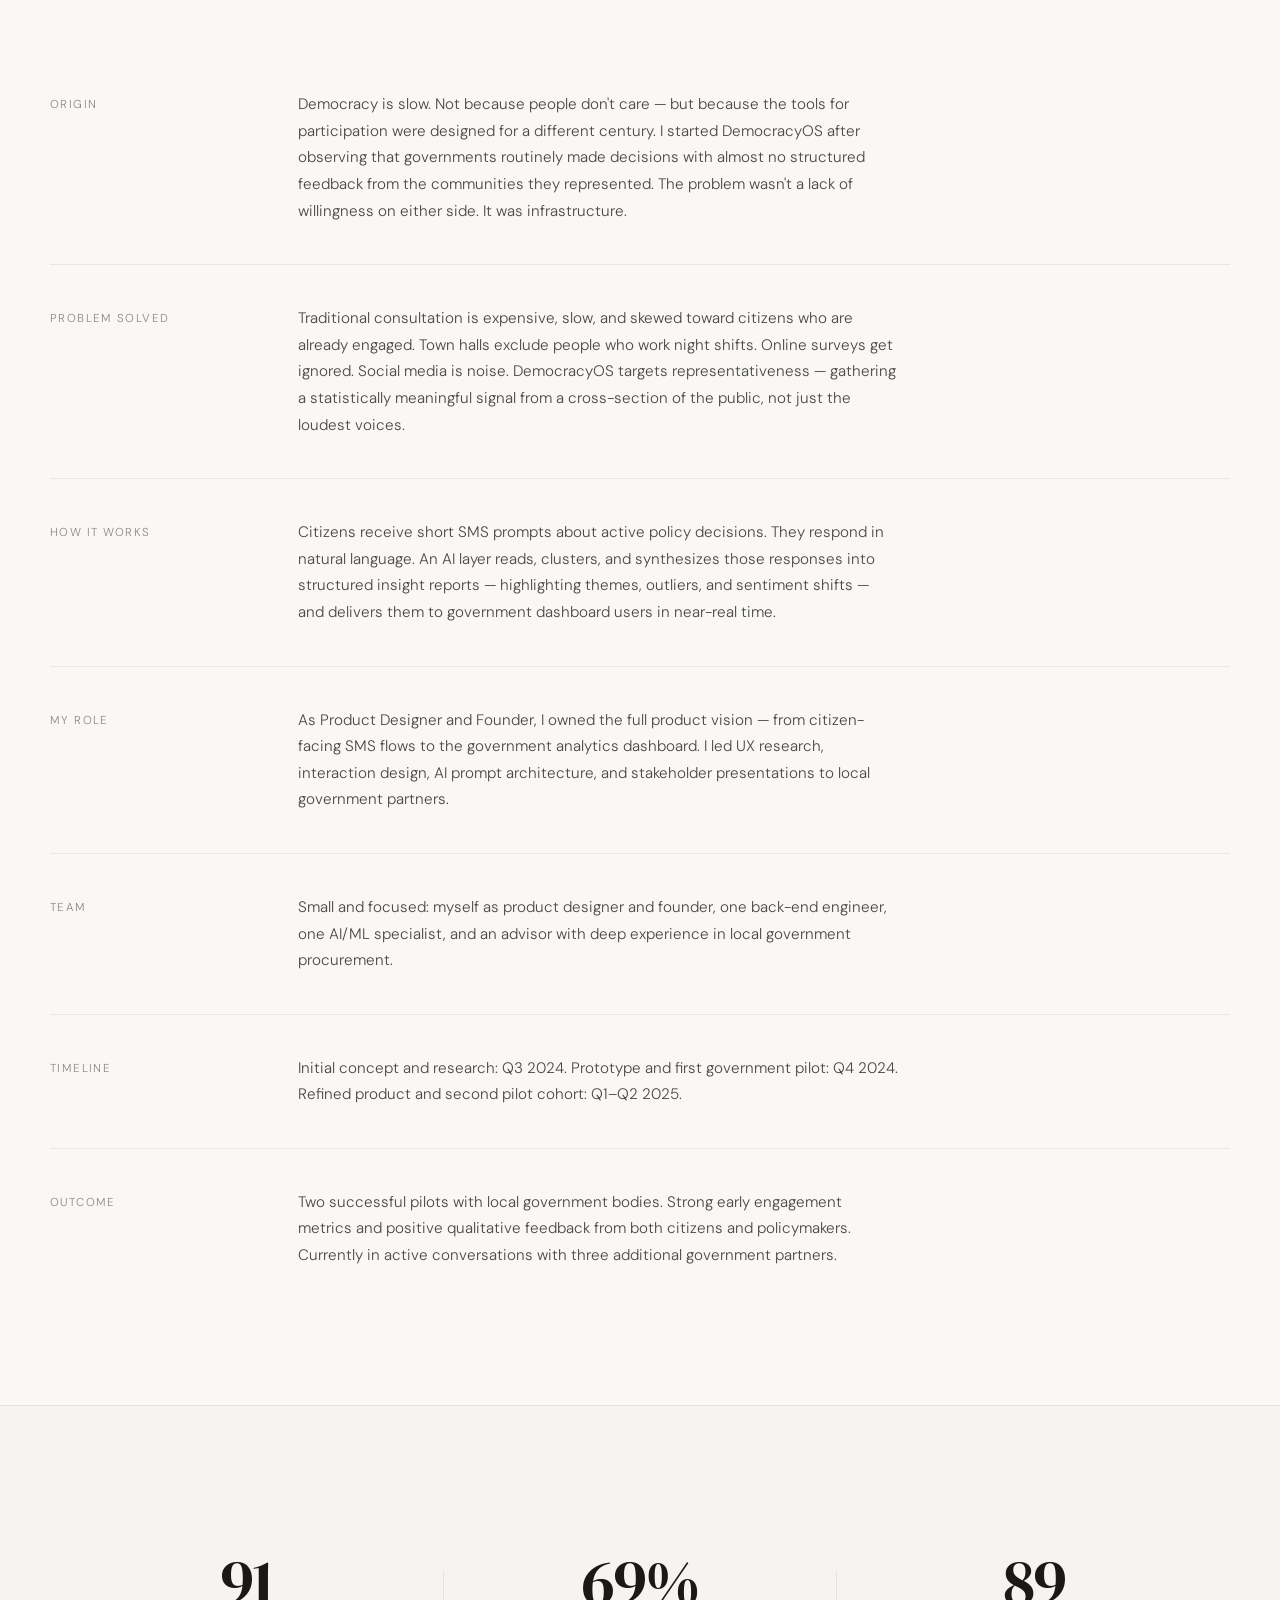
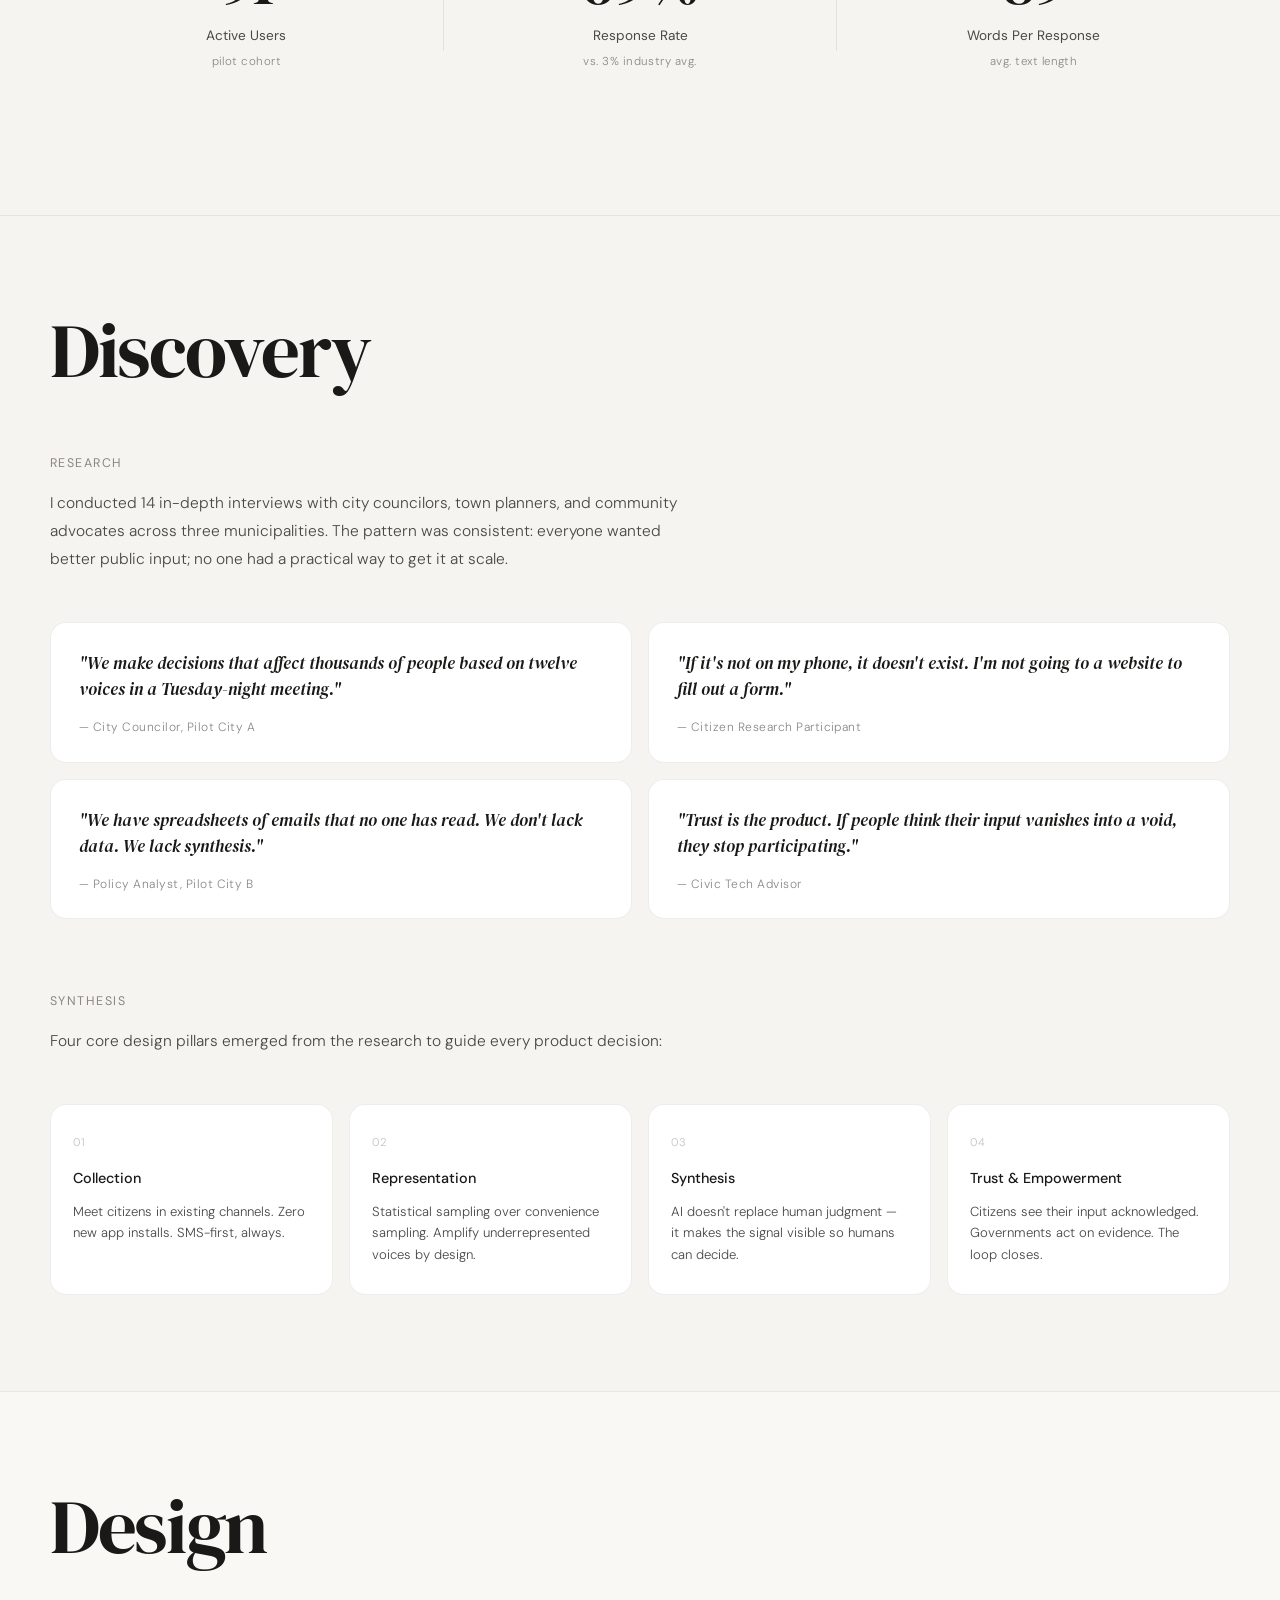
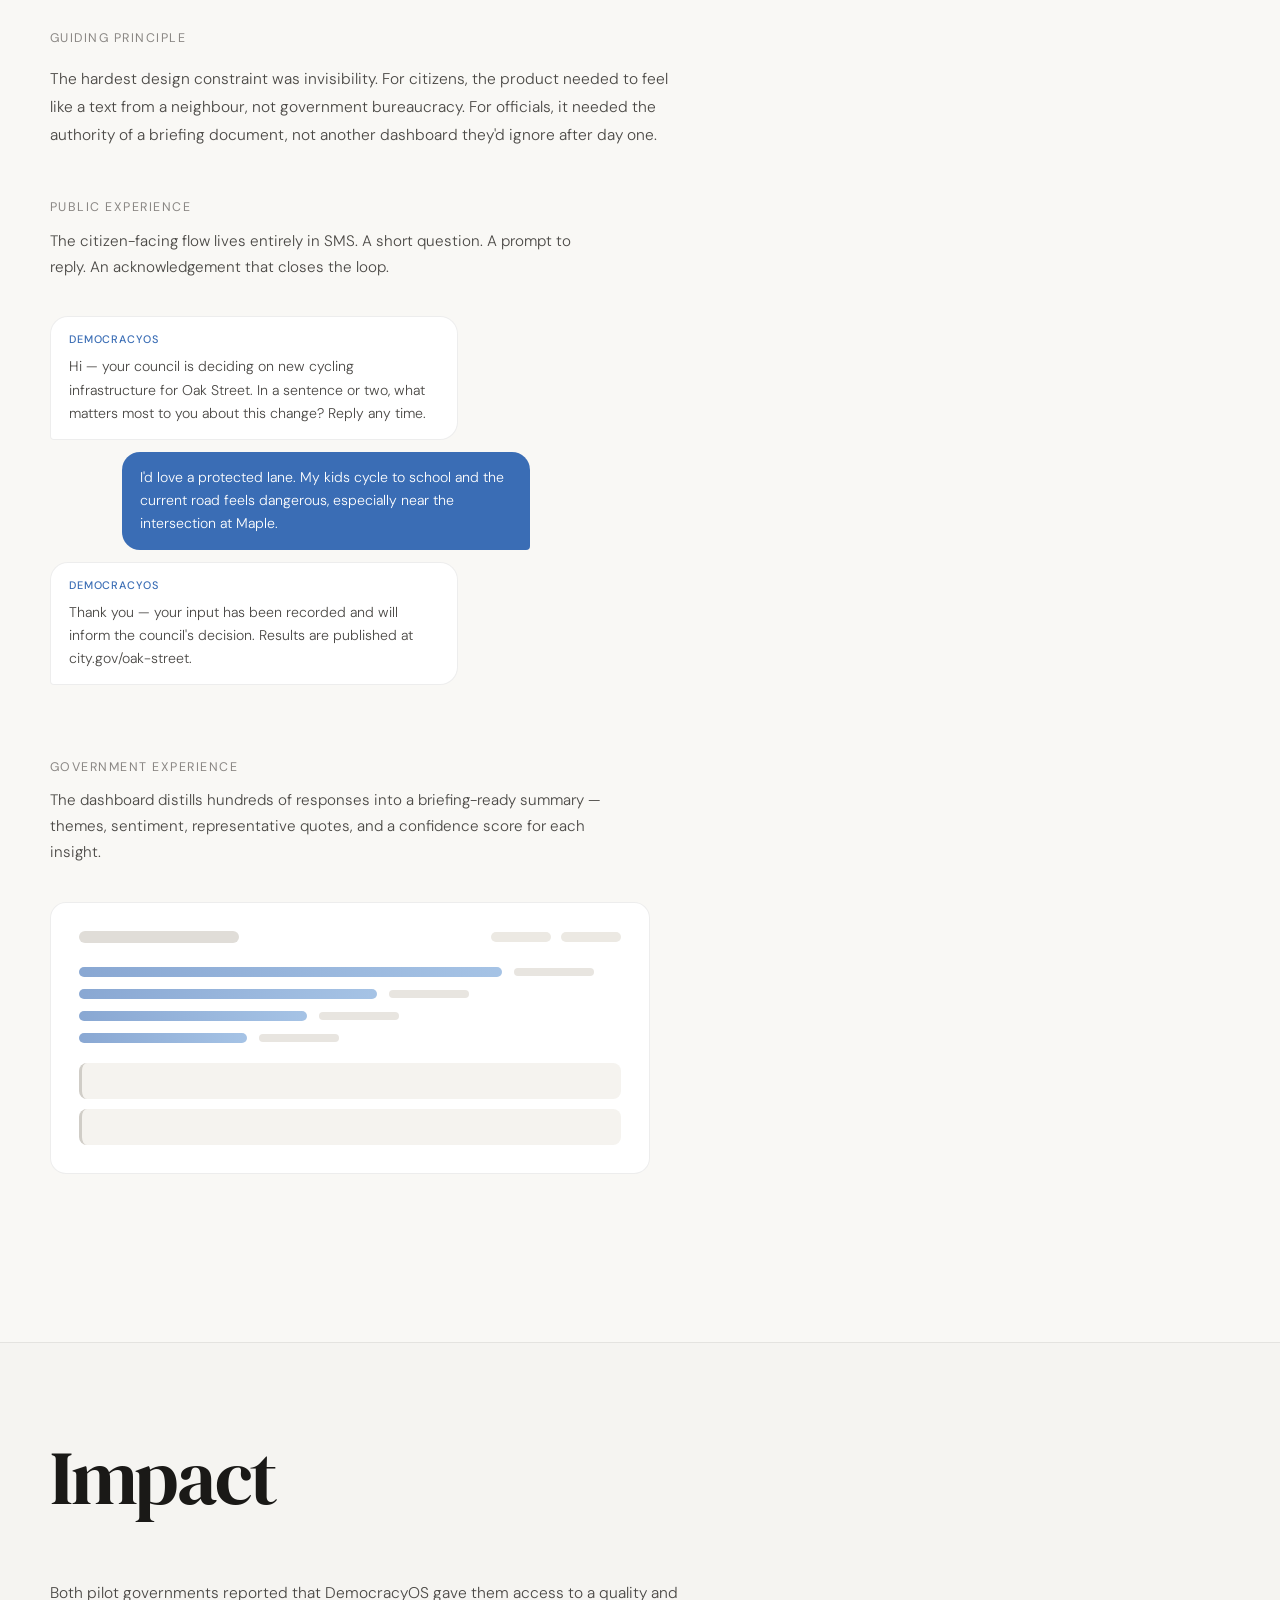
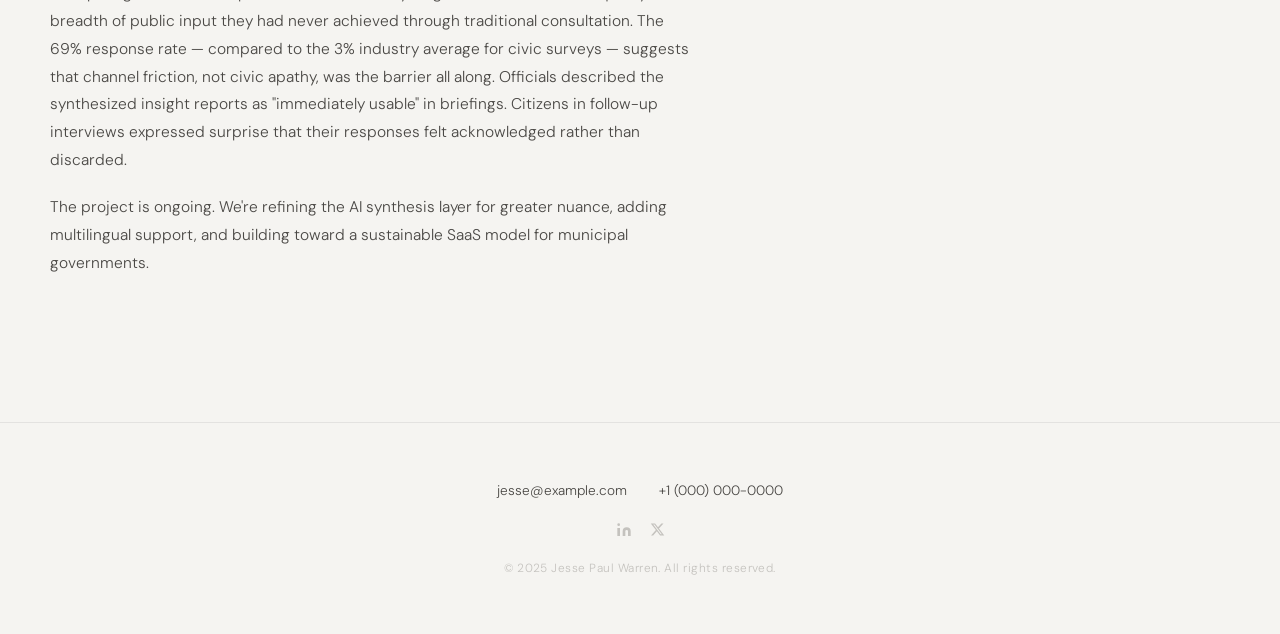
<file: democracyos.html>
<!DOCTYPE html>
<html lang="en">
<head>
  <meta charset="UTF-8" />
  <meta name="viewport" content="width=device-width, initial-scale=1.0" />
  <title>DemocracyOS — Case Study</title>
  <link rel="stylesheet" href="styles.css" />
  <link rel="preconnect" href="https://fonts.googleapis.com">
  <link rel="preconnect" href="https://fonts.gstatic.com" crossorigin>
  <link href="https://fonts.googleapis.com/css2?family=DM+Serif+Display:ital@0;1&family=DM+Sans:ital,opsz,wght@0,9..40,300;0,9..40,400;0,9..40,500;1,9..40,300&display=swap" rel="stylesheet">
</head>
<body class="case-study-page">

  <!-- ==================== NAV ==================== -->
  <nav class="nav" aria-label="Main navigation">
    <div class="nav-inner">
      <a href="index.html" class="nav-back" aria-label="Back to portfolio">
        <svg width="16" height="16" viewBox="0 0 16 16" fill="none" aria-hidden="true"><path d="M13 8H3M7 4L3 8l4 4" stroke="currentColor" stroke-width="1.4" stroke-linecap="round" stroke-linejoin="round"/></svg>
        Back
      </a>
      <ul class="nav-links">
        <li><a href="index.html#about">About</a></li>
        <li><a href="index.html#work">All Work</a></li>
      </ul>
    </div>
  </nav>

  <!-- ==================== CS HERO ==================== -->
  <section class="cs-hero">
    <div class="cs-hero-inner">
      <div class="cs-icon reveal">
        <svg width="32" height="32" viewBox="0 0 32 32" fill="none"><circle cx="16" cy="16" r="14" stroke="currentColor" stroke-width="1.5"/><path d="M10 16h12M16 10v12" stroke="currentColor" stroke-width="1.5" stroke-linecap="round"/></svg>
      </div>
      <p class="cs-label reveal">Case Study — DemocracyOS</p>
      <h1 class="cs-headline reveal">AI-Powered Civic<br><em>Insight Engine</em></h1>
      <div class="cs-tags reveal">
        <span>AI Product</span>
        <span>UX Research</span>
        <span>Civic Tech</span>
        <span>2025</span>
      </div>
    </div>
  </section>

  <!-- ==================== FEATURED IMAGE ==================== -->
  <section class="cs-featured reveal">
    <div class="cs-featured-inner">
      <div class="cs-dashboard-mock">
        <div class="cs-mock-nav">
          <div class="cs-mock-logo-area"></div>
          <div class="cs-mock-nav-items">
            <div></div><div></div><div></div>
          </div>
        </div>
        <div class="cs-mock-body">
          <div class="cs-mock-sidebar">
            <div class="cs-mock-sidebar-item cs-mock-sidebar-item--active"></div>
            <div class="cs-mock-sidebar-item"></div>
            <div class="cs-mock-sidebar-item"></div>
            <div class="cs-mock-sidebar-item"></div>
          </div>
          <div class="cs-mock-main">
            <div class="cs-mock-hero-card">
              <div class="cs-mock-stat">
                <div class="cs-mock-stat-num"></div>
                <div class="cs-mock-stat-label"></div>
              </div>
              <div class="cs-mock-stat">
                <div class="cs-mock-stat-num"></div>
                <div class="cs-mock-stat-label"></div>
              </div>
              <div class="cs-mock-stat">
                <div class="cs-mock-stat-num"></div>
                <div class="cs-mock-stat-label"></div>
              </div>
            </div>
            <div class="cs-mock-chart">
              <div class="cs-mock-chart-bar" style="height:60%"></div>
              <div class="cs-mock-chart-bar" style="height:80%"></div>
              <div class="cs-mock-chart-bar" style="height:45%"></div>
              <div class="cs-mock-chart-bar" style="height:90%"></div>
              <div class="cs-mock-chart-bar" style="height:65%"></div>
              <div class="cs-mock-chart-bar" style="height:75%"></div>
            </div>
            <div class="cs-mock-rows">
              <div class="cs-mock-row-item"><div></div><div></div><div></div></div>
              <div class="cs-mock-row-item"><div></div><div></div><div></div></div>
              <div class="cs-mock-row-item"><div></div><div></div><div></div></div>
            </div>
          </div>
        </div>
      </div>
    </div>
  </section>

  <!-- ==================== OVERVIEW ==================== -->
  <section class="cs-section cs-overview">
    <div class="cs-section-inner reveal">
      <h2 class="cs-section-title-big">DemocracyOS</h2>
      <p class="cs-overview-body">
        DemocracyOS is a civic technology platform that transforms representative SMS feedback into AI-synthesized government insights. By meeting citizens where they already communicate — on their phones — and processing that data with modern language models, we give policymakers a real-time pulse on public opinion without the bottleneck of traditional consultation.
      </p>
    </div>
  </section>

  <!-- ==================== STRUCTURED SECTIONS ==================== -->
  <section class="cs-section cs-details">
    <div class="cs-section-inner">

      <div class="cs-detail-row reveal">
        <div class="cs-detail-label">Origin</div>
        <div class="cs-detail-body">
          <p>Democracy is slow. Not because people don't care — but because the tools for participation were designed for a different century. I started DemocracyOS after observing that governments routinely made decisions with almost no structured feedback from the communities they represented. The problem wasn't a lack of willingness on either side. It was infrastructure.</p>
        </div>
      </div>

      <div class="cs-divider"></div>

      <div class="cs-detail-row reveal">
        <div class="cs-detail-label">Problem Solved</div>
        <div class="cs-detail-body">
          <p>Traditional consultation is expensive, slow, and skewed toward citizens who are already engaged. Town halls exclude people who work night shifts. Online surveys get ignored. Social media is noise. DemocracyOS targets representativeness — gathering a statistically meaningful signal from a cross-section of the public, not just the loudest voices.</p>
        </div>
      </div>

      <div class="cs-divider"></div>

      <div class="cs-detail-row reveal">
        <div class="cs-detail-label">How It Works</div>
        <div class="cs-detail-body">
          <p>Citizens receive short SMS prompts about active policy decisions. They respond in natural language. An AI layer reads, clusters, and synthesizes those responses into structured insight reports — highlighting themes, outliers, and sentiment shifts — and delivers them to government dashboard users in near-real time.</p>
        </div>
      </div>

      <div class="cs-divider"></div>

      <div class="cs-detail-row reveal">
        <div class="cs-detail-label">My Role</div>
        <div class="cs-detail-body">
          <p>As Product Designer and Founder, I owned the full product vision — from citizen-facing SMS flows to the government analytics dashboard. I led UX research, interaction design, AI prompt architecture, and stakeholder presentations to local government partners.</p>
        </div>
      </div>

      <div class="cs-divider"></div>

      <div class="cs-detail-row reveal">
        <div class="cs-detail-label">Team</div>
        <div class="cs-detail-body">
          <p>Small and focused: myself as product designer and founder, one back-end engineer, one AI/ML specialist, and an advisor with deep experience in local government procurement.</p>
        </div>
      </div>

      <div class="cs-divider"></div>

      <div class="cs-detail-row reveal">
        <div class="cs-detail-label">Timeline</div>
        <div class="cs-detail-body">
          <p>Initial concept and research: Q3 2024. Prototype and first government pilot: Q4 2024. Refined product and second pilot cohort: Q1–Q2 2025.</p>
        </div>
      </div>

      <div class="cs-divider"></div>

      <div class="cs-detail-row reveal">
        <div class="cs-detail-label">Outcome</div>
        <div class="cs-detail-body">
          <p>Two successful pilots with local government bodies. Strong early engagement metrics and positive qualitative feedback from both citizens and policymakers. Currently in active conversations with three additional government partners.</p>
        </div>
      </div>

    </div>
  </section>

  <!-- ==================== METRICS ==================== -->
  <section class="cs-section cs-metrics-section">
    <div class="cs-section-inner">
      <div class="cs-metrics reveal">
        <div class="cs-metric">
          <span class="cs-metric-num">91</span>
          <span class="cs-metric-label">Active Users</span>
          <span class="cs-metric-sub">pilot cohort</span>
        </div>
        <div class="cs-metric-divider"></div>
        <div class="cs-metric">
          <span class="cs-metric-num">69%</span>
          <span class="cs-metric-label">Response Rate</span>
          <span class="cs-metric-sub">vs. 3% industry avg.</span>
        </div>
        <div class="cs-metric-divider"></div>
        <div class="cs-metric">
          <span class="cs-metric-num">89</span>
          <span class="cs-metric-label">Words Per Response</span>
          <span class="cs-metric-sub">avg. text length</span>
        </div>
      </div>
    </div>
  </section>

  <!-- ==================== DISCOVERY ==================== -->
  <section class="cs-section cs-editorial-section">
    <div class="cs-section-inner">
      <h2 class="cs-editorial-heading reveal">Discovery</h2>

      <div class="cs-editorial-sub reveal">
        <h3>Research</h3>
        <p>I conducted 14 in-depth interviews with city councilors, town planners, and community advocates across three municipalities. The pattern was consistent: everyone wanted better public input; no one had a practical way to get it at scale.</p>
      </div>

      <div class="cs-insight-grid reveal">
        <div class="cs-insight-card">
          <p class="cs-insight-quote">"We make decisions that affect thousands of people based on twelve voices in a Tuesday-night meeting."</p>
          <p class="cs-insight-attr">— City Councilor, Pilot City A</p>
        </div>
        <div class="cs-insight-card">
          <p class="cs-insight-quote">"If it's not on my phone, it doesn't exist. I'm not going to a website to fill out a form."</p>
          <p class="cs-insight-attr">— Citizen Research Participant</p>
        </div>
        <div class="cs-insight-card">
          <p class="cs-insight-quote">"We have spreadsheets of emails that no one has read. We don't lack data. We lack synthesis."</p>
          <p class="cs-insight-attr">— Policy Analyst, Pilot City B</p>
        </div>
        <div class="cs-insight-card">
          <p class="cs-insight-quote">"Trust is the product. If people think their input vanishes into a void, they stop participating."</p>
          <p class="cs-insight-attr">— Civic Tech Advisor</p>
        </div>
      </div>

      <div class="cs-editorial-sub reveal">
        <h3>Synthesis</h3>
        <p>Four core design pillars emerged from the research to guide every product decision:</p>
      </div>

      <div class="cs-pillars reveal">
        <div class="cs-pillar">
          <span class="cs-pillar-num">01</span>
          <h4>Collection</h4>
          <p>Meet citizens in existing channels. Zero new app installs. SMS-first, always.</p>
        </div>
        <div class="cs-pillar">
          <span class="cs-pillar-num">02</span>
          <h4>Representation</h4>
          <p>Statistical sampling over convenience sampling. Amplify underrepresented voices by design.</p>
        </div>
        <div class="cs-pillar">
          <span class="cs-pillar-num">03</span>
          <h4>Synthesis</h4>
          <p>AI doesn't replace human judgment — it makes the signal visible so humans can decide.</p>
        </div>
        <div class="cs-pillar">
          <span class="cs-pillar-num">04</span>
          <h4>Trust &amp; Empowerment</h4>
          <p>Citizens see their input acknowledged. Governments act on evidence. The loop closes.</p>
        </div>
      </div>
    </div>
  </section>

  <!-- ==================== DESIGN ==================== -->
  <section class="cs-section cs-editorial-section cs-design-section">
    <div class="cs-section-inner">
      <h2 class="cs-editorial-heading reveal">Design</h2>

      <div class="cs-editorial-sub reveal">
        <h3>Guiding Principle</h3>
        <p>The hardest design constraint was invisibility. For citizens, the product needed to feel like a text from a neighbour, not government bureaucracy. For officials, it needed the authority of a briefing document, not another dashboard they'd ignore after day one.</p>
      </div>

      <!-- Public Experience -->
      <div class="cs-design-block reveal">
        <div class="cs-design-block-header">
          <h3>Public Experience</h3>
          <p>The citizen-facing flow lives entirely in SMS. A short question. A prompt to reply. An acknowledgement that closes the loop.</p>
        </div>
        <div class="cs-sms-flow">
          <div class="cs-sms-bubble cs-sms-bubble--inbound">
            <div class="cs-sms-from">DemocracyOS</div>
            <p>Hi — your council is deciding on new cycling infrastructure for Oak Street. In a sentence or two, what matters most to you about this change? Reply any time.</p>
          </div>
          <div class="cs-sms-bubble cs-sms-bubble--outbound">
            <p>I'd love a protected lane. My kids cycle to school and the current road feels dangerous, especially near the intersection at Maple.</p>
          </div>
          <div class="cs-sms-bubble cs-sms-bubble--inbound">
            <div class="cs-sms-from">DemocracyOS</div>
            <p>Thank you — your input has been recorded and will inform the council's decision. Results are published at city.gov/oak-street.</p>
          </div>
        </div>
      </div>

      <!-- Government Experience -->
      <div class="cs-design-block reveal">
        <div class="cs-design-block-header">
          <h3>Government Experience</h3>
          <p>The dashboard distills hundreds of responses into a briefing-ready summary — themes, sentiment, representative quotes, and a confidence score for each insight.</p>
        </div>
        <div class="cs-gov-mock">
          <div class="cs-gov-mock-header">
            <div class="cs-gov-mock-title"></div>
            <div class="cs-gov-mock-actions"><div></div><div></div></div>
          </div>
          <div class="cs-gov-mock-insights">
            <div class="cs-gov-insight-row">
              <div class="cs-gov-insight-bar" style="width:78%"></div>
              <div class="cs-gov-insight-label"></div>
            </div>
            <div class="cs-gov-insight-row">
              <div class="cs-gov-insight-bar" style="width:55%"></div>
              <div class="cs-gov-insight-label"></div>
            </div>
            <div class="cs-gov-insight-row">
              <div class="cs-gov-insight-bar" style="width:42%"></div>
              <div class="cs-gov-insight-label"></div>
            </div>
            <div class="cs-gov-insight-row">
              <div class="cs-gov-insight-bar" style="width:31%"></div>
              <div class="cs-gov-insight-label"></div>
            </div>
          </div>
          <div class="cs-gov-mock-quotes">
            <div class="cs-gov-mock-quote"></div>
            <div class="cs-gov-mock-quote"></div>
          </div>
        </div>
      </div>
    </div>
  </section>

  <!-- ==================== IMPACT ==================== -->
  <section class="cs-section cs-editorial-section">
    <div class="cs-section-inner">
      <h2 class="cs-editorial-heading reveal">Impact</h2>
      <div class="cs-editorial-sub reveal">
        <p>Both pilot governments reported that DemocracyOS gave them access to a quality and breadth of public input they had never achieved through traditional consultation. The 69% response rate — compared to the 3% industry average for civic surveys — suggests that channel friction, not civic apathy, was the barrier all along. Officials described the synthesized insight reports as "immediately usable" in briefings. Citizens in follow-up interviews expressed surprise that their responses felt acknowledged rather than discarded.</p>
        <p style="margin-top: 1.2em;">The project is ongoing. We're refining the AI synthesis layer for greater nuance, adding multilingual support, and building toward a sustainable SaaS model for municipal governments.</p>
      </div>
    </div>
  </section>

  <!-- ==================== FOOTER ==================== -->
  <footer class="footer">
    <div class="footer-inner">
      <div class="footer-contact">
        <a href="mailto:jesse@example.com" class="footer-email">jesse@example.com</a>
        <a href="tel:+10000000000" class="footer-phone">+1 (000) 000-0000</a>
      </div>
      <div class="footer-social">
        <a href="#" aria-label="LinkedIn">
          <svg width="16" height="16" viewBox="0 0 24 24" fill="currentColor"><path d="M16 8a6 6 0 0 1 6 6v7h-4v-7a2 2 0 0 0-2-2 2 2 0 0 0-2 2v7h-4v-7a6 6 0 0 1 6-6zM2 9h4v12H2z"/><circle cx="4" cy="4" r="2"/></svg>
        </a>
        <a href="#" aria-label="Twitter / X">
          <svg width="15" height="15" viewBox="0 0 24 24" fill="currentColor"><path d="M18.244 2.25h3.308l-7.227 8.26 8.502 11.24H16.17l-5.214-6.817L4.99 21.75H1.68l7.73-8.835L1.254 2.25H8.08l4.713 6.231zm-1.161 17.52h1.833L7.084 4.126H5.117z"/></svg>
        </a>
      </div>
      <p class="footer-copy">&copy; 2025 Jesse Paul Warren. All rights reserved.</p>
    </div>
  </footer>

  <script src="script.js"></script>
</body>
</html>
</file>
<file: styles.css>
/* ============================================================
   JESSE PAUL WARREN — PORTFOLIO STYLESHEET
   Ultra-minimal editorial design system
   ============================================================ */

/* ---- Reset & Base ---- */
*, *::before, *::after {
  box-sizing: border-box;
  margin: 0;
  padding: 0;
}

:root {
  /* Colors */
  --bg:          #f5f4f1;
  --bg-card:     #edecea;
  --ink:         #1a1917;
  --ink-mid:     #4a4845;
  --ink-soft:    #8a8784;
  --ink-faint:   #c4c2be;
  --accent:      #c5853a;       /* warm amber subtitle */
  --link:        #3a6db5;       /* muted blue links */
  --border:      rgba(0,0,0,0.07);

  /* Type */
  --font-display: 'DM Serif Display', Georgia, serif;
  --font-sans:    'DM Sans', -apple-system, BlinkMacSystemFont, 'Helvetica Neue', sans-serif;

  /* Spacing */
  --max-w: 1180px;
  --hero-max-w: 640px;

  /* Radii */
  --radius-card: 22px;
  --radius-pill: 100px;
  --radius-sm: 8px;

  /* Motion */
  --ease-smooth: cubic-bezier(0.22, 1, 0.36, 1);
  --cursor-x: 50%;
  --cursor-y: 18%;
}

html {
  font-size: 16px;
  scroll-behavior: smooth;
  -webkit-font-smoothing: antialiased;
  -moz-osx-font-smoothing: grayscale;
}

body {
  background: var(--bg);
  color: var(--ink);
  font-family: var(--font-sans);
  font-weight: 300;
  line-height: 1.7;
  overflow-x: hidden;
  min-height: 100vh;
  position: relative;
}

body::before,
body::after {
  content: '';
  position: fixed;
  inset: 0;
  pointer-events: none;
  z-index: 0;
}

body::before {
  background:
    radial-gradient(circle at var(--cursor-x) var(--cursor-y), rgba(197,133,58,0.12), transparent 20%),
    radial-gradient(circle at 18% 14%, rgba(58,109,181,0.08), transparent 24%),
    radial-gradient(circle at 78% 22%, rgba(255,255,255,0.45), transparent 18%);
  transition: background-position 0.25s ease;
}

body::after {
  background:
    linear-gradient(180deg, rgba(255,255,255,0.4), transparent 22%),
    radial-gradient(circle at 50% 120%, rgba(26,25,23,0.05), transparent 36%);
  opacity: 0.9;
}

body.has-custom-cursor,
body.has-custom-cursor a,
body.has-custom-cursor button,
body.has-custom-cursor [role="button"] {
  cursor: none;
}

nav,
section,
footer {
  position: relative;
  z-index: 1;
}

a {
  color: inherit;
  text-decoration: none;
}

ul { list-style: none; }

img { display: block; max-width: 100%; }

/* ============================================================
   NAV
   ============================================================ */
.nav {
  position: fixed;
  top: 0;
  left: 0;
  right: 0;
  z-index: 100;
  padding: 28px 0;
  /* subtle frosted bg on scroll — applied via JS */
  transition: background 0.4s var(--ease-smooth), backdrop-filter 0.4s var(--ease-smooth), padding 0.4s var(--ease-smooth);
}

.nav.scrolled {
  background: rgba(245,244,241,0.88);
  backdrop-filter: blur(14px);
  -webkit-backdrop-filter: blur(14px);
  padding: 20px 0;
}

.nav-inner {
  max-width: var(--max-w);
  margin: 0 auto;
  padding: 0 48px;
  display: flex;
  align-items: center;
  justify-content: space-between;
}

.nav-logo {
  font-family: var(--font-sans);
  font-weight: 500;
  font-size: 0.78rem;
  letter-spacing: 0.12em;
  text-transform: uppercase;
  color: var(--ink);
  user-select: none;
}

.nav-back {
  display: flex;
  align-items: center;
  gap: 6px;
  font-size: 0.82rem;
  color: var(--ink-mid);
  letter-spacing: 0.02em;
  transition: color 0.2s;
}
.nav-back:hover { color: var(--ink); }
.nav-back svg { flex-shrink: 0; }

.nav-right {
  display: flex;
  align-items: center;
  gap: 24px;
}

.nav-links {
  display: flex;
  gap: 32px;
}

.nav-links a {
  font-size: 0.82rem;
  color: var(--ink-mid);
  letter-spacing: 0.04em;
  transition: color 0.25s var(--ease-smooth);
  position: relative;
}

.nav-links a::after {
  content: '';
  position: absolute;
  bottom: -2px;
  left: 0;
  width: 0;
  height: 1px;
  background: var(--ink);
  transition: width 0.25s ease;
}

.nav-links a:hover { color: var(--ink); }
.nav-links a:hover::after { width: 100%; }


/* ============================================================
   HERO
   ============================================================ */
.hero {
  min-height: 100svh;
  display: flex;
  flex-direction: column;
  align-items: center;
  justify-content: center;
  padding: 120px 48px 80px;
  text-align: center;
  position: relative;
  overflow: clip;
}

.hero::before {
  content: '';
  position: absolute;
  inset: 14% auto auto 50%;
  width: min(58vw, 760px);
  aspect-ratio: 1;
  transform: translateX(-50%);
  background: radial-gradient(circle, rgba(255,255,255,0.55), rgba(255,255,255,0));
  filter: blur(18px);
  pointer-events: none;
}

.hero-inner {
  max-width: var(--hero-max-w);
  width: 100%;
}

.hero-eyebrow {
  font-size: 0.75rem;
  letter-spacing: 0.14em;
  text-transform: uppercase;
  color: var(--ink-soft);
  margin-bottom: 36px;
}

.hero-name {
  font-family: var(--font-display);
  font-size: clamp(3rem, 6vw, 5.6rem);
  font-weight: 400;
  line-height: 1.06;
  letter-spacing: -0.02em;
  color: var(--ink);
  margin-bottom: 18px;
  will-change: transform;
}

.hero-subtitle {
  font-size: 0.78rem;
  letter-spacing: 0.18em;
  text-transform: uppercase;
  color: var(--accent);
  font-weight: 400;
  margin-bottom: 32px;
}

.hero-body {
  font-size: 1rem;
  color: var(--ink-mid);
  line-height: 1.7;
  max-width: 400px;
  margin: 0 auto 36px;
  font-weight: 300;
}

.hero-stats {
  display: flex;
  justify-content: center;
  border: 1px solid var(--border);
  border-radius: var(--radius-sm);
  overflow: hidden;
  width: fit-content;
  margin: 0 auto;
}

.hero-stat {
  display: flex;
  flex-direction: column;
  align-items: center;
  padding: 18px 28px;
  gap: 5px;
  border-right: 1px solid var(--border);
}

.hero-stat:last-child {
  border-right: none;
}

.hero-stat strong {
  font-family: var(--font-display);
  font-size: 1.15rem;
  font-weight: 400;
  color: var(--ink);
  letter-spacing: -0.01em;
}

.hero-stat span {
  font-size: 0.68rem;
  letter-spacing: 0.1em;
  text-transform: uppercase;
  color: var(--ink-soft);
  white-space: nowrap;
}

.hero-scroll {
  position: absolute;
  bottom: 48px;
  left: 50%;
  transform: translateX(-50%);
  display: flex;
  flex-direction: column;
  align-items: center;
  gap: 8px;
  color: var(--ink-faint);
  transition: color 0.25s var(--ease-smooth), transform 0.25s var(--ease-smooth);
}
.hero-scroll:hover {
  color: var(--ink-soft);
  transform: translateX(-50%) translateY(-4px);
}

.scroll-line {
  display: block;
  width: 1px;
  height: 28px;
  background: currentColor;
  animation: scrollPulse 2s ease-in-out infinite;
}

@keyframes scrollPulse {
  0%, 100% { opacity: 0.4; transform: scaleY(1); }
  50% { opacity: 1; transform: scaleY(1.3); }
}


/* ============================================================
   WORK SECTION
   ============================================================ */
.work {
  padding: 80px 0 160px;
}

.work-inner {
  max-width: var(--max-w);
  margin: 0 auto;
  padding: 0 48px;
}

.section-label {
  display: flex;
  align-items: center;
  gap: 20px;
  margin-bottom: 96px;
}

.section-label span {
  font-size: 0.72rem;
  letter-spacing: 0.16em;
  text-transform: uppercase;
  color: var(--ink-soft);
  white-space: nowrap;
}

.section-line {
  flex: 1;
  height: 1px;
  background: var(--border);
}


/* ============================================================
   PROJECT ROWS
   ============================================================ */
.project {
  display: grid;
  grid-template-columns: 1fr 1.3fr;
  gap: 72px;
  align-items: center;
  padding: 72px 0;
  border-top: 1px solid var(--border);
  transition: opacity 0.35s var(--ease-smooth), transform 0.45s var(--ease-smooth);
}

.project:last-child {
  border-bottom: 1px solid var(--border);
}

.project--flip .project-text { order: 2; }
.project--flip .project-visual { order: 1; }

/* Text column */
.project-meta {
  margin-bottom: 16px;
}

.project-index {
  font-size: 0.72rem;
  letter-spacing: 0.1em;
  color: var(--ink-faint);
  font-variant-numeric: tabular-nums;
}

.project-title {
  font-family: var(--font-display);
  font-size: clamp(2rem, 3.5vw, 2.8rem);
  font-weight: 400;
  letter-spacing: -0.02em;
  line-height: 1.1;
  color: var(--ink);
  margin-bottom: 16px;
}

.project-desc {
  font-size: 0.95rem;
  color: var(--ink-mid);
  line-height: 1.7;
  margin-bottom: 16px;
  max-width: 380px;
}

.project-role {
  font-size: 0.82rem;
  margin-bottom: 22px;
}

.project-role a {
  color: var(--link);
  border-bottom: 1px solid transparent;
  transition: border-color 0.25s var(--ease-smooth), color 0.25s var(--ease-smooth);
}
.project-role a:hover { border-color: var(--link); }

.project-tags {
  display: flex;
  flex-wrap: wrap;
  gap: 7px;
  margin-bottom: 32px;
}

.project-tags li {
  font-size: 0.72rem;
  letter-spacing: 0.03em;
  color: var(--ink-mid);
  background: rgba(0,0,0,0.05);
  border: 1px solid var(--border);
  border-radius: var(--radius-pill);
  padding: 5px 13px;
  white-space: nowrap;
}

/* CTA button */
.btn-case {
  display: inline-flex;
  align-items: center;
  gap: 8px;
  font-size: 0.8rem;
  font-weight: 400;
  letter-spacing: 0.04em;
  color: var(--ink);
  border: 1px solid rgba(0,0,0,0.15);
  border-radius: var(--radius-pill);
  padding: 10px 22px;
  transition: background 0.28s var(--ease-smooth), border-color 0.28s var(--ease-smooth), transform 0.28s var(--ease-smooth), color 0.28s var(--ease-smooth), box-shadow 0.28s var(--ease-smooth);
}

.btn-case:hover {
  background: var(--ink);
  color: var(--bg);
  border-color: var(--ink);
  transform: translateY(-2px);
  box-shadow: 0 10px 24px rgba(26,25,23,0.12);
}


/* ============================================================
   PROJECT VISUAL CARD
   ============================================================ */
.project-visual {
  position: relative;
}

.project-card {
  background: var(--card-bg);
  border-radius: var(--radius-card);
  padding: 40px;
  min-height: 360px;
  display: flex;
  align-items: center;
  justify-content: center;
  position: relative;
  overflow: hidden;
  box-shadow: 0 2px 40px rgba(0,0,0,0.05), 0 1px 3px rgba(0,0,0,0.04);
  transform: perspective(1200px) translate3d(0, var(--card-shift, 0), 0) scale(var(--card-scale, 1)) rotateY(var(--card-tilt-x, 0deg)) rotateX(var(--card-tilt-y, 0deg));
  transition: transform 0.4s var(--ease-smooth), box-shadow 0.4s var(--ease-smooth);
  will-change: transform;
}

.project-card:hover {
  --card-shift: -6px;
  --card-scale: 1.01;
  box-shadow: 0 12px 60px rgba(0,0,0,0.09), 0 2px 8px rgba(0,0,0,0.05);
}

.project-card::after {
  content: '';
  position: absolute;
  inset: auto auto -25% -10%;
  width: 50%;
  height: 55%;
  background: radial-gradient(circle, rgba(255,255,255,0.35), transparent 70%);
  opacity: 0.65;
  pointer-events: none;
}

.project-year {
  position: absolute;
  bottom: 18px;
  right: 22px;
  font-size: 0.72rem;
  color: var(--ink-faint);
  letter-spacing: 0.08em;
}


/* ---- Mock screen (desktop) ---- */
.mock-screen {
  width: 100%;
  max-width: 340px;
  background: #fff;
  border-radius: 12px;
  overflow: hidden;
  box-shadow: 0 4px 24px rgba(0,0,0,0.08);
}

.mock-bar {
  display: flex;
  gap: 5px;
  padding: 10px 14px;
  background: #f0eee9;
  border-bottom: 1px solid rgba(0,0,0,0.06);
}

.mock-bar span {
  width: 8px;
  height: 8px;
  border-radius: 50%;
  background: var(--ink-faint);
}

.mock-content {
  padding: 18px 16px;
  display: flex;
  flex-direction: column;
  gap: 10px;
}

.mock-row {
  height: 8px;
  background: #e8e6e1;
  border-radius: 4px;
}
.mock-row--wide { width: 90%; }
.mock-row--mid  { width: 65%; }
.mock-row--short{ width: 40%; }

.mock-grid {
  display: grid;
  grid-template-columns: 1fr 1fr;
  gap: 8px;
}

.mock-block {
  height: 42px;
  background: linear-gradient(135deg, #dde4f0 0%, #c8d3e8 100%);
  border-radius: 8px;
}


/* ---- Phone pair mock ---- */
.mock-screen--mobile-pair {
  display: flex;
  gap: 16px;
  align-items: flex-start;
  background: none;
  box-shadow: none;
  padding: 8px 0;
}

.mock-phone {
  flex: 1;
  background: #fff;
  border-radius: 18px;
  padding: 20px 14px 18px;
  box-shadow: 0 4px 20px rgba(0,0,0,0.08);
  display: flex;
  flex-direction: column;
  gap: 10px;
}

.mock-phone--offset {
  margin-top: 24px;
}

.mock-phone-notch {
  width: 30px;
  height: 5px;
  background: #ddd;
  border-radius: 4px;
  align-self: center;
  margin-bottom: 6px;
}

.mock-phone-row {
  height: 7px;
  background: #e5e5e0;
  border-radius: 4px;
  width: 90%;
}
.mock-phone-row--short { width: 55%; }

.mock-phone-block {
  height: 70px;
  background: linear-gradient(135deg, #d4eada 0%, #b8d9c0 100%);
  border-radius: 10px;
}

.mock-phone-block--alt {
  background: linear-gradient(135deg, #c8d9e8 0%, #afc7db 100%);
}


/* ---- Cover art mock (Skyris) ---- */
.mock-cover {
  width: 100%;
  max-width: 280px;
  background: linear-gradient(145deg, #2d1f4e 0%, #4a2d7a 60%, #7b4db0 100%);
  border-radius: 14px;
  padding: 32px;
  display: flex;
  flex-direction: column;
  gap: 20px;
  box-shadow: 0 8px 32px rgba(74,45,122,0.3);
}

.mock-cover-circle {
  width: 80px;
  height: 80px;
  border-radius: 50%;
  background: rgba(255,255,255,0.12);
  border: 1px solid rgba(255,255,255,0.2);
  align-self: center;
}

.mock-cover-lines {
  display: flex;
  flex-direction: column;
  gap: 8px;
}

.mock-cover-lines div {
  height: 6px;
  background: rgba(255,255,255,0.18);
  border-radius: 4px;
}

.mock-cover-lines div:nth-child(1) { width: 100%; }
.mock-cover-lines div:nth-child(2) { width: 72%; }
.mock-cover-lines div:nth-child(3) { width: 48%; }

/* ---- Rate comparison mock (CargoXB) ---- */
.mock-rate-row {
  display: flex;
  align-items: center;
  gap: 8px;
  padding: 7px 0;
  border-bottom: 1px solid rgba(0,0,0,0.05);
}
.mock-rate-badge {
  width: 26px; height: 26px;
  background: #dce8f5;
  border-radius: 6px;
  flex-shrink: 0;
}
.mock-rate-info {
  flex: 1;
  display: flex;
  flex-direction: column;
  gap: 5px;
}
.mock-rate-info div:first-child {
  height: 7px;
  background: rgba(0,0,0,0.15);
  border-radius: 3px;
  width: 65%;
}
.mock-rate-info div:last-child {
  height: 5px;
  background: rgba(0,0,0,0.08);
  border-radius: 3px;
  width: 45%;
}
.mock-rate-price {
  width: 38px; height: 20px;
  background: rgba(0,0,0,0.1);
  border-radius: 5px;
  flex-shrink: 0;
}
.mock-rate-row--selected {
  background: rgba(220,232,245,0.6);
  margin: 0 -8px;
  padding: 7px 8px;
  border-radius: 6px;
  border-bottom: none;
}
.mock-rate-row--selected .mock-rate-badge { background: rgba(58,109,181,0.35); }
.mock-rate-row--selected .mock-rate-price { background: rgba(58,109,181,0.25); }


/* ============================================================
   EXPERIENCE SECTION
   ============================================================ */
.experience {
  padding: 80px 0 120px;
}

.experience-inner {
  max-width: var(--max-w);
  margin: 0 auto;
  padding: 0 48px;
}

.exp-item {
  display: grid;
  grid-template-columns: 220px 1fr;
  gap: 56px;
  padding: 48px 0;
  border-top: 1px solid var(--border);
  align-items: start;
}

.exp-item:last-child {
  border-bottom: 1px solid var(--border);
}

.exp-meta {
  display: flex;
  flex-direction: column;
  gap: 8px;
  padding-top: 2px;
}

.exp-period {
  font-size: 0.72rem;
  letter-spacing: 0.08em;
  text-transform: uppercase;
  color: var(--ink-soft);
  font-variant-numeric: tabular-nums;
}

.exp-company {
  font-family: var(--font-display);
  font-size: clamp(1.2rem, 2vw, 1.5rem);
  font-weight: 400;
  letter-spacing: -0.02em;
  color: var(--ink);
  line-height: 1.15;
}

.exp-role {
  font-size: 0.72rem;
  letter-spacing: 0.1em;
  text-transform: uppercase;
  color: var(--accent);
  font-weight: 400;
}

.exp-content {
  display: flex;
  flex-direction: column;
  gap: 20px;
  padding-top: 2px;
}

.exp-impact {
  font-size: 0.95rem;
  color: var(--ink-mid);
  line-height: 1.7;
  max-width: 520px;
}

.exp-tags {
  display: flex;
  flex-wrap: wrap;
  gap: 7px;
}

.exp-tags li {
  font-size: 0.72rem;
  letter-spacing: 0.03em;
  color: var(--ink-mid);
  background: rgba(0,0,0,0.05);
  border: 1px solid var(--border);
  border-radius: var(--radius-pill);
  padding: 5px 13px;
  white-space: nowrap;
}

.exp-badge {
  display: inline-flex;
  align-items: center;
  gap: 6px;
  font-size: 0.7rem;
  letter-spacing: 0.08em;
  text-transform: uppercase;
  color: var(--accent);
  font-weight: 500;
  background: rgba(197, 133, 58, 0.07);
  border: 1px solid rgba(197, 133, 58, 0.2);
  border-radius: var(--radius-pill);
  padding: 5px 14px;
  width: fit-content;
}

/* Hackathon achievement block */
.exp-hackathon {
  display: flex;
  align-items: center;
  gap: 24px;
  background: linear-gradient(135deg, rgba(197,133,58,0.09) 0%, rgba(197,133,58,0.04) 100%);
  border: 1px solid rgba(197,133,58,0.22);
  border-radius: var(--radius-sm);
  padding: 20px 24px;
}

.exp-hackathon-rank {
  font-family: var(--font-display);
  font-size: 3rem;
  font-weight: 400;
  color: var(--accent);
  letter-spacing: -0.04em;
  line-height: 1;
  flex-shrink: 0;
}

.exp-hackathon-rank sup {
  font-size: 1.1rem;
  vertical-align: super;
  letter-spacing: 0;
}

.exp-hackathon-info {
  display: flex;
  flex-direction: column;
  gap: 5px;
}

.exp-hackathon-label {
  font-size: 0.7rem;
  font-weight: 500;
  letter-spacing: 0.1em;
  text-transform: uppercase;
  color: var(--accent);
}

.exp-hackathon-desc {
  font-size: 0.9rem;
  color: var(--ink-mid);
  line-height: 1.55;
}

.exp-hackathon-stat {
  font-size: 0.68rem;
  letter-spacing: 0.08em;
  text-transform: uppercase;
  color: var(--ink-soft);
}

[data-theme="dark"] .exp-hackathon {
  background: linear-gradient(135deg, rgba(197,133,58,0.1) 0%, rgba(197,133,58,0.04) 100%);
  border-color: rgba(197,133,58,0.25);
}


/* ============================================================
   RESUME CTA
   ============================================================ */
.resume-cta {
  padding: 80px 48px;
  border-top: 1px solid var(--border);
}

.resume-cta-inner {
  max-width: var(--max-w);
  margin: 0 auto;
  display: flex;
  align-items: center;
  justify-content: space-between;
  gap: 48px;
}

.resume-cta-label {
  font-size: 0.72rem;
  letter-spacing: 0.16em;
  text-transform: uppercase;
  color: var(--ink-soft);
  margin-bottom: 14px;
}

.resume-cta-heading {
  font-family: var(--font-display);
  font-size: clamp(1.8rem, 3vw, 2.8rem);
  font-weight: 400;
  letter-spacing: -0.02em;
  color: var(--ink);
  margin-bottom: 10px;
  line-height: 1.1;
}

.resume-cta-body {
  font-size: 0.95rem;
  color: var(--ink-mid);
  line-height: 1.6;
}

.btn-download {
  display: inline-flex;
  align-items: center;
  gap: 10px;
  font-size: 0.82rem;
  font-weight: 500;
  letter-spacing: 0.04em;
  color: var(--bg);
  background: var(--ink);
  border-radius: var(--radius-pill);
  padding: 14px 28px;
  white-space: nowrap;
  flex-shrink: 0;
  transition:
    transform    0.28s var(--ease-smooth),
    box-shadow   0.28s var(--ease-smooth),
    background   0.3s  var(--ease-smooth);
}

.btn-download:hover {
  transform: translateY(-2px);
  box-shadow: 0 12px 28px rgba(26,25,23,0.18);
}

[data-theme="dark"] .btn-download:hover {
  box-shadow: 0 12px 28px rgba(0,0,0,0.45);
}

@media (max-width: 640px) {
  .resume-cta-inner {
    flex-direction: column;
    align-items: flex-start;
  }
}


@media (max-width: 768px) {
  .exp-item {
    grid-template-columns: 1fr;
    gap: 16px;
    padding: 36px 0;
  }
}


/* ============================================================
   THEME TOGGLE BUTTON
   ============================================================ */
.theme-toggle {
  position: relative;
  display: flex;
  align-items: center;
  justify-content: center;
  width: 34px;
  height: 34px;
  border: 1px solid var(--border);
  border-radius: 50%;
  background: none;
  cursor: pointer;
  color: var(--ink-soft);
  flex-shrink: 0;
  transition:
    color 0.25s var(--ease-smooth),
    border-color 0.25s var(--ease-smooth),
    background 0.25s var(--ease-smooth),
    transform 0.4s var(--ease-smooth),
    box-shadow 0.3s var(--ease-smooth);
}

.theme-toggle:hover {
  color: var(--ink);
  border-color: var(--ink-faint);
  transform: rotate(18deg) scale(1.08);
  box-shadow: 0 0 12px rgba(197,133,58,0.2);
}

.theme-toggle:active {
  transform: rotate(18deg) scale(0.92);
}

.theme-toggle .icon-sun,
.theme-toggle .icon-moon {
  position: absolute;
  transition:
    transform 0.5s var(--ease-smooth),
    opacity 0.4s var(--ease-smooth);
}

/* Light mode defaults */
.icon-sun  { transform: rotate(0deg)   scale(1);   opacity: 1; }
.icon-moon { transform: rotate(90deg)  scale(0.4); opacity: 0; }

/* Dark mode swap */
[data-theme="dark"] .icon-sun  { transform: rotate(-90deg) scale(0.4); opacity: 0; }
[data-theme="dark"] .icon-moon { transform: rotate(0deg)   scale(1);   opacity: 1; }


/* ============================================================
   DARK MODE — VARIABLES
   ============================================================ */
[data-theme="dark"] {
  --bg:        #0e0d0c;
  --bg-card:   #191817;
  --ink:       #edeae3;
  --ink-mid:   #948f89;
  --ink-soft:  #5a5753;
  --ink-faint: #2c2a28;
  --accent:    #d4954a;
  --link:      #7aabdf;
  --border:    rgba(255,255,255,0.07);
}

/* Section label headings — brighter in dark */
[data-theme="dark"] .section-label span {
  color: var(--ink-mid);
}
[data-theme="dark"] .section-line {
  background: rgba(255,255,255,0.1);
}

/* Ambient glow shifts to cool-blue in dark */
[data-theme="dark"] .hero::before {
  background: radial-gradient(circle, rgba(100,140,200,0.06), rgba(0,0,0,0));
}

[data-theme="dark"] body::before {
  background:
    radial-gradient(circle at var(--cursor-x) var(--cursor-y), rgba(100,150,210,0.1), transparent 22%),
    radial-gradient(circle at 18% 14%, rgba(130,90,200,0.07), transparent 28%),
    radial-gradient(circle at 78% 22%, rgba(14,13,12,0.7), transparent 20%);
}

[data-theme="dark"] body::after {
  background:
    linear-gradient(180deg, rgba(255,255,255,0.02), transparent 20%),
    radial-gradient(circle at 50% 120%, rgba(0,0,0,0.5), transparent 38%);
}

/* Nav frosted glass — dark */
[data-theme="dark"] .nav.scrolled {
  background: rgba(14,13,12,0.88);
}

/* Toggle glow in dark mode */
[data-theme="dark"] .theme-toggle:hover {
  box-shadow: 0 0 14px rgba(100,150,210,0.25);
  background: rgba(255,255,255,0.04);
}

/* Hero stat bar glow in dark */
[data-theme="dark"] .hero-stats {
  box-shadow: 0 0 0 1px rgba(255,255,255,0.04), 0 8px 32px rgba(0,0,0,0.4);
}

/* Mock screens — dark */
[data-theme="dark"] .mock-screen {
  background: #1c1b19;
}
[data-theme="dark"] .mock-bar {
  background: #141312;
  border-color: rgba(255,255,255,0.05);
}
[data-theme="dark"] .mock-bar span {
  background: #363330;
}
[data-theme="dark"] .mock-row {
  background: #272522;
}
[data-theme="dark"] .mock-block {
  background: linear-gradient(135deg, #1b2d45 0%, #182438 100%);
}
[data-theme="dark"] .mock-phone {
  background: #1c1b19;
  box-shadow: 0 4px 20px rgba(0,0,0,0.3);
}
[data-theme="dark"] .mock-phone-row {
  background: #2a2826;
}
[data-theme="dark"] .mock-phone-block {
  background: linear-gradient(135deg, #182e20 0%, #12231a 100%);
}
[data-theme="dark"] .mock-phone-block--alt {
  background: linear-gradient(135deg, #182638 0%, #121e2c 100%);
}
[data-theme="dark"] .mock-cover {
  background: linear-gradient(145deg, #1a1230 0%, #2d1a50 60%, #4a2870 100%);
}
[data-theme="dark"] .mock-rate-badge {
  background: #1b2d45;
}
[data-theme="dark"] .mock-rate-price {
  background: rgba(255,255,255,0.08);
}
[data-theme="dark"] .mock-rate-row--selected {
  background: rgba(58,109,181,0.12);
}
[data-theme="dark"] .cs-rate-mock {
  background: #1c1b19;
  border-color: rgba(255,255,255,0.06);
}
[data-theme="dark"] .cs-rate-mock-topbar {
  background: #141312;
  border-color: rgba(255,255,255,0.05);
}
[data-theme="dark"] .cs-rate-filter-row {
  background: #1a1918;
  border-color: rgba(255,255,255,0.05);
}
[data-theme="dark"] .cs-rate-filter-chip {
  background: #252320;
}
[data-theme="dark"] .cs-rate-filter-btn {
  background: #e8e4dd;
}
[data-theme="dark"] .cs-rate-results-header div {
  background: #2a2826;
}
[data-theme="dark"] .cs-rate-item--selected {
  background: rgba(58,109,181,0.1);
}
[data-theme="dark"] .cs-rate-carrier-icon {
  background: #252320;
}
[data-theme="dark"] .cs-rate-item-name {
  background: rgba(255,255,255,0.15);
}
[data-theme="dark"] .cs-rate-item-bar {
  background: #252320;
}
[data-theme="dark"] .cs-rate-item-price div:first-child {
  background: rgba(255,255,255,0.12);
}
[data-theme="dark"] .cs-rate-item-price div:last-child {
  background: rgba(255,255,255,0.06);
}


/* ============================================================
   SMOOTH FALLBACK — for browsers without View Transitions
   ============================================================ */
body,
.nav,
.project-card,
.hero-stat,
.exp-tags li,
.exp-badge,
.footer,
.mock-screen,
.mock-bar,
.mock-phone,
.btn-case {
  transition:
    background-color 0.5s var(--ease-smooth),
    background     0.5s var(--ease-smooth),
    color          0.5s var(--ease-smooth),
    border-color   0.5s var(--ease-smooth),
    box-shadow     0.5s var(--ease-smooth);
}


/* ============================================================
   VIEW TRANSITION — cinematic circle reveal
   ============================================================ */
@media (prefers-reduced-motion: no-preference) {
  ::view-transition-old(root) {
    animation: none;
  }

  ::view-transition-new(root) {
    clip-path: circle(0 at var(--vt-x, 90%) var(--vt-y, 4%));
    animation: vt-reveal 1.1s cubic-bezier(0.16, 1, 0.3, 1) forwards;
  }
}

@keyframes vt-reveal {
  to { clip-path: circle(200vmax at var(--vt-x, 90%) var(--vt-y, 4%)); }
}


/* ============================================================
   FOOTER
   ============================================================ */
.footer {
  border-top: 1px solid var(--border);
  padding: 56px 48px;
}

.footer-inner {
  max-width: var(--max-w);
  margin: 0 auto;
  display: flex;
  flex-direction: column;
  align-items: center;
  gap: 20px;
  text-align: center;
}

.footer-contact {
  display: flex;
  gap: 32px;
}

.footer-email,
.footer-phone {
  font-size: 0.85rem;
  color: var(--ink-mid);
  transition: color 0.25s var(--ease-smooth);
}
.footer-email:hover,
.footer-phone:hover { color: var(--link); }

.footer-social {
  display: flex;
  gap: 18px;
}

.footer-social a {
  color: var(--ink-faint);
  display: flex;
  align-items: center;
  transition: color 0.25s var(--ease-smooth), transform 0.25s var(--ease-smooth);
}
.footer-social a:hover {
  color: var(--ink-mid);
  transform: translateY(-2px);
}

.footer-copy {
  font-size: 0.74rem;
  color: var(--ink-faint);
  letter-spacing: 0.04em;
}


/* ============================================================
   REVEAL ANIMATIONS
   ============================================================ */
.reveal {
  opacity: 0;
  transform: translateY(30px) scale(0.985);
  filter: blur(8px);
  transition: opacity 0.9s var(--ease-smooth), transform 0.9s var(--ease-smooth), filter 0.9s var(--ease-smooth);
}

.reveal.visible {
  opacity: 1;
  transform: translateY(0) scale(1);
  filter: blur(0);
}

/* Staggered children */
.hero .reveal:nth-child(1) { transition-delay: 0.05s; }
.hero .reveal:nth-child(2) { transition-delay: 0.15s; }
.hero .reveal:nth-child(3) { transition-delay: 0.25s; }
.hero .reveal:nth-child(4) { transition-delay: 0.35s; }
.hero-scroll.reveal         { transition-delay: 0.5s; }

.cs-hero .reveal:nth-child(1) { transition-delay: 0.05s; }
.cs-hero .reveal:nth-child(2) { transition-delay: 0.15s; }
.cs-hero .reveal:nth-child(3) { transition-delay: 0.25s; }
.cs-hero .reveal:nth-child(4) { transition-delay: 0.35s; }


/* ============================================================
   CASE STUDY PAGE
   ============================================================ */

/* Hero */
.cs-hero {
  min-height: 60svh;
  display: flex;
  align-items: center;
  justify-content: center;
  padding: 160px 48px 80px;
  text-align: center;
}

.cs-hero-inner {
  max-width: 640px;
  width: 100%;
  display: flex;
  flex-direction: column;
  align-items: center;
}

.cs-icon {
  color: var(--ink-soft);
  margin-bottom: 28px;
}

.cs-label {
  font-size: 0.75rem;
  letter-spacing: 0.14em;
  text-transform: uppercase;
  color: var(--ink-soft);
  margin-bottom: 24px;
}

.cs-headline {
  font-family: var(--font-display);
  font-size: clamp(2.4rem, 5vw, 4.2rem);
  font-weight: 400;
  line-height: 1.1;
  letter-spacing: -0.02em;
  color: var(--ink);
  margin-bottom: 28px;
}

.cs-headline em {
  font-style: italic;
  color: var(--accent);
}

.cs-tags {
  display: flex;
  gap: 8px;
  flex-wrap: wrap;
  justify-content: center;
}

.cs-tags span {
  font-size: 0.72rem;
  letter-spacing: 0.05em;
  color: var(--ink-mid);
  background: rgba(0,0,0,0.05);
  border: 1px solid var(--border);
  border-radius: var(--radius-pill);
  padding: 5px 14px;
}


/* Featured dashboard */
.cs-featured {
  padding: 0 48px 100px;
}

.cs-featured-inner {
  max-width: var(--max-w);
  margin: 0 auto;
}

.cs-dashboard-mock {
  background: #fff;
  border-radius: var(--radius-card);
  overflow: hidden;
  box-shadow: 0 4px 60px rgba(0,0,0,0.07), 0 1px 4px rgba(0,0,0,0.04);
  min-height: 360px;
  transition: transform 0.45s var(--ease-smooth), box-shadow 0.45s var(--ease-smooth);
}

.cs-dashboard-mock:hover {
  transform: translateY(-4px);
  box-shadow: 0 14px 72px rgba(0,0,0,0.09), 0 1px 4px rgba(0,0,0,0.04);
}

.cs-mock-nav {
  display: flex;
  align-items: center;
  justify-content: space-between;
  padding: 14px 24px;
  background: #f8f7f4;
  border-bottom: 1px solid var(--border);
}

.cs-mock-logo-area {
  width: 80px;
  height: 10px;
  background: var(--ink-faint);
  border-radius: 5px;
}

.cs-mock-nav-items {
  display: flex;
  gap: 12px;
}

.cs-mock-nav-items div {
  width: 50px;
  height: 8px;
  background: #e0ded9;
  border-radius: 4px;
}

.cs-mock-body {
  display: flex;
}

.cs-mock-sidebar {
  width: 180px;
  flex-shrink: 0;
  padding: 20px 16px;
  border-right: 1px solid var(--border);
  display: flex;
  flex-direction: column;
  gap: 10px;
}

.cs-mock-sidebar-item {
  height: 10px;
  background: #e8e6e1;
  border-radius: 5px;
  width: 80%;
}

.cs-mock-sidebar-item--active {
  background: var(--link);
  opacity: 0.5;
}

.cs-mock-main {
  flex: 1;
  padding: 24px;
  display: flex;
  flex-direction: column;
  gap: 20px;
}

.cs-mock-hero-card {
  display: flex;
  gap: 16px;
}

.cs-mock-stat {
  flex: 1;
  background: #f0eee9;
  border-radius: 12px;
  padding: 16px;
  display: flex;
  flex-direction: column;
  gap: 8px;
}

.cs-mock-stat-num {
  height: 22px;
  width: 60%;
  background: #dbd8d2;
  border-radius: 5px;
}

.cs-mock-stat-label {
  height: 8px;
  width: 80%;
  background: #e8e5e0;
  border-radius: 4px;
}

.cs-mock-chart {
  display: flex;
  align-items: flex-end;
  gap: 10px;
  height: 80px;
  background: #f8f7f4;
  border-radius: 10px;
  padding: 10px 14px;
}

.cs-mock-chart-bar {
  flex: 1;
  background: linear-gradient(to top, #8aa8d0, #b4c8e4);
  border-radius: 4px 4px 0 0;
}

.cs-mock-rows {
  display: flex;
  flex-direction: column;
  gap: 8px;
}

.cs-mock-row-item {
  display: flex;
  gap: 12px;
  align-items: center;
  padding: 10px 14px;
  background: #faf9f7;
  border-radius: 8px;
  border: 1px solid var(--border);
}

.cs-mock-row-item div:nth-child(1) { width: 24px; height: 24px; border-radius: 50%; background: #e0ddd8; flex-shrink:0; }
.cs-mock-row-item div:nth-child(2) { flex: 1; height: 8px; background: #e8e5e0; border-radius: 4px; }
.cs-mock-row-item div:nth-child(3) { width: 50px; height: 8px; background: #dbd8d2; border-radius: 4px; flex-shrink:0; }


/* Overview */
.cs-section {
  padding: 96px 48px;
  border-top: 1px solid var(--border);
}

.cs-section-inner {
  max-width: var(--max-w);
  margin: 0 auto;
}

.cs-section-title-big {
  font-family: var(--font-display);
  font-size: clamp(2.4rem, 4vw, 3.6rem);
  font-weight: 400;
  color: var(--ink);
  letter-spacing: -0.025em;
  margin-bottom: 32px;
}

.cs-overview-body {
  font-size: 1.1rem;
  color: var(--ink-mid);
  line-height: 1.8;
  max-width: 680px;
  font-weight: 300;
}


/* Structured detail rows */
.cs-details {
  background: #f9f8f5;
}

.cs-detail-row {
  display: grid;
  grid-template-columns: 200px 1fr;
  gap: 48px;
  padding: 40px 0;
}

.cs-detail-label {
  font-size: 0.72rem;
  letter-spacing: 0.12em;
  text-transform: uppercase;
  color: var(--ink-soft);
  padding-top: 4px;
}

.cs-detail-body p {
  font-size: 0.95rem;
  color: var(--ink-mid);
  line-height: 1.75;
  max-width: 600px;
}

.cs-divider {
  height: 1px;
  background: var(--border);
}


/* Metrics */
.cs-metrics-section {
  background: var(--bg);
}

.cs-metrics {
  display: flex;
  gap: 0;
  align-items: center;
  justify-content: center;
}

.cs-metric {
  flex: 1;
  display: flex;
  flex-direction: column;
  align-items: center;
  text-align: center;
  padding: 48px 32px;
}

.cs-metric-divider {
  width: 1px;
  height: 80px;
  background: var(--border);
}

.cs-metric-num {
  font-family: var(--font-display);
  font-size: clamp(3rem, 5vw, 4.5rem);
  font-weight: 400;
  color: var(--ink);
  letter-spacing: -0.03em;
  line-height: 1;
  margin-bottom: 10px;
}

.cs-metric-label {
  font-size: 0.85rem;
  color: var(--ink-mid);
  font-weight: 400;
  margin-bottom: 5px;
}

.cs-metric-sub {
  font-size: 0.72rem;
  color: var(--ink-soft);
  letter-spacing: 0.04em;
}


/* Editorial sections */
.cs-editorial-section {
  background: var(--bg);
}

.cs-editorial-heading {
  font-family: var(--font-display);
  font-size: clamp(3rem, 6vw, 5.5rem);
  font-weight: 400;
  letter-spacing: -0.03em;
  color: var(--ink);
  line-height: 1.0;
  margin-bottom: 64px;
}

.cs-editorial-sub {
  margin-bottom: 48px;
}

.cs-editorial-sub h3 {
  font-size: 0.78rem;
  letter-spacing: 0.12em;
  text-transform: uppercase;
  color: var(--ink-soft);
  margin-bottom: 16px;
  font-weight: 400;
}

.cs-editorial-sub p {
  font-size: 0.97rem;
  color: var(--ink-mid);
  line-height: 1.8;
  max-width: 640px;
  font-weight: 300;
}

/* Insight grid */
.cs-insight-grid {
  display: grid;
  grid-template-columns: repeat(2, 1fr);
  gap: 16px;
  margin-bottom: 72px;
}

.cs-insight-card {
  background: #fff;
  border: 1px solid var(--border);
  border-radius: 16px;
  padding: 28px 28px 24px;
  transition: transform 0.35s var(--ease-smooth), box-shadow 0.35s var(--ease-smooth), border-color 0.35s var(--ease-smooth);
}

.cs-insight-card:hover {
  transform: translateY(-4px);
  border-color: rgba(58,109,181,0.18);
  box-shadow: 0 14px 36px rgba(26,25,23,0.05);
}

.cs-insight-quote {
  font-family: var(--font-display);
  font-size: 1.05rem;
  font-style: italic;
  color: var(--ink);
  line-height: 1.55;
  margin-bottom: 14px;
}

.cs-insight-attr {
  font-size: 0.75rem;
  color: var(--ink-soft);
  letter-spacing: 0.04em;
}

/* Pillars */
.cs-pillars {
  display: grid;
  grid-template-columns: repeat(4, 1fr);
  gap: 16px;
}

.cs-pillar {
  background: #fff;
  border: 1px solid var(--border);
  border-radius: 16px;
  padding: 28px 22px;
  transition: transform 0.35s var(--ease-smooth), box-shadow 0.35s var(--ease-smooth), border-color 0.35s var(--ease-smooth);
}

.cs-pillar:hover {
  transform: translateY(-4px);
  border-color: rgba(197,133,58,0.22);
  box-shadow: 0 12px 30px rgba(26,25,23,0.05);
}

.cs-pillar-num {
  font-size: 0.7rem;
  letter-spacing: 0.1em;
  color: var(--ink-faint);
  display: block;
  margin-bottom: 14px;
}

.cs-pillar h4 {
  font-size: 0.9rem;
  font-weight: 500;
  color: var(--ink);
  margin-bottom: 10px;
}

.cs-pillar p {
  font-size: 0.82rem;
  color: var(--ink-mid);
  line-height: 1.65;
}


/* Design section */
.cs-design-section {
  background: #f9f8f5;
}

.cs-design-block {
  margin-bottom: 72px;
}

.cs-design-block-header {
  margin-bottom: 36px;
}

.cs-design-block-header h3 {
  font-size: 0.78rem;
  letter-spacing: 0.12em;
  text-transform: uppercase;
  color: var(--ink-soft);
  margin-bottom: 10px;
  font-weight: 400;
}

.cs-design-block-header p {
  font-size: 0.95rem;
  color: var(--ink-mid);
  line-height: 1.7;
  max-width: 560px;
}

/* SMS flow */
.cs-sms-flow {
  display: flex;
  flex-direction: column;
  gap: 12px;
  max-width: 480px;
}

.cs-sms-bubble {
  border-radius: 18px;
  padding: 14px 18px;
  font-size: 0.88rem;
  line-height: 1.65;
  max-width: 85%;
}

.cs-sms-bubble--inbound {
  background: #fff;
  border: 1px solid var(--border);
  border-bottom-left-radius: 4px;
  align-self: flex-start;
  color: var(--ink-mid);
}

.cs-sms-bubble--outbound {
  background: #3a6db5;
  color: #fff;
  border-bottom-right-radius: 4px;
  align-self: flex-end;
}

.cs-sms-from {
  font-size: 0.68rem;
  letter-spacing: 0.08em;
  color: var(--link);
  margin-bottom: 6px;
  font-weight: 500;
  text-transform: uppercase;
}

/* Gov mock */
.cs-gov-mock {
  background: #fff;
  border: 1px solid var(--border);
  border-radius: 16px;
  padding: 28px;
  max-width: 600px;
  transition: transform 0.4s var(--ease-smooth), box-shadow 0.4s var(--ease-smooth);
}

.cs-gov-mock:hover {
  transform: translateY(-4px);
  box-shadow: 0 14px 36px rgba(26,25,23,0.06);
}

/* ---- Cursor base ---- */
.cursor-dot {
  position: fixed;
  top: 0; left: 0;
  width: 6px; height: 6px;
  border-radius: 50%;
  background: var(--ink);
  pointer-events: none;
  z-index: 9999;
  opacity: 0;
  will-change: transform;
  transition:
    opacity    0.28s var(--ease-smooth),
    width      0.38s var(--ease-smooth),
    height     0.38s var(--ease-smooth),
    background 0.3s  var(--ease-smooth);
}

.cursor-ring {
  position: fixed;
  top: 0; left: 0;
  width: 36px; height: 36px;
  border-radius: 50%;
  border: 1px solid rgba(26,25,23,0.18);
  background: rgba(255,255,255,0.12);
  backdrop-filter: blur(6px);
  -webkit-backdrop-filter: blur(6px);
  pointer-events: none;
  z-index: 9998;
  opacity: 0;
  will-change: transform;
  display: flex;
  align-items: center;
  justify-content: center;
  overflow: hidden;
  transition:
    opacity       0.3s  var(--ease-smooth),
    width         0.45s var(--ease-smooth),
    height        0.45s var(--ease-smooth),
    border-radius 0.45s var(--ease-smooth),
    border-color  0.3s  var(--ease-smooth),
    background    0.3s  var(--ease-smooth);
}

/* Label inside ring — shown only on card state */
.cursor-label {
  font-family: var(--font-sans);
  font-size: 0.6rem;
  font-weight: 500;
  letter-spacing: 0.16em;
  text-transform: uppercase;
  color: var(--ink);
  opacity: 0;
  transform: scale(0.75);
  transition:
    opacity   0.3s var(--ease-smooth),
    transform 0.35s var(--ease-smooth);
  user-select: none;
  white-space: nowrap;
}

/* Visibility */
body.cursor-visible .cursor-dot,
body.cursor-visible .cursor-ring { opacity: 1; }

/* ===== STATE: LINK — ring collapses to filled dot ===== */
body[data-cursor="link"] .cursor-ring {
  width: 12px;
  height: 12px;
  border: none;
  background: var(--ink);
  backdrop-filter: none;
  -webkit-backdrop-filter: none;
}
body[data-cursor="link"] .cursor-dot { opacity: 0; }

/* ===== STATE: TEXT — ring becomes thin vertical bar ===== */
body[data-cursor="text"] .cursor-ring {
  width: 2px;
  height: 26px;
  border-radius: 2px;
  border: none;
  background: var(--ink);
  backdrop-filter: none;
  -webkit-backdrop-filter: none;
  opacity: 0.45;
}
body[data-cursor="text"] .cursor-dot { opacity: 0; }

/* ===== STATE: CARD — ring expands, "View" appears ===== */
body[data-cursor="card"] .cursor-ring {
  width: 84px;
  height: 84px;
  border-color: rgba(26,25,23,0.1);
  background: rgba(255,255,255,0.07);
  backdrop-filter: blur(2px);
  -webkit-backdrop-filter: blur(2px);
}
body[data-cursor="card"] .cursor-dot { opacity: 0; }
body[data-cursor="card"] .cursor-label {
  opacity: 1;
  transform: scale(1);
}

/* ===== DARK MODE overrides ===== */
[data-theme="dark"] .cursor-dot { background: rgba(237,234,227,0.95); }
[data-theme="dark"] .cursor-ring {
  border-color: rgba(237,234,227,0.35);
  background: rgba(237,234,227,0.06);
}
[data-theme="dark"] .cursor-label { color: var(--ink); }

[data-theme="dark"] body[data-cursor="link"] .cursor-ring {
  background: rgba(237,234,227,0.92);
  border-color: transparent;
}
[data-theme="dark"] body[data-cursor="text"] .cursor-ring {
  background: rgba(237,234,227,0.75);
}
[data-theme="dark"] body[data-cursor="card"] .cursor-ring {
  border-color: rgba(237,234,227,0.2);
  background: rgba(237,234,227,0.04);
}

.cs-gov-mock-header {
  display: flex;
  align-items: center;
  justify-content: space-between;
  margin-bottom: 24px;
}

.cs-gov-mock-title {
  width: 160px;
  height: 12px;
  background: #e0ddd8;
  border-radius: 6px;
}

.cs-gov-mock-actions {
  display: flex;
  gap: 10px;
}

.cs-gov-mock-actions div {
  width: 60px;
  height: 10px;
  background: #ece9e3;
  border-radius: 5px;
}

.cs-gov-insights {
  display: flex;
  flex-direction: column;
  gap: 12px;
}

.cs-gov-insight-row {
  display: flex;
  align-items: center;
  gap: 12px;
  margin-bottom: 12px;
}

.cs-gov-insight-bar {
  height: 10px;
  background: linear-gradient(to right, #3a6db5, #6a9bd4);
  border-radius: 5px;
  opacity: 0.6;
  transition: none;
}

.cs-gov-insight-label {
  width: 80px;
  height: 8px;
  background: #e8e5e0;
  border-radius: 4px;
  flex-shrink: 0;
}

.cs-gov-mock-quotes {
  margin-top: 20px;
  display: flex;
  flex-direction: column;
  gap: 10px;
}

.cs-gov-mock-quote {
  height: 36px;
  background: #f5f3ef;
  border-radius: 8px;
  border-left: 3px solid #d0cdc7;
}

/* ---- cs-detail-body list styles ---- */
.cs-detail-body ul {
  margin: 0;
  padding-left: 1.2em;
  display: flex;
  flex-direction: column;
  gap: 6px;
}
.cs-detail-body li {
  font-size: var(--body-size);
  line-height: 1.6;
  color: var(--ink);
  opacity: 0.78;
}

/* CargoXB — Rate Portal Mock (case study featured) */
.cs-rate-mock {
  background: #fff;
  border: 1px solid var(--border);
  border-radius: 16px;
  overflow: hidden;
  max-width: 700px;
  margin: 0 auto;
  transition: transform 0.4s var(--ease-smooth), box-shadow 0.4s var(--ease-smooth);
}
.cs-rate-mock:hover {
  transform: translateY(-4px);
  box-shadow: 0 14px 36px rgba(26,25,23,0.06);
}
.cs-rate-mock-topbar {
  display: flex;
  align-items: center;
  gap: 6px;
  padding: 10px 16px;
  background: #f8f9fa;
  border-bottom: 1px solid var(--border);
}
.cs-rate-mock-topbar span {
  width: 9px; height: 9px;
  border-radius: 50%;
}
.cs-rate-mock-topbar span:nth-child(1) { background: #f5c6c4; }
.cs-rate-mock-topbar span:nth-child(2) { background: #f5e4c4; }
.cs-rate-mock-topbar span:nth-child(3) { background: #c4e8c4; }
.cs-rate-filter-row {
  display: flex;
  gap: 8px;
  padding: 14px 20px;
  background: #f8f9fb;
  border-bottom: 1px solid var(--border);
  align-items: center;
}
.cs-rate-filter-chip {
  height: 30px;
  background: #e8eef5;
  border-radius: 7px;
  flex: 1;
}
.cs-rate-filter-chip--wide { flex: 1.8; }
.cs-rate-filter-btn {
  width: 80px; height: 30px;
  background: #2a2a2a;
  border-radius: 7px;
  flex-shrink: 0;
  opacity: 0.8;
}
.cs-rate-results-header {
  display: flex;
  justify-content: space-between;
  align-items: center;
  padding: 14px 20px 8px;
}
.cs-rate-results-header div {
  height: 9px;
  background: #e8e5e0;
  border-radius: 4px;
}
.cs-rate-results-header div:first-child { width: 90px; }
.cs-rate-results-header div:last-child  { width: 70px; }
.cs-rate-list {
  padding: 4px 20px 20px;
  display: flex;
  flex-direction: column;
  gap: 2px;
}
.cs-rate-item {
  display: flex;
  align-items: center;
  gap: 14px;
  padding: 12px 14px;
  border-radius: 10px;
}
.cs-rate-item--selected { background: #edf3fb; }
.cs-rate-carrier-icon {
  width: 40px; height: 40px;
  border-radius: 10px;
  background: #e8eef5;
  flex-shrink: 0;
}
.cs-rate-item--selected .cs-rate-carrier-icon { background: #dce8f5; }
.cs-rate-item-info {
  flex: 1;
  display: flex;
  flex-direction: column;
  gap: 8px;
}
.cs-rate-item-name {
  height: 10px;
  background: rgba(0,0,0,0.18);
  border-radius: 4px;
  width: 50%;
}
.cs-rate-item-bar {
  height: 6px;
  border-radius: 3px;
  background: #dce8f5;
}
.cs-rate-item--selected .cs-rate-item-bar {
  background: linear-gradient(to right, #3a6db5, #6a9bd4);
  opacity: 0.55;
}
.cs-rate-item-price {
  display: flex;
  flex-direction: column;
  gap: 5px;
  align-items: flex-end;
  flex-shrink: 0;
}
.cs-rate-item-price div:first-child {
  height: 13px; width: 52px;
  background: rgba(0,0,0,0.15);
  border-radius: 4px;
}
.cs-rate-item-price div:last-child {
  height: 8px; width: 38px;
  background: rgba(0,0,0,0.07);
  border-radius: 4px;
}
.cs-rate-item--selected .cs-rate-item-price div:first-child {
  background: rgba(58,109,181,0.4);
}


/* ============================================================
   CASE STUDY — REDESIGNED COMPONENT LIBRARY
   ============================================================ */

/* Context strip */
.cs-context {
  border-top: 1px solid var(--border);
  border-bottom: 1px solid var(--border);
}
.cs-context-inner {
  max-width: var(--max-w);
  margin: 0 auto;
  padding: 0 48px;
  display: grid;
  grid-template-columns: repeat(4, 1fr);
}
.cs-context-item {
  padding: 26px 28px;
  border-right: 1px solid var(--border);
  display: flex;
  flex-direction: column;
  gap: 5px;
}
.cs-context-item:last-child { border-right: none; }
.cs-context-label {
  font-family: var(--font-sans);
  font-size: 0.64rem;
  text-transform: uppercase;
  letter-spacing: 0.1em;
  color: var(--ink-soft);
}
.cs-context-value {
  font-family: var(--font-sans);
  font-size: 0.94rem;
  font-weight: 500;
  color: var(--ink);
}

/* What I Did — contribution grid */
.cs-contrib-grid {
  margin-top: 48px;
  display: grid;
  grid-template-columns: repeat(3, 1fr);
  border: 1px solid var(--border);
  border-radius: 16px;
  overflow: hidden;
}
.cs-contrib-item {
  padding: 36px 30px;
  border-right: 1px solid var(--border);
  display: flex;
  flex-direction: column;
  gap: 14px;
  background: var(--bg-card);
}
.cs-contrib-item:last-child { border-right: none; }
.cs-contrib-icon {
  width: 38px;
  height: 38px;
  border-radius: 10px;
  border: 1px solid var(--border);
  background: var(--bg);
  display: flex;
  align-items: center;
  justify-content: center;
  color: var(--ink-soft);
}
.cs-contrib-item h4 {
  font-family: var(--font-sans);
  font-size: 0.97rem;
  font-weight: 500;
  color: var(--ink);
}
.cs-contrib-item p {
  font-family: var(--font-sans);
  font-size: 0.875rem;
  line-height: 1.65;
  color: var(--ink-mid);
}

/* Problem cards */
.cs-pain-grid {
  margin-top: 40px;
  display: grid;
  grid-template-columns: repeat(3, 1fr);
  gap: 16px;
}
.cs-pain-card {
  padding: 32px 28px;
  border: 1px solid var(--border);
  border-radius: 14px;
  display: flex;
  flex-direction: column;
  gap: 12px;
  transition: transform 0.3s var(--ease-smooth), box-shadow 0.3s var(--ease-smooth);
}
.cs-pain-card:hover {
  transform: translateY(-3px);
  box-shadow: 0 10px 28px rgba(26,25,23,0.06);
}
.cs-pain-num {
  font-family: var(--font-display);
  font-size: 2.4rem;
  color: var(--ink);
  opacity: 0.12;
  line-height: 1;
}
.cs-pain-card h4 {
  font-family: var(--font-sans);
  font-size: 0.95rem;
  font-weight: 500;
  color: var(--ink);
}
.cs-pain-card p {
  font-family: var(--font-sans);
  font-size: 0.875rem;
  line-height: 1.65;
  color: var(--ink-mid);
}

/* Design showcase */
.cs-showcase-grid {
  margin-top: 40px;
  display: grid;
  grid-template-columns: repeat(2, 1fr);
  gap: 20px;
}
.cs-showcase-grid + .cs-showcase-grid { margin-top: 20px; }
.cs-showcase-frame { display: flex; flex-direction: column; }
.cs-showcase-chrome {
  display: flex;
  align-items: center;
  gap: 5px;
  padding: 9px 14px;
  background: var(--bg-card);
  border: 1px solid var(--border);
  border-bottom: none;
  border-radius: 12px 12px 0 0;
}
.cs-showcase-chrome span {
  width: 8px; height: 8px;
  border-radius: 50%;
}
.cs-showcase-chrome span:nth-child(1) { background: rgba(200,80,60,0.25); }
.cs-showcase-chrome span:nth-child(2) { background: rgba(200,160,60,0.25); }
.cs-showcase-chrome span:nth-child(3) { background: rgba(60,180,60,0.25); }
.cs-showcase-img {
  aspect-ratio: 16 / 10;
  background: var(--bg-card);
  border: 1px solid var(--border);
  border-radius: 0 0 12px 12px;
  overflow: hidden;
  position: relative;
}
.cs-showcase-img img {
  width: 100%;
  height: 100%;
  object-fit: cover;
  display: block;
}
.cs-showcase-caption {
  margin-top: 10px;
  font-family: var(--font-sans);
  font-size: 0.8rem;
  color: var(--ink-soft);
}

/* Decision cards */
.cs-decisions { margin-top: 40px; }
.cs-decision-card {
  display: grid;
  grid-template-columns: 72px 1fr;
  padding: 36px 0;
  border-top: 1px solid var(--border);
  align-items: start;
}
.cs-decision-card:last-child { border-bottom: 1px solid var(--border); }
.cs-decision-num {
  font-family: var(--font-display);
  font-size: 1.1rem;
  color: var(--ink);
  opacity: 0.2;
  padding-top: 3px;
}
.cs-decision-body { display: flex; flex-direction: column; gap: 10px; }
.cs-decision-tag {
  display: inline-block;
  font-family: var(--font-sans);
  font-size: 0.65rem;
  text-transform: uppercase;
  letter-spacing: 0.1em;
  color: var(--link);
  background: rgba(58,109,181,0.08);
  padding: 3px 9px;
  border-radius: 100px;
  width: fit-content;
}
.cs-decision-body h4 {
  font-family: var(--font-sans);
  font-size: 1.05rem;
  font-weight: 500;
  color: var(--ink);
}
.cs-decision-body p {
  font-family: var(--font-sans);
  font-size: 0.9rem;
  line-height: 1.75;
  color: var(--ink-mid);
  max-width: 620px;
}

/* Dark mode for new sections */
[data-theme="dark"] .cs-contrib-item {
  background: rgba(255,255,255,0.03);
}
[data-theme="dark"] .cs-contrib-icon {
  background: rgba(255,255,255,0.04);
  border-color: rgba(255,255,255,0.08);
}
[data-theme="dark"] .cs-pain-card {
  background: rgba(255,255,255,0.02);
}
[data-theme="dark"] .cs-showcase-chrome {
  background: #1a1918;
}
[data-theme="dark"] .cs-showcase-img {
  background: #1c1b19;
}

/* Responsive — redesigned sections */
@media (max-width: 900px) {
  .cs-context-inner { grid-template-columns: repeat(2, 1fr); }
  .cs-context-item:nth-child(2) { border-right: none; }
  .cs-context-item:nth-child(3) { border-top: 1px solid var(--border); border-right: 1px solid var(--border); }
  .cs-context-item:nth-child(4) { border-top: 1px solid var(--border); }
  .cs-contrib-grid { grid-template-columns: 1fr; }
  .cs-contrib-item { border-right: none; border-bottom: 1px solid var(--border); }
  .cs-contrib-item:last-child { border-bottom: none; }
  .cs-pain-grid { grid-template-columns: 1fr; }
  .cs-showcase-grid { grid-template-columns: 1fr; }
  .cs-decision-card { grid-template-columns: 48px 1fr; }
}
@media (max-width: 600px) {
  .cs-context-inner { grid-template-columns: 1fr 1fr; padding: 0 20px; }
  .cs-context-item { padding: 20px 16px; }
}

/* ============================================================
   PLAYGROUND SECTION
   ============================================================ */
.playground {
  padding: 80px 0 160px;
  overflow: hidden; /* contain magnified edge tiles */
}

.playground-inner {
  max-width: var(--max-w);
  margin: 0 auto;
  padding: 0 48px;
}

.playground-sub {
  font-size: 0.9rem;
  color: var(--ink-soft);
  margin-top: -60px;
  margin-bottom: 72px;
  max-width: 380px;
}


/* ---- Fisheye mosaic ---- */
.pg-mosaic {
  position: relative;
  width: 1100px;
  height: 610px;
  margin: 0 auto;
  /* overflow: visible so edge-breaker tiles bleed into margins */
}

/* Each tile is absolutely placed — size + position driven by inline CSS vars */
.pg-tile {
  position: absolute;
  left:   var(--l);
  top:    var(--t);
  width:  var(--w);
  height: var(--h);
  overflow: hidden;
  cursor: pointer;
  border-radius: 10px;
  rotate: var(--r, 0deg);
  will-change: transform;
  user-select: none;
}

@media (max-width: 1180px) {
  .pg-mosaic { transform: scale(0.82); transform-origin: top center; margin-bottom: -110px; }
}
@media (max-width: 900px) {
  .pg-mosaic { transform: scale(0.65); transform-origin: top center; margin-bottom: -214px; }
}
@media (max-width: 600px) {
  .pg-mosaic { transform: scale(0.44); transform-origin: top center; margin-bottom: -342px; }
}

/* Image/placeholder fills tile */
.pg-ti {
  width: 100%;
  height: 100%;
  display: block;
  object-fit: cover;
  pointer-events: none;
}

/* 8 rotating placeholder colours — swap .pg-ti div for <img> when ready */
.pg-c1 { background: linear-gradient(145deg, #d4d8f0, #a8aede); }
.pg-c2 { background: linear-gradient(145deg, #bfe0ce, #8ec9a6); }
.pg-c3 { background: linear-gradient(145deg, #f0ddbf, #dfc087); }
.pg-c4 { background: linear-gradient(145deg, #1e1b2e, #332655); }
.pg-c5 { background: linear-gradient(145deg, #f0c4bc, #de9088); }
.pg-c6 { background: linear-gradient(145deg, #b8d8e8, #82b4cc); }
.pg-c7 { background: linear-gradient(145deg, #e8dfa8, #d2c470); }
.pg-c8 { background: linear-gradient(145deg, #c8e0d4, #6db49a); }



/* ============================================================
   PLAYGROUND LIGHTBOX
   ============================================================ */
.pg-overlay {
  position: fixed;
  inset: 0;
  z-index: 800;
  display: flex;
  align-items: center;
  justify-content: center;
  padding: 24px;
  background: rgba(14,13,12,0.55);
  backdrop-filter: blur(22px);
  -webkit-backdrop-filter: blur(22px);
  opacity: 0;
  pointer-events: none;
  transition: opacity 0.38s var(--ease-smooth);
}

.pg-overlay.open {
  opacity: 1;
  pointer-events: auto;
}

/* Modal — JS drives its transform for the FLIP animation */
.pg-modal {
  width: min(500px, 92vw);
  background: var(--bg-card);
  border-radius: 22px;
  overflow: hidden;
  position: relative;
  box-shadow:
    0 48px 120px rgba(0,0,0,0.28),
    0 8px  28px  rgba(0,0,0,0.14),
    0 0 0 1px var(--border);
  /* transform and opacity fully controlled by JS */
}

.pg-modal-img {
  width: 100%;
  height: 300px;
  object-fit: cover;
}

.pg-modal-body {
  padding: 22px 26px 28px;
}

.pg-modal-tag {
  font-size: 0.68rem;
  letter-spacing: 0.12em;
  text-transform: uppercase;
  color: var(--accent);
  display: block;
  margin-bottom: 8px;
}

.pg-modal-title {
  font-family: var(--font-display);
  font-size: clamp(1.4rem, 3vw, 1.85rem);
  font-weight: 400;
  letter-spacing: -0.02em;
  color: var(--ink);
  line-height: 1.15;
  margin-bottom: 10px;
}

.pg-modal-desc {
  font-size: 0.9rem;
  color: var(--ink-mid);
  line-height: 1.7;
}

.pg-modal-close {
  position: absolute;
  top: 14px; right: 14px;
  width: 30px; height: 30px;
  border-radius: 50%;
  border: 1px solid var(--border);
  background: var(--bg);
  color: var(--ink-soft);
  cursor: pointer;
  display: flex;
  align-items: center;
  justify-content: center;
  z-index: 10;
  transition:
    background    0.22s var(--ease-smooth),
    color         0.22s var(--ease-smooth),
    transform     0.35s var(--ease-smooth),
    border-color  0.22s var(--ease-smooth);
}

.pg-modal-close:hover {
  background: var(--ink);
  color: var(--bg);
  border-color: var(--ink);
  transform: rotate(90deg) scale(1.06);
}


/* ============================================================
   RESPONSIVE
   ============================================================ */
@media (max-width: 900px) {
  .nav-inner    { padding: 0 28px; }
  .hero         { padding: 100px 28px 70px; }
  .work-inner   { padding: 0 28px; }
  .footer       { padding: 48px 28px; }

  .project {
    grid-template-columns: 1fr;
    gap: 40px;
    padding: 56px 0;
  }

  .project--flip .project-text,
  .project--flip .project-visual {
    order: unset;
  }

  .cs-featured  { padding: 0 28px 70px; }
  .cs-hero      { padding: 120px 28px 60px; }
  .cs-section   { padding: 64px 28px; }

  .cs-detail-row {
    grid-template-columns: 1fr;
    gap: 12px;
  }

  .cs-pillars {
    grid-template-columns: repeat(2, 1fr);
  }

  .cs-insight-grid {
    grid-template-columns: 1fr;
  }

  .cs-metrics {
    flex-direction: column;
    gap: 0;
  }

  .cs-metric-divider {
    width: 80px;
    height: 1px;
  }

  .cs-mock-sidebar { display: none; }
}

@media (max-width: 600px) {
  :root { --radius-card: 16px; }

  .hero-name { font-size: 2.8rem; }
  .section-label { margin-bottom: 56px; }

  .project-card { min-height: 260px; padding: 24px; }

  .cs-pillars { grid-template-columns: 1fr; }

  .footer-contact { flex-direction: column; gap: 10px; }

  .nav-links { gap: 18px; }
}

@media (hover: none), (pointer: coarse) {
  body.has-custom-cursor,
  body.has-custom-cursor a,
  body.has-custom-cursor button,
  body.has-custom-cursor [role="button"] {
    cursor: auto;
  }

  .cursor-dot,
  .cursor-ring {
    display: none;
  }
}

@media (prefers-reduced-motion: reduce) {
  html {
    scroll-behavior: auto;
  }

  *,
  *::before,
  *::after {
    animation-duration: 0.01ms !important;
    animation-iteration-count: 1 !important;
    transition-duration: 0.01ms !important;
    scroll-behavior: auto !important;
  }

  body::before,
  body::after,
  .cursor-dot,
  .cursor-ring {
    display: none;
  }

  .reveal,
  .reveal.visible,
  .project-card,
  .project-card:hover,
  .cs-dashboard-mock,
  .cs-dashboard-mock:hover,
  .cs-insight-card,
  .cs-insight-card:hover,
  .cs-pillar,
  .cs-pillar:hover,
  .cs-gov-mock,
  .cs-gov-mock:hover,
  .hero-scroll:hover {
    transform: none !important;
    filter: none !important;
  }
}
</file>
